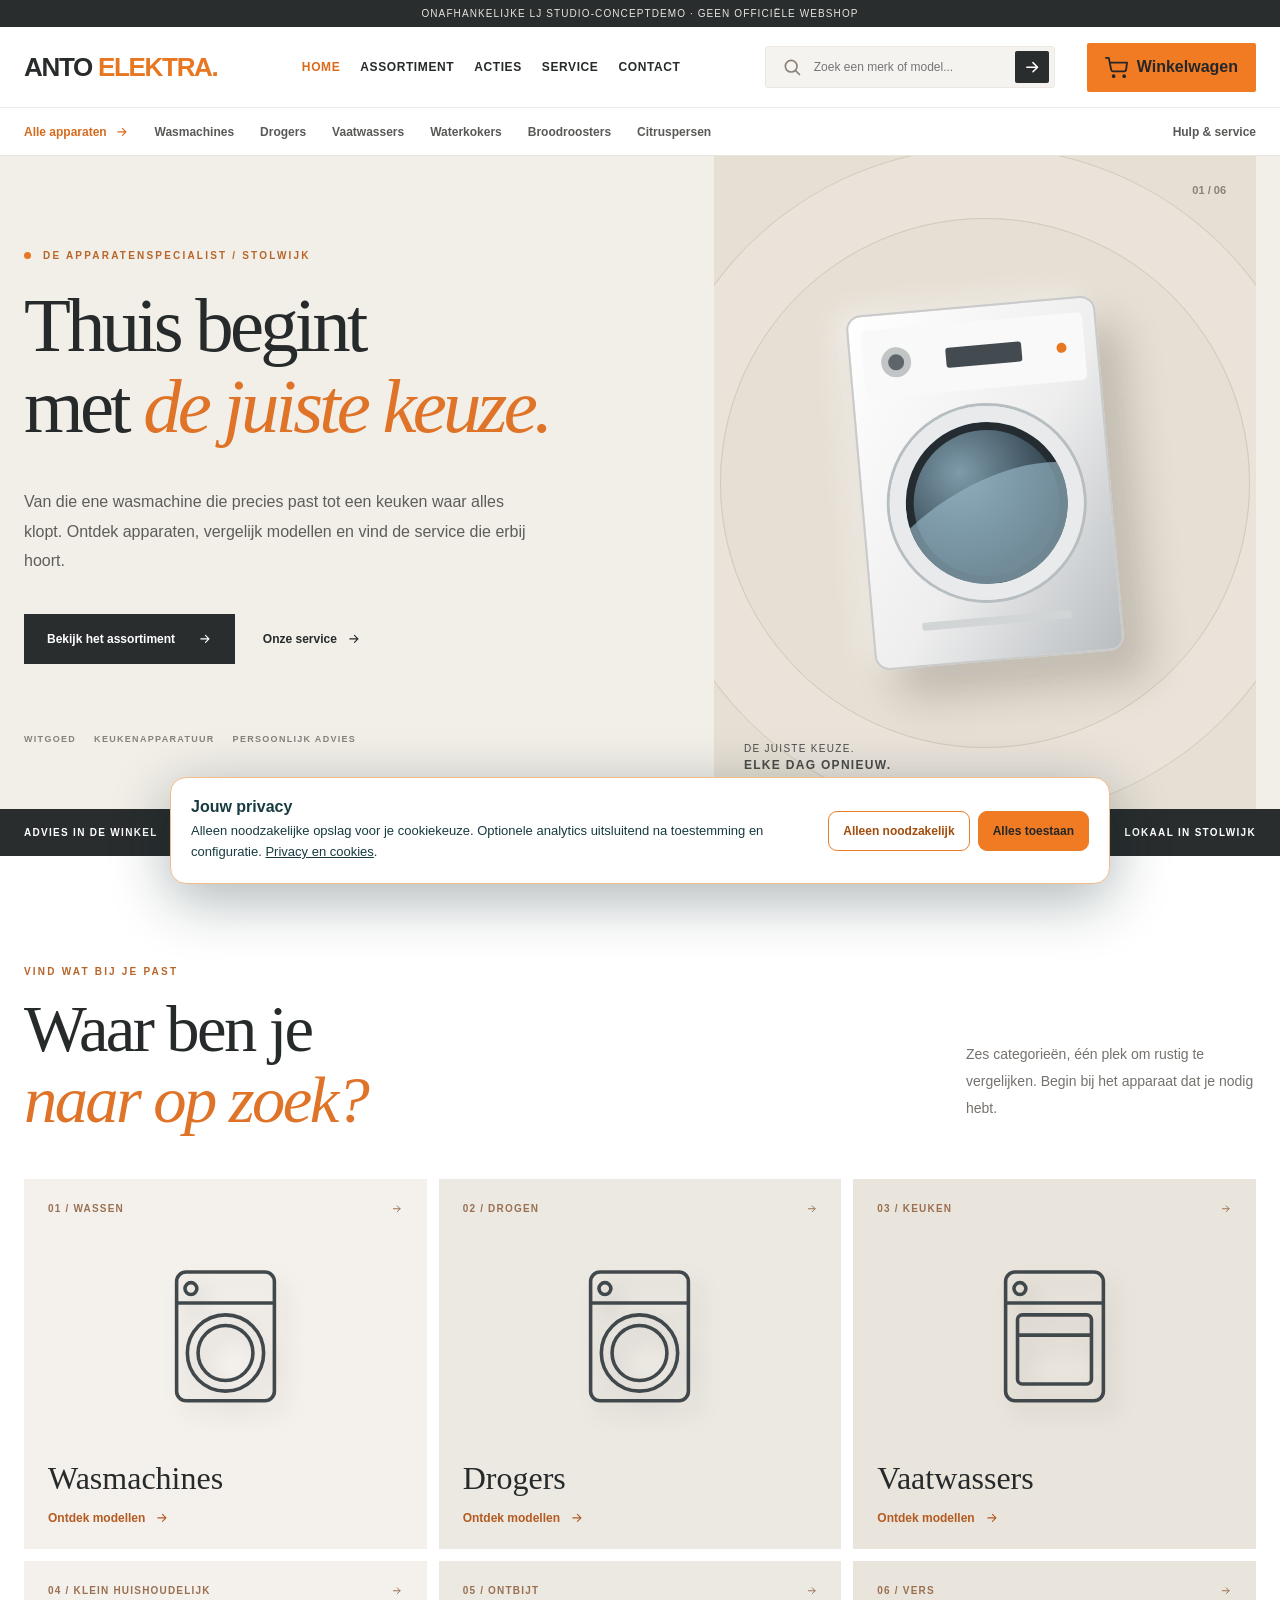
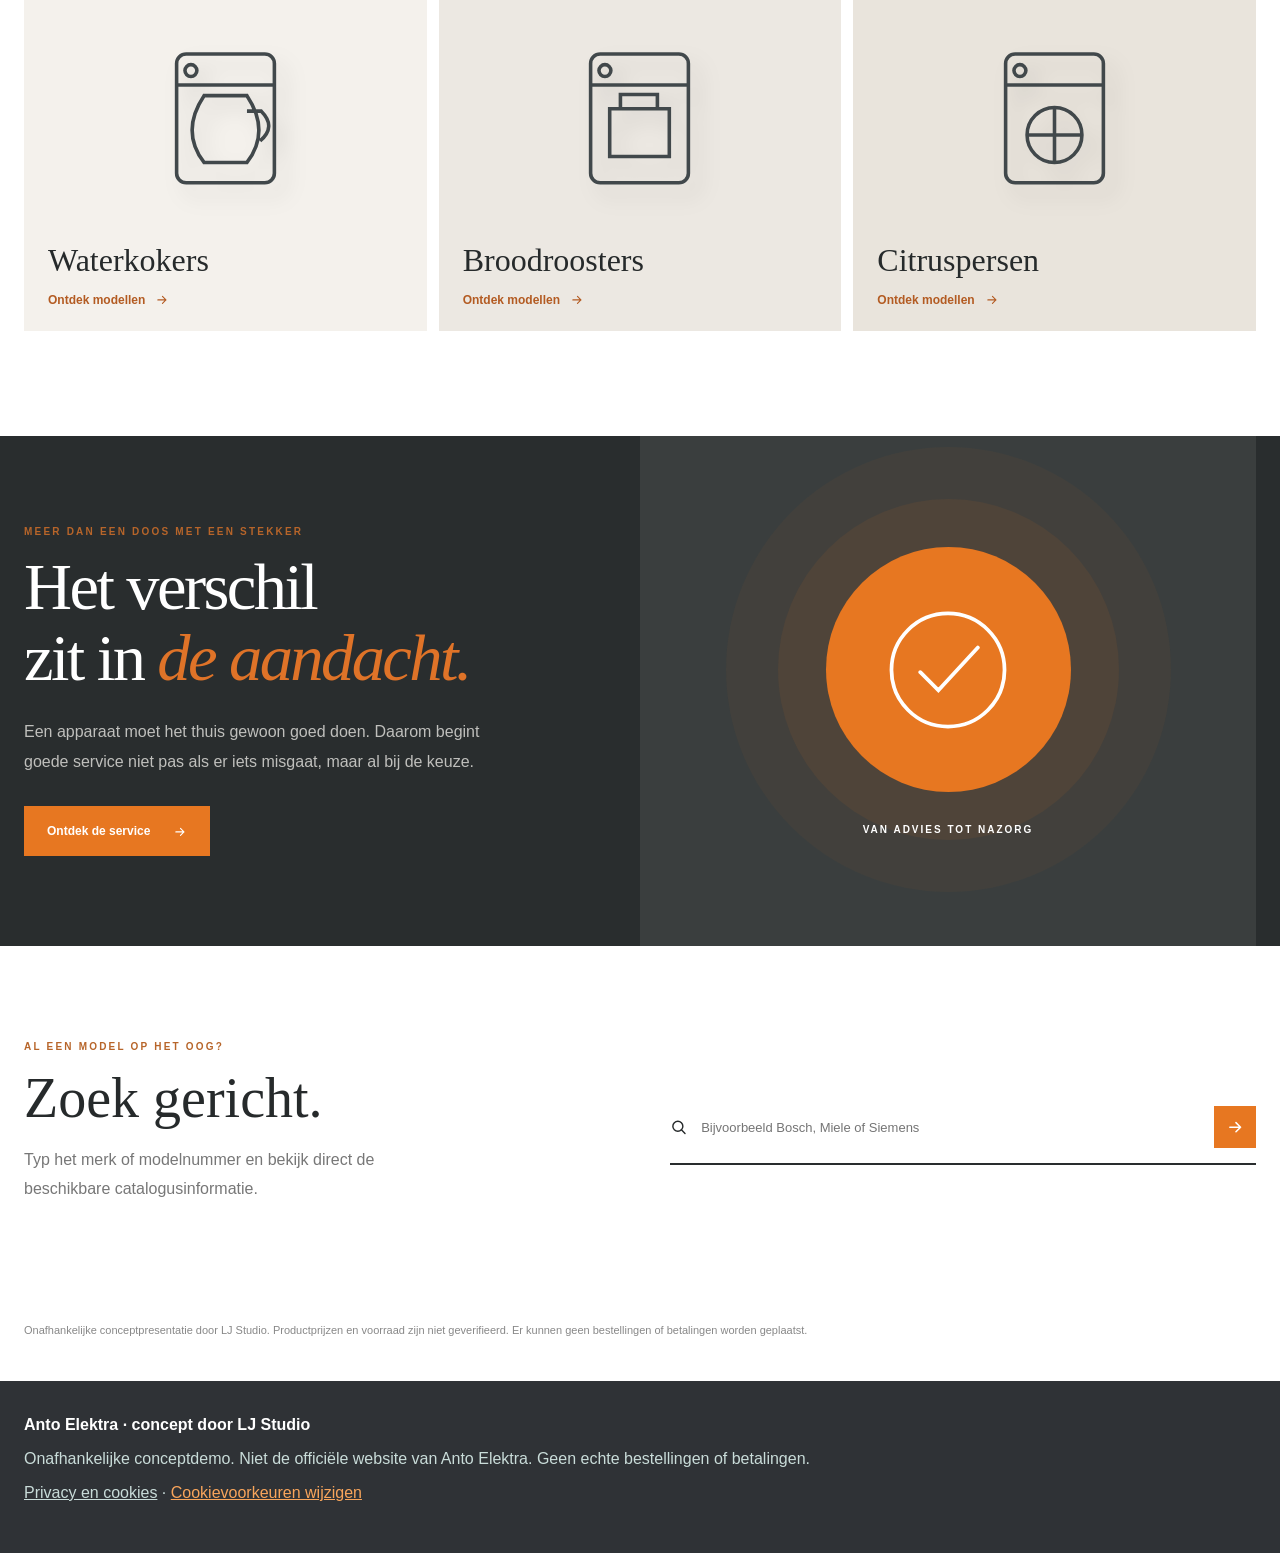
<file: index.html>
<!doctype html><html lang="nl"><head><meta charset="utf-8"><meta name="viewport" content="width=device-width,initial-scale=1"><meta name="robots" content="noindex,nofollow"><meta name="theme-color" content="#34373b"><title>Witgoed & keukenapparatuur | Anto Elektra · Concept</title><meta name="description" content="Ontdek witgoed, keukenapparatuur en service in deze onafhankelijke Anto Elektra webshopconceptpresentatie."><link rel="icon" href="assets/favicon.svg" type="image/svg+xml"><link rel="stylesheet" href="assets/style.css?v=20"></head><body><div class="top">ONAFHANKELIJKE LJ STUDIO-CONCEPTDEMO · GEEN OFFICIËLE WEBSHOP</div><header class="header"><div class="wrap head"><a class="brand" href="index.html" aria-label="Anto Elektra concept, home">ANTO<span> ELEKTRA.</span></a><nav class="site-nav" id="site-nav" aria-label="Hoofdnavigatie"><a href="index.html" aria-current="page">Home</a><a href="assortiment/index.html" >Assortiment</a><a href="index.html#acties">Acties</a><a href="service.html" >Service</a><a href="index.html#contact">Contact</a></nav><form class="premium-header-search" role="search" action="assortiment/index.html" method="get"><label class="sr-only" for="global-search">Zoek merk of model</label><svg viewBox="0 0 24 24" width="20" height="20" fill="none" stroke="currentColor" stroke-width="2" stroke-linecap="round" aria-hidden="true"><circle cx="11" cy="11" r="7"/><path d="m16 16 5 5"/></svg><input id="global-search" name="q" type="search" placeholder="Zoek een merk of model..." autocomplete="off"><button type="submit" aria-label="Zoeken"><svg class="ui-arrow" viewBox="0 0 24 24" width="18" height="18" fill="none" stroke="currentColor" stroke-width="2" stroke-linecap="round" stroke-linejoin="round" aria-hidden="true"><path d="M5 12h14m-6-6 6 6-6 6"/></svg></button></form><div class="header-controls"><a class="cart-btn" href="assortiment/index.html#winkelwagen" aria-label="Bekijk winkelwagen"><svg viewBox="0 0 24 24" width="23" height="23" fill="none" stroke="currentColor" stroke-width="1.9" stroke-linecap="round" stroke-linejoin="round" aria-hidden="true"><circle cx="9" cy="21" r="1"/><circle cx="20" cy="21" r="1"/><path d="M1 2h3l2.4 12.3a2 2 0 0 0 2 1.7H20a2 2 0 0 0 2-1.6L23 7H5"/></svg><span class="cart-label">Winkelwagen</span></a><button class="menu-toggle" type="button" aria-label="Menu openen" aria-controls="site-nav" aria-expanded="false"><svg viewBox="0 0 24 24" width="23" height="23" fill="none" stroke="currentColor" stroke-width="2" stroke-linecap="round"><path d="M4 6h16M4 12h16M4 18h16"/></svg></button></div></div></header><nav class="premium-departments" aria-label="Winkelcategorieën"><div class="wrap premium-departments-inner"><a href="assortiment/index.html" class="premium-department-all">Alle apparaten <svg class="ui-arrow" viewBox="0 0 24 24" width="18" height="18" fill="none" stroke="currentColor" stroke-width="2" stroke-linecap="round" stroke-linejoin="round" aria-hidden="true"><path d="M5 12h14m-6-6 6 6-6 6"/></svg></a><a href="assortiment/wasmachines/">Wasmachines</a><a href="assortiment/drogers/">Drogers</a><a href="assortiment/vaatwassers/">Vaatwassers</a><a href="assortiment/waterkokers/">Waterkokers</a><a href="assortiment/broodroosters/">Broodroosters</a><a href="assortiment/citruspersen/">Citruspersen</a><a class="premium-department-service" href="service.html">Hulp & service</a></div></nav><main class="anto-home"><section class="anto-hero"><div class="wrap anto-hero-grid"><div class="anto-hero-content"><span class="anto-eyebrow"><span class="anto-status-dot"></span> DE APPARATENSPECIALIST / STOLWIJK</span><h1>Thuis begint<br>met <em>de juiste keuze.</em></h1><p>Van die ene wasmachine die precies past tot een keuken waar alles klopt. Ontdek apparaten, vergelijk modellen en vind de service die erbij hoort.</p><div class="anto-hero-ctas"><a class="anto-solid-btn" href="assortiment/index.html">Bekijk het assortiment <svg class="ui-arrow" viewBox="0 0 24 24" width="18" height="18" fill="none" stroke="currentColor" stroke-width="2" stroke-linecap="round" stroke-linejoin="round" aria-hidden="true"><path d="M5 12h14m-6-6 6 6-6 6"/></svg></a><a class="anto-quiet-link" href="service.html">Onze service <svg class="ui-arrow" viewBox="0 0 24 24" width="18" height="18" fill="none" stroke="currentColor" stroke-width="2" stroke-linecap="round" stroke-linejoin="round" aria-hidden="true"><path d="M5 12h14m-6-6 6 6-6 6"/></svg></a></div><div class="anto-hero-small"><span>WITGOED</span><span>KEUKENAPPARATUUR</span><span>PERSOONLIJK ADVIES</span></div></div><div class="anto-hero-art" aria-label="Sfeervolle gestileerde wasmachine, geen productfoto" role="img"><div class="anto-art-circle"></div><div class="anto-art-machine"><div class="anto-machine-top"><span></span><i></i><b></b></div><div class="anto-machine-door"><div class="anto-machine-water"></div></div><div class="anto-machine-foot"></div></div><div class="anto-art-caption"><span>DE JUISTE KEUZE.</span><strong>ELKE DAG OPNIEUW.</strong></div><span class="anto-art-index">01 / 06</span></div></div></section><div class="anto-marquee"><div class="wrap"><span>ADVIES IN DE WINKEL</span><span>BEZORGEN & INSTALLEREN</span><span>REPARATIE & ONDERHOUD</span><span>LOKAAL IN STOLWIJK</span></div></div><section class="anto-shop-intro wrap"><div class="anto-section-head"><div><span class="anto-eyebrow">VIND WAT BIJ JE PAST</span><h2>Waar ben je<br><em>naar op zoek?</em></h2></div><p>Zes categorieën, één plek om rustig te vergelijken. Begin bij het apparaat dat je nodig hebt.</p></div><div class="anto-category-grid"><a class="anto-category-card anto-category-1" href="assortiment/wasmachines/"><div class="anto-category-top"><span>01 / WASSEN</span><svg class="ui-arrow" viewBox="0 0 24 24" width="18" height="18" fill="none" stroke="currentColor" stroke-width="2" stroke-linecap="round" stroke-linejoin="round" aria-hidden="true"><path d="M5 12h14m-6-6 6 6-6 6"/></svg></div><div class="anto-category-icon" aria-hidden="true"><svg viewBox="0 0 120 130" fill="none" stroke="currentColor" stroke-width="3"><rect x="19" y="10" width="82" height="108" rx="8"/><path d="M20 36h80"/><circle cx="31" cy="24" r="5"/><circle cx="60" cy="78" r="32"/><circle cx="60" cy="78" r="23"/></svg></div><h3>Wasmachines</h3><span class="anto-category-action">Ontdek modellen <svg class="ui-arrow" viewBox="0 0 24 24" width="18" height="18" fill="none" stroke="currentColor" stroke-width="2" stroke-linecap="round" stroke-linejoin="round" aria-hidden="true"><path d="M5 12h14m-6-6 6 6-6 6"/></svg></span></a><a class="anto-category-card anto-category-2" href="assortiment/drogers/"><div class="anto-category-top"><span>02 / DROGEN</span><svg class="ui-arrow" viewBox="0 0 24 24" width="18" height="18" fill="none" stroke="currentColor" stroke-width="2" stroke-linecap="round" stroke-linejoin="round" aria-hidden="true"><path d="M5 12h14m-6-6 6 6-6 6"/></svg></div><div class="anto-category-icon" aria-hidden="true"><svg viewBox="0 0 120 130" fill="none" stroke="currentColor" stroke-width="3"><rect x="19" y="10" width="82" height="108" rx="8"/><path d="M20 36h80"/><circle cx="31" cy="24" r="5"/><circle cx="60" cy="78" r="32"/><circle cx="60" cy="78" r="23"/></svg></div><h3>Drogers</h3><span class="anto-category-action">Ontdek modellen <svg class="ui-arrow" viewBox="0 0 24 24" width="18" height="18" fill="none" stroke="currentColor" stroke-width="2" stroke-linecap="round" stroke-linejoin="round" aria-hidden="true"><path d="M5 12h14m-6-6 6 6-6 6"/></svg></span></a><a class="anto-category-card anto-category-3" href="assortiment/vaatwassers/"><div class="anto-category-top"><span>03 / KEUKEN</span><svg class="ui-arrow" viewBox="0 0 24 24" width="18" height="18" fill="none" stroke="currentColor" stroke-width="2" stroke-linecap="round" stroke-linejoin="round" aria-hidden="true"><path d="M5 12h14m-6-6 6 6-6 6"/></svg></div><div class="anto-category-icon" aria-hidden="true"><svg viewBox="0 0 120 130" fill="none" stroke="currentColor" stroke-width="3"><rect x="19" y="10" width="82" height="108" rx="8"/><path d="M20 36h80"/><circle cx="31" cy="24" r="5"/><rect x="29" y="46" width="62" height="58" rx="4"/><path d="M29 63h62"/></svg></div><h3>Vaatwassers</h3><span class="anto-category-action">Ontdek modellen <svg class="ui-arrow" viewBox="0 0 24 24" width="18" height="18" fill="none" stroke="currentColor" stroke-width="2" stroke-linecap="round" stroke-linejoin="round" aria-hidden="true"><path d="M5 12h14m-6-6 6 6-6 6"/></svg></span></a><a class="anto-category-card anto-category-4" href="assortiment/waterkokers/"><div class="anto-category-top"><span>04 / KLEIN HUISHOUDELIJK</span><svg class="ui-arrow" viewBox="0 0 24 24" width="18" height="18" fill="none" stroke="currentColor" stroke-width="2" stroke-linecap="round" stroke-linejoin="round" aria-hidden="true"><path d="M5 12h14m-6-6 6 6-6 6"/></svg></div><div class="anto-category-icon" aria-hidden="true"><svg viewBox="0 0 120 130" fill="none" stroke="currentColor" stroke-width="3"><rect x="19" y="10" width="82" height="108" rx="8"/><path d="M20 36h80"/><circle cx="31" cy="24" r="5"/><path d="M42 45q-20 30 0 56h36q20-26 0-56zM78 58h12q13 13-1 25"/></svg></div><h3>Waterkokers</h3><span class="anto-category-action">Ontdek modellen <svg class="ui-arrow" viewBox="0 0 24 24" width="18" height="18" fill="none" stroke="currentColor" stroke-width="2" stroke-linecap="round" stroke-linejoin="round" aria-hidden="true"><path d="M5 12h14m-6-6 6 6-6 6"/></svg></span></a><a class="anto-category-card anto-category-5" href="assortiment/broodroosters/"><div class="anto-category-top"><span>05 / ONTBIJT</span><svg class="ui-arrow" viewBox="0 0 24 24" width="18" height="18" fill="none" stroke="currentColor" stroke-width="2" stroke-linecap="round" stroke-linejoin="round" aria-hidden="true"><path d="M5 12h14m-6-6 6 6-6 6"/></svg></div><div class="anto-category-icon" aria-hidden="true"><svg viewBox="0 0 120 130" fill="none" stroke="currentColor" stroke-width="3"><rect x="19" y="10" width="82" height="108" rx="8"/><path d="M20 36h80"/><circle cx="31" cy="24" r="5"/><path d="M35 56h50v40H35zM44 56V44h31v12"/></svg></div><h3>Broodroosters</h3><span class="anto-category-action">Ontdek modellen <svg class="ui-arrow" viewBox="0 0 24 24" width="18" height="18" fill="none" stroke="currentColor" stroke-width="2" stroke-linecap="round" stroke-linejoin="round" aria-hidden="true"><path d="M5 12h14m-6-6 6 6-6 6"/></svg></span></a><a class="anto-category-card anto-category-6" href="assortiment/citruspersen/"><div class="anto-category-top"><span>06 / VERS</span><svg class="ui-arrow" viewBox="0 0 24 24" width="18" height="18" fill="none" stroke="currentColor" stroke-width="2" stroke-linecap="round" stroke-linejoin="round" aria-hidden="true"><path d="M5 12h14m-6-6 6 6-6 6"/></svg></div><div class="anto-category-icon" aria-hidden="true"><svg viewBox="0 0 120 130" fill="none" stroke="currentColor" stroke-width="3"><rect x="19" y="10" width="82" height="108" rx="8"/><path d="M20 36h80"/><circle cx="31" cy="24" r="5"/><circle cx="60" cy="78" r="23"/><path d="M60 55v46M37 78h46"/></svg></div><h3>Citruspersen</h3><span class="anto-category-action">Ontdek modellen <svg class="ui-arrow" viewBox="0 0 24 24" width="18" height="18" fill="none" stroke="currentColor" stroke-width="2" stroke-linecap="round" stroke-linejoin="round" aria-hidden="true"><path d="M5 12h14m-6-6 6 6-6 6"/></svg></span></a></div></section><section class="anto-editorial"><div class="wrap anto-editorial-grid"><div class="anto-editorial-copy"><span class="anto-eyebrow">MEER DAN EEN DOOS MET EEN STEKKER</span><h2>Het verschil<br>zit in <em>de aandacht.</em></h2><p>Een apparaat moet het thuis gewoon goed doen. Daarom begint goede service niet pas als er iets misgaat, maar al bij de keuze.</p><a class="anto-solid-btn" href="service.html">Ontdek de service <svg class="ui-arrow" viewBox="0 0 24 24" width="18" height="18" fill="none" stroke="currentColor" stroke-width="2" stroke-linecap="round" stroke-linejoin="round" aria-hidden="true"><path d="M5 12h14m-6-6 6 6-6 6"/></svg></a></div><div class="anto-editorial-visual"><div class="anto-editorial-disc"><svg viewBox="0 0 150 150" fill="none" stroke="currentColor" stroke-width="3.5" stroke-linecap="round"><circle cx="75" cy="75" r="53"/><path d="m49 77 17 17 37-40"/></svg></div><span>VAN ADVIES TOT NAZORG</span></div></div></section><section class="anto-search-cta wrap"><div><span class="anto-eyebrow">AL EEN MODEL OP HET OOG?</span><h2>Zoek gericht.</h2><p>Typ het merk of modelnummer en bekijk direct de beschikbare catalogusinformatie.</p></div><form action="assortiment/index.html" method="get" role="search"><label class="sr-only" for="anto-search">Zoek producten</label><svg viewBox="0 0 24 24" width="20" height="20" fill="none" stroke="currentColor" stroke-width="2" stroke-linecap="round" aria-hidden="true"><circle cx="11" cy="11" r="7"/><path d="m16 16 5 5"/></svg><input id="anto-search" name="q" type="search" placeholder="Bijvoorbeeld Bosch, Miele of Siemens" required><button type="submit" aria-label="Zoek producten"><svg class="ui-arrow" viewBox="0 0 24 24" width="18" height="18" fill="none" stroke="currentColor" stroke-width="2" stroke-linecap="round" stroke-linejoin="round" aria-hidden="true"><path d="M5 12h14m-6-6 6 6-6 6"/></svg></button></form></section><section class="anto-demo-note wrap"><p>Onafhankelijke conceptpresentatie door LJ Studio. Productprijzen en voorraad zijn niet geverifieerd. Er kunnen geen bestellingen of betalingen worden geplaatst.</p></section></main><footer class="foot" id="contact"><div class="wrap"><strong>Anto Elektra · concept door LJ Studio</strong><p>Onafhankelijke conceptdemo. Niet de officiële website van Anto Elektra. Geen echte bestellingen of betalingen.</p><p><a href="privacy.html">Privacy en cookies</a> · <button type="button" data-cookie-settings class="cookie-link">Cookievoorkeuren wijzigen</button></p></div></footer><button class="back-to-top" type="button" aria-label="Terug naar boven" title="Terug naar boven"><svg viewBox="0 0 24 24" width="21" height="21" fill="none" stroke="currentColor" stroke-width="2.2" stroke-linecap="round" stroke-linejoin="round" aria-hidden="true"><path d="m5 14 7-7 7 7M12 7v13"/></svg></button><div class="cookie-banner" id="cookie-banner" role="region" aria-label="Cookiekeuze" hidden><div><strong>Jouw privacy</strong><p>Alleen noodzakelijke opslag voor je cookiekeuze. Optionele analytics uitsluitend na toestemming en configuratie. <a href="privacy.html">Privacy en cookies</a>.</p></div><div class="cookie-actions"><button type="button" id="cookie-necessary">Alleen noodzakelijk</button><button type="button" id="cookie-accept">Alles toestaan</button></div></div><script src="assets/config.js" defer></script><script src="assets/consent.js" defer></script><script src="assets/site.js?v=1" defer></script></body></html>
</file>
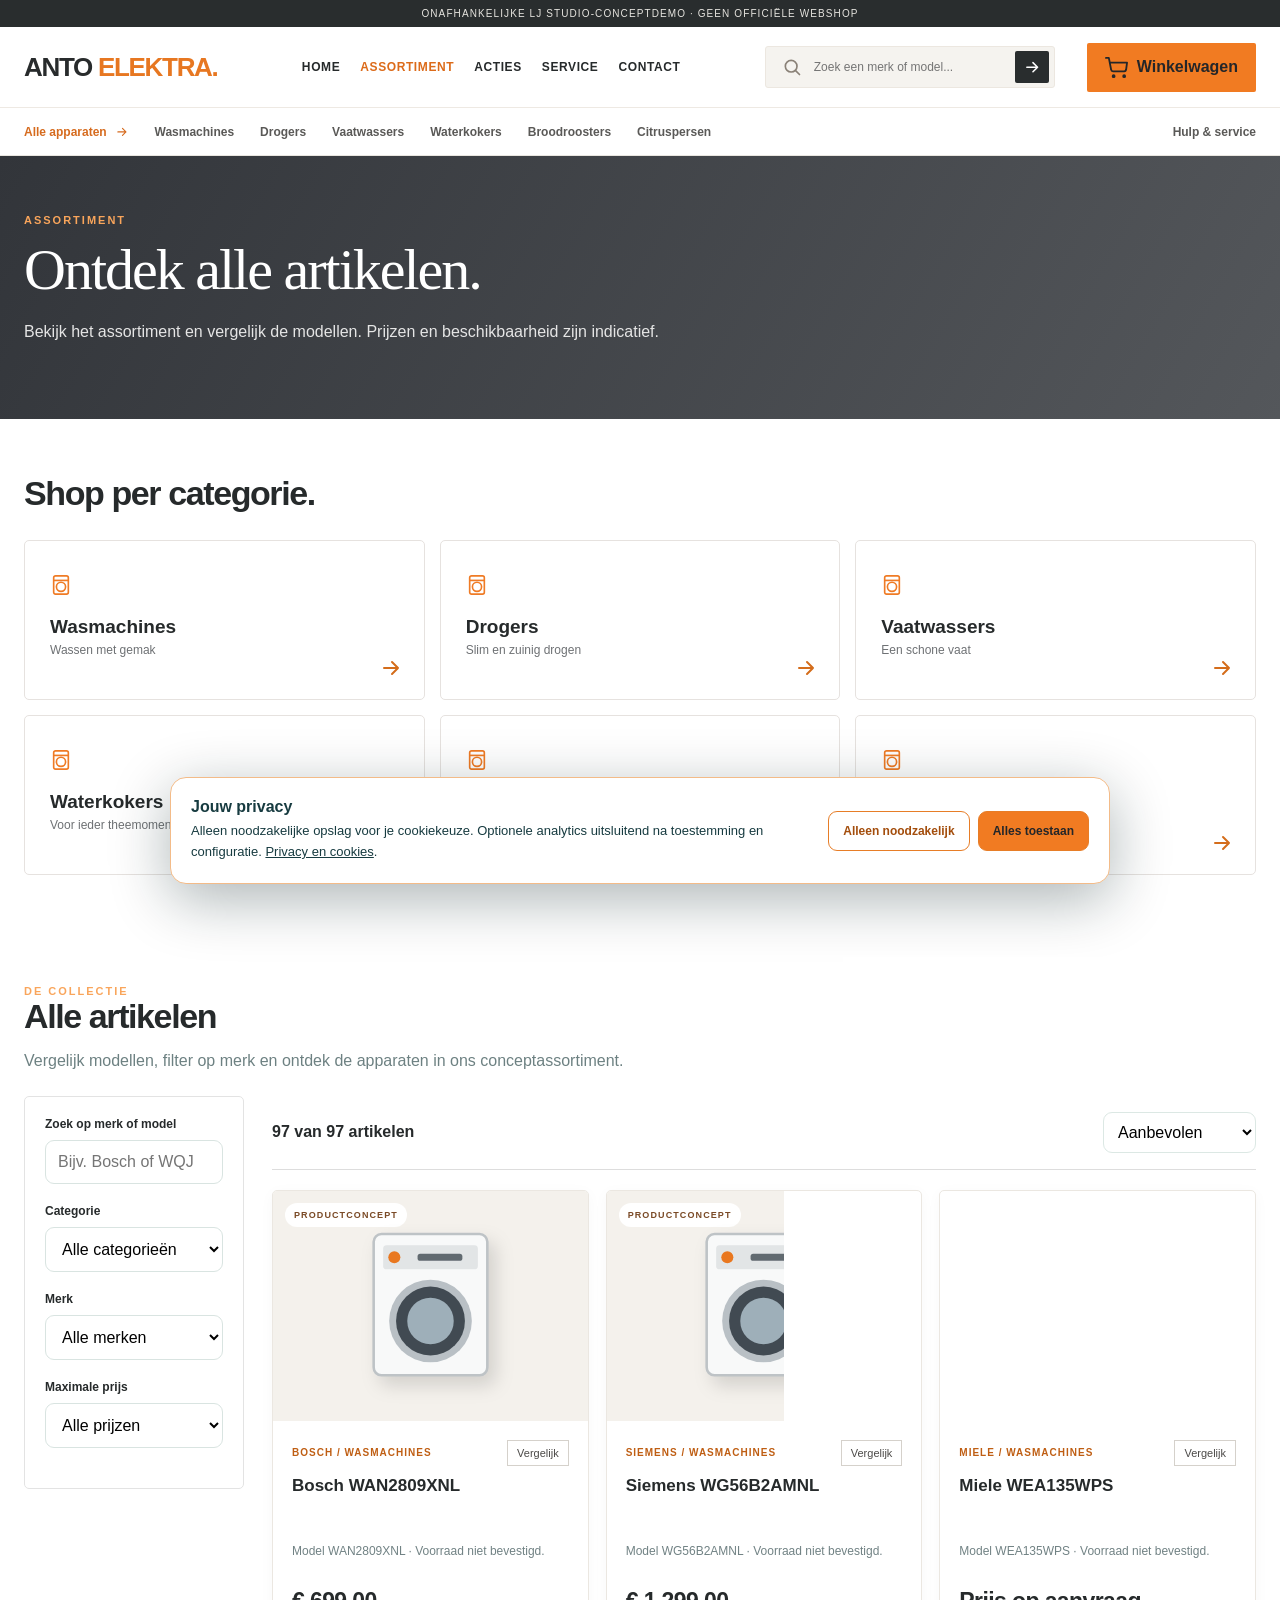
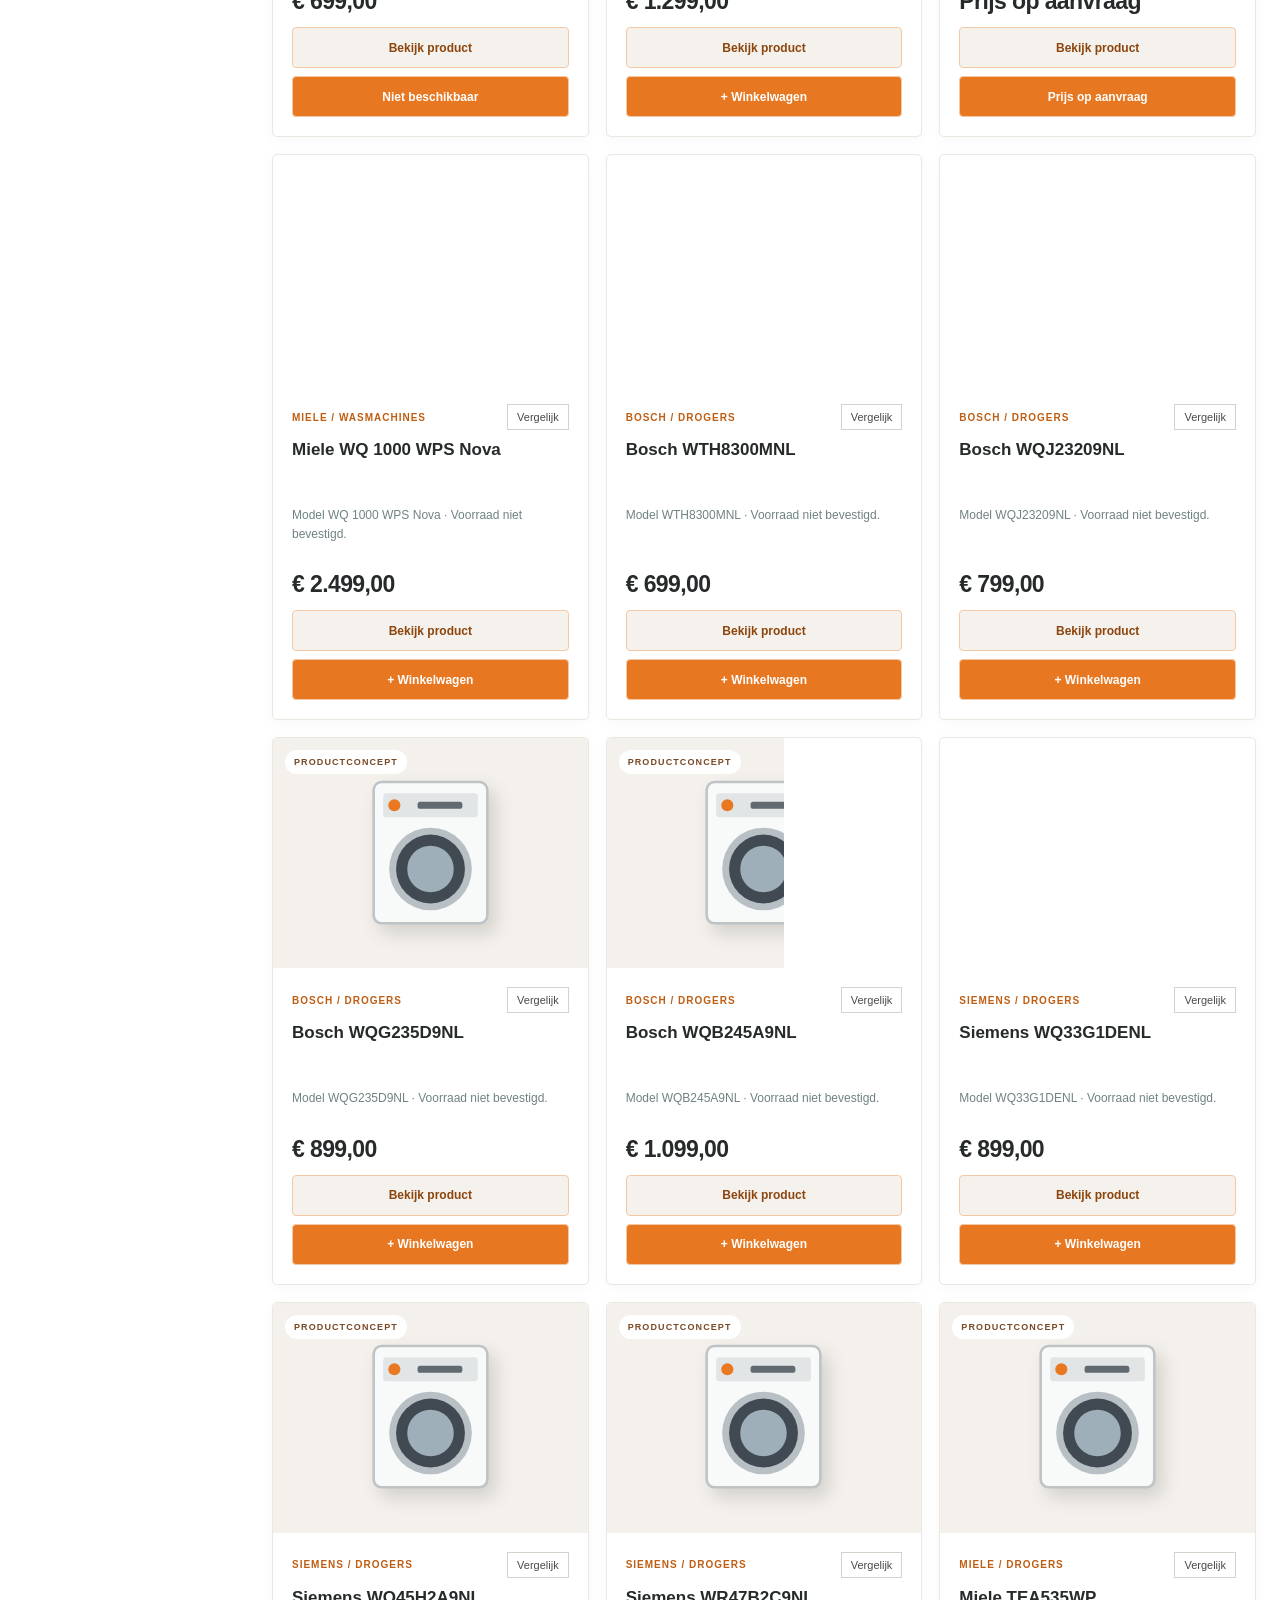
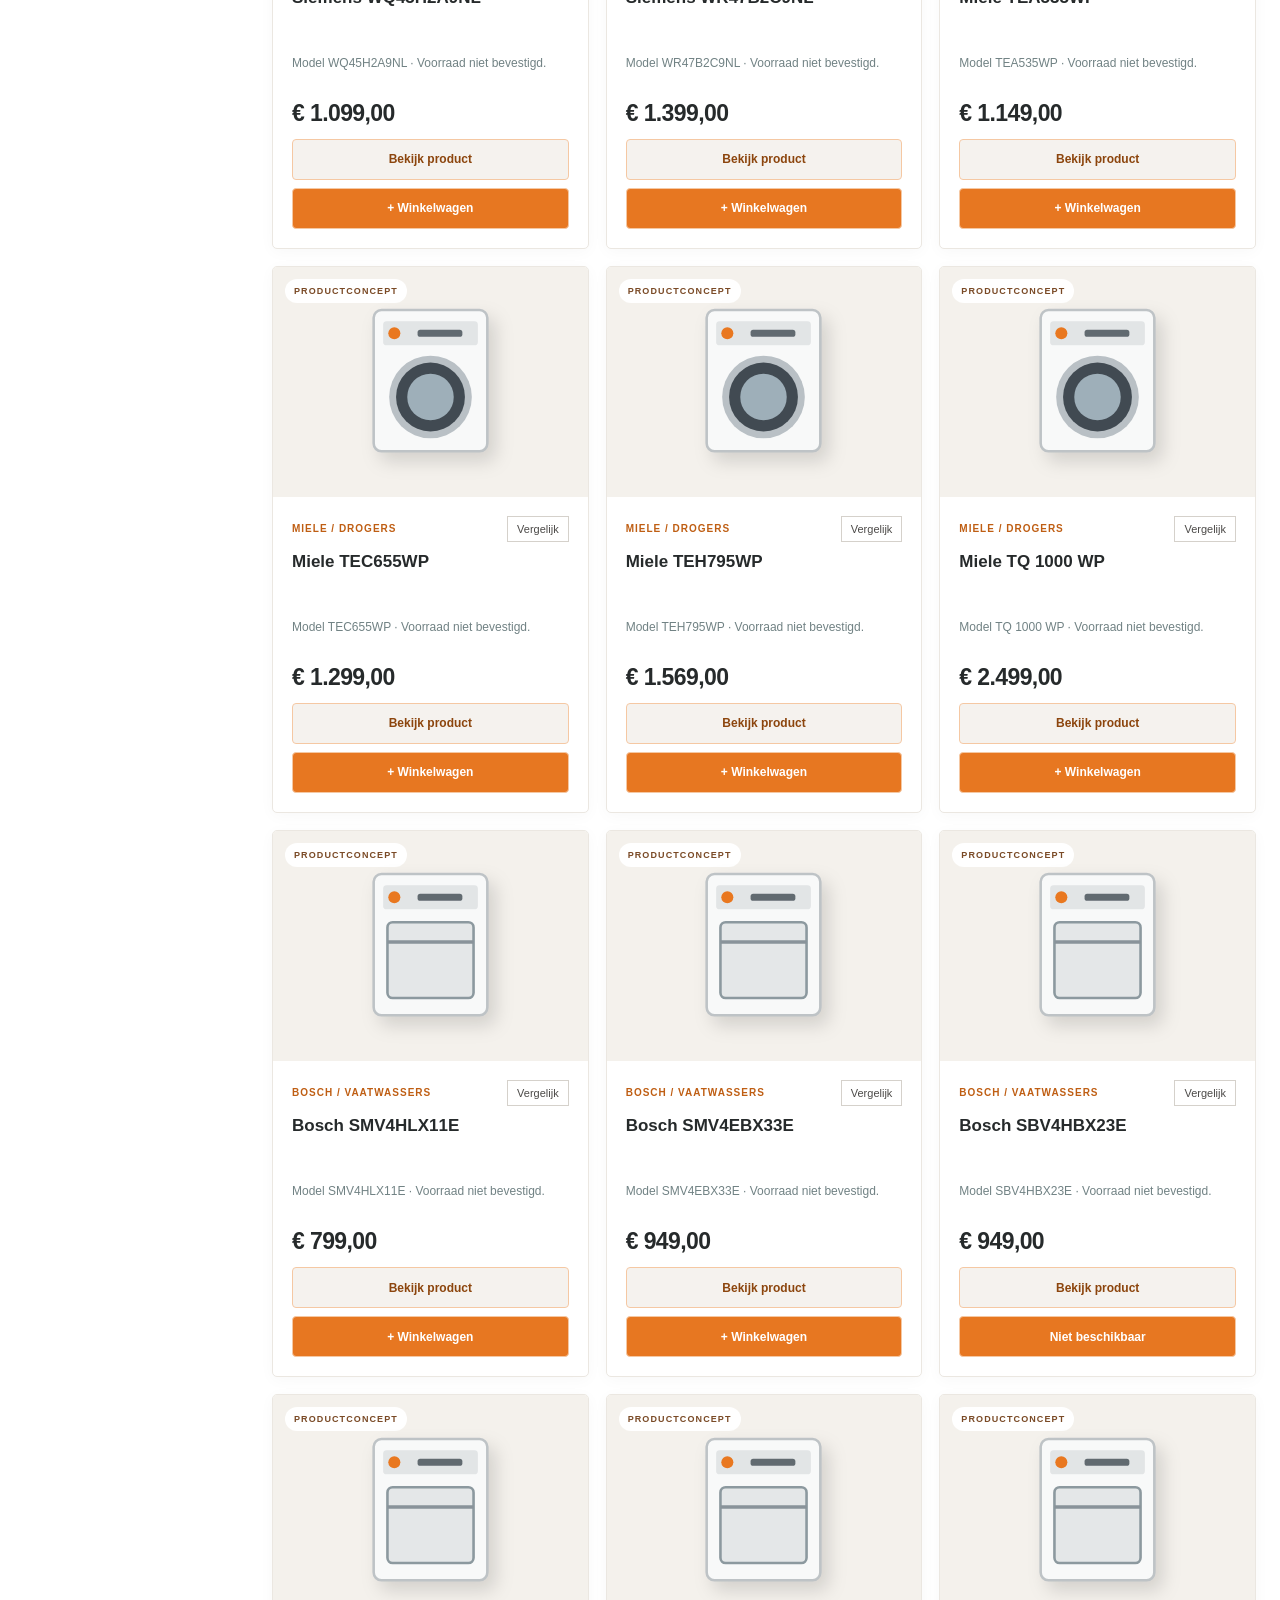
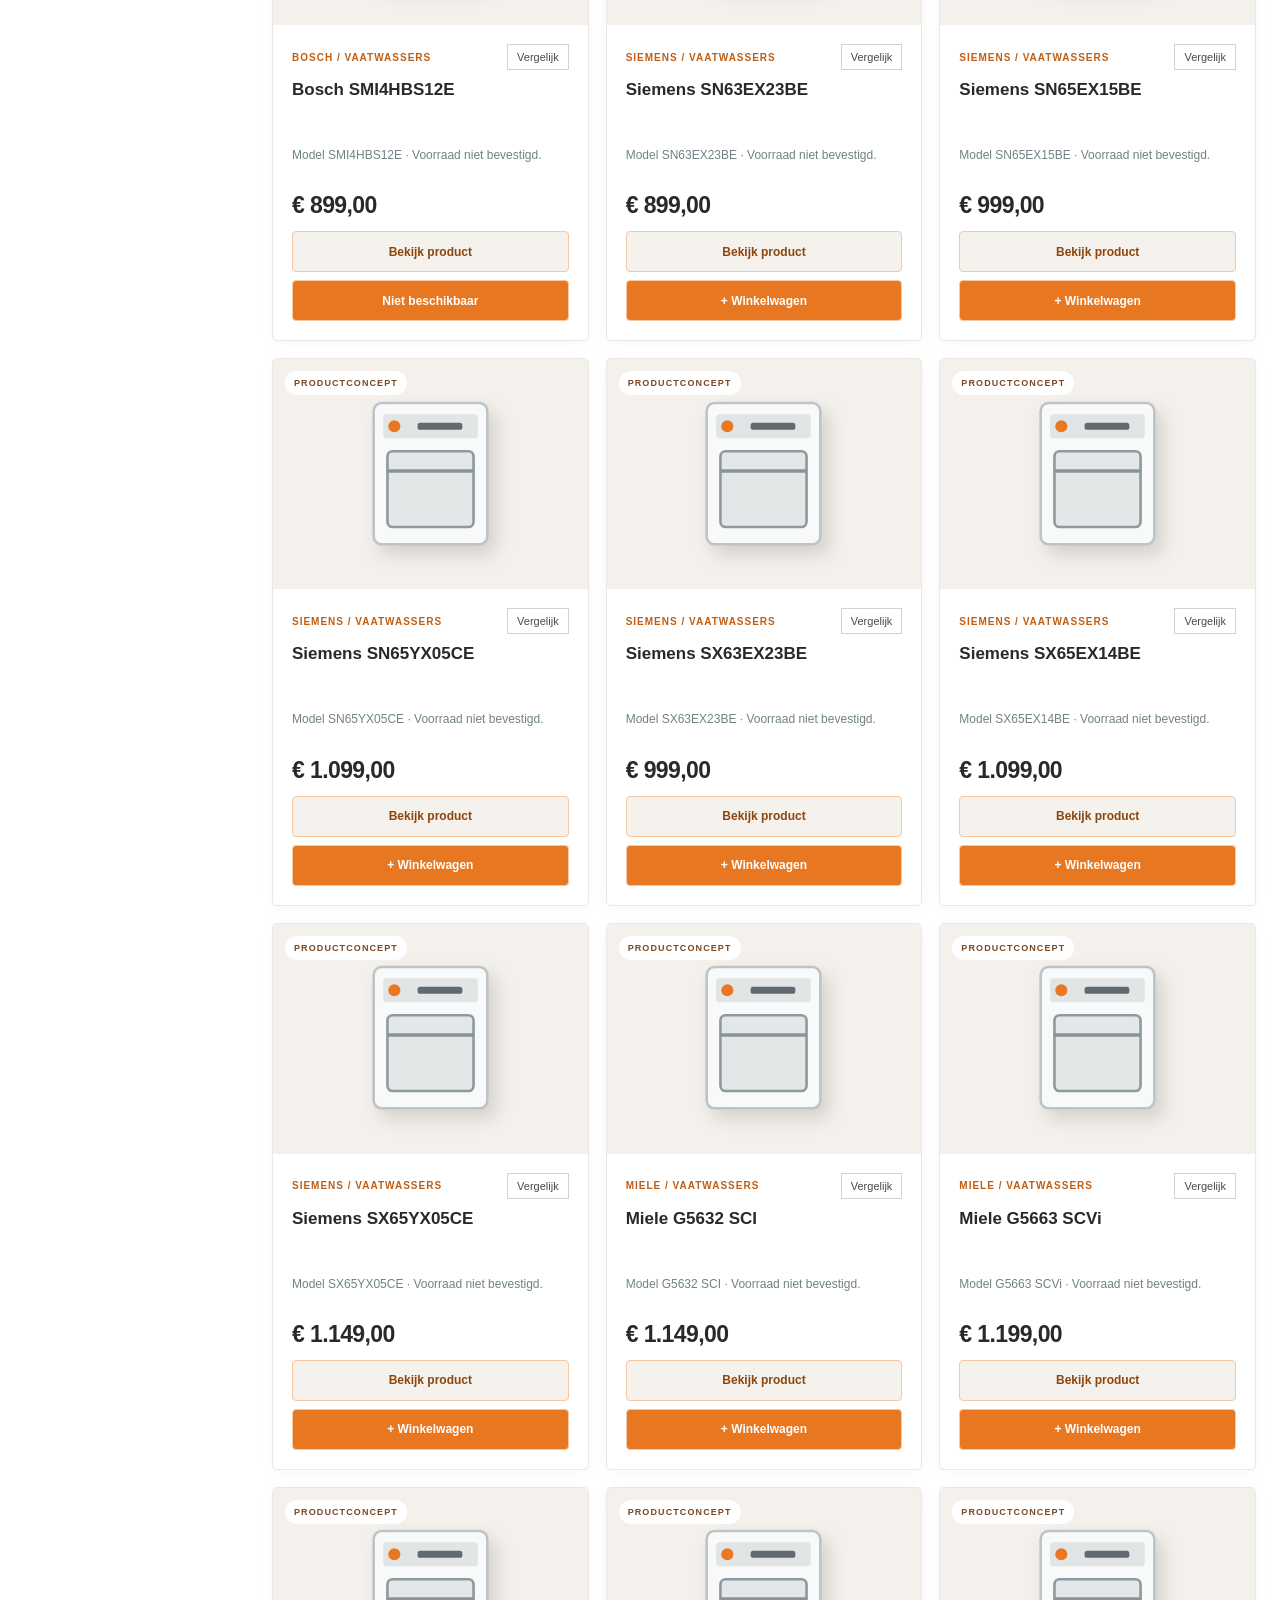
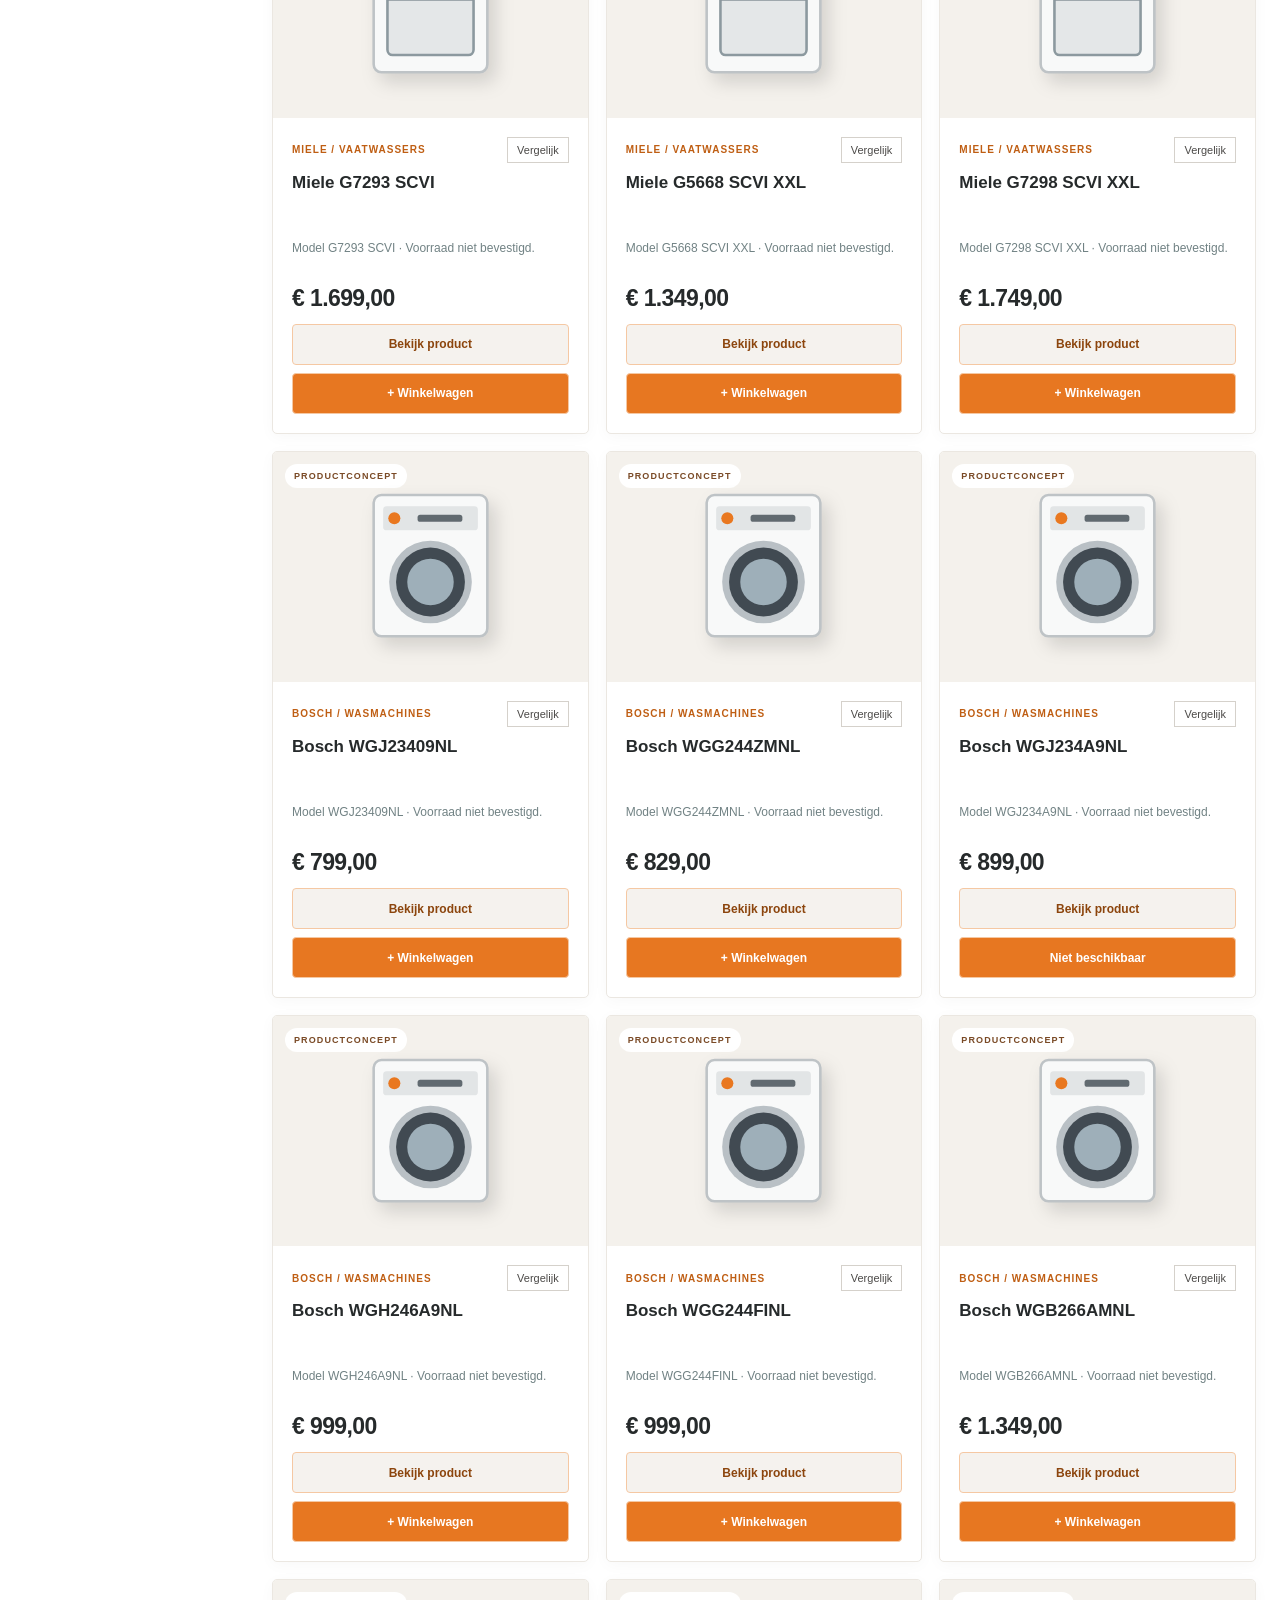
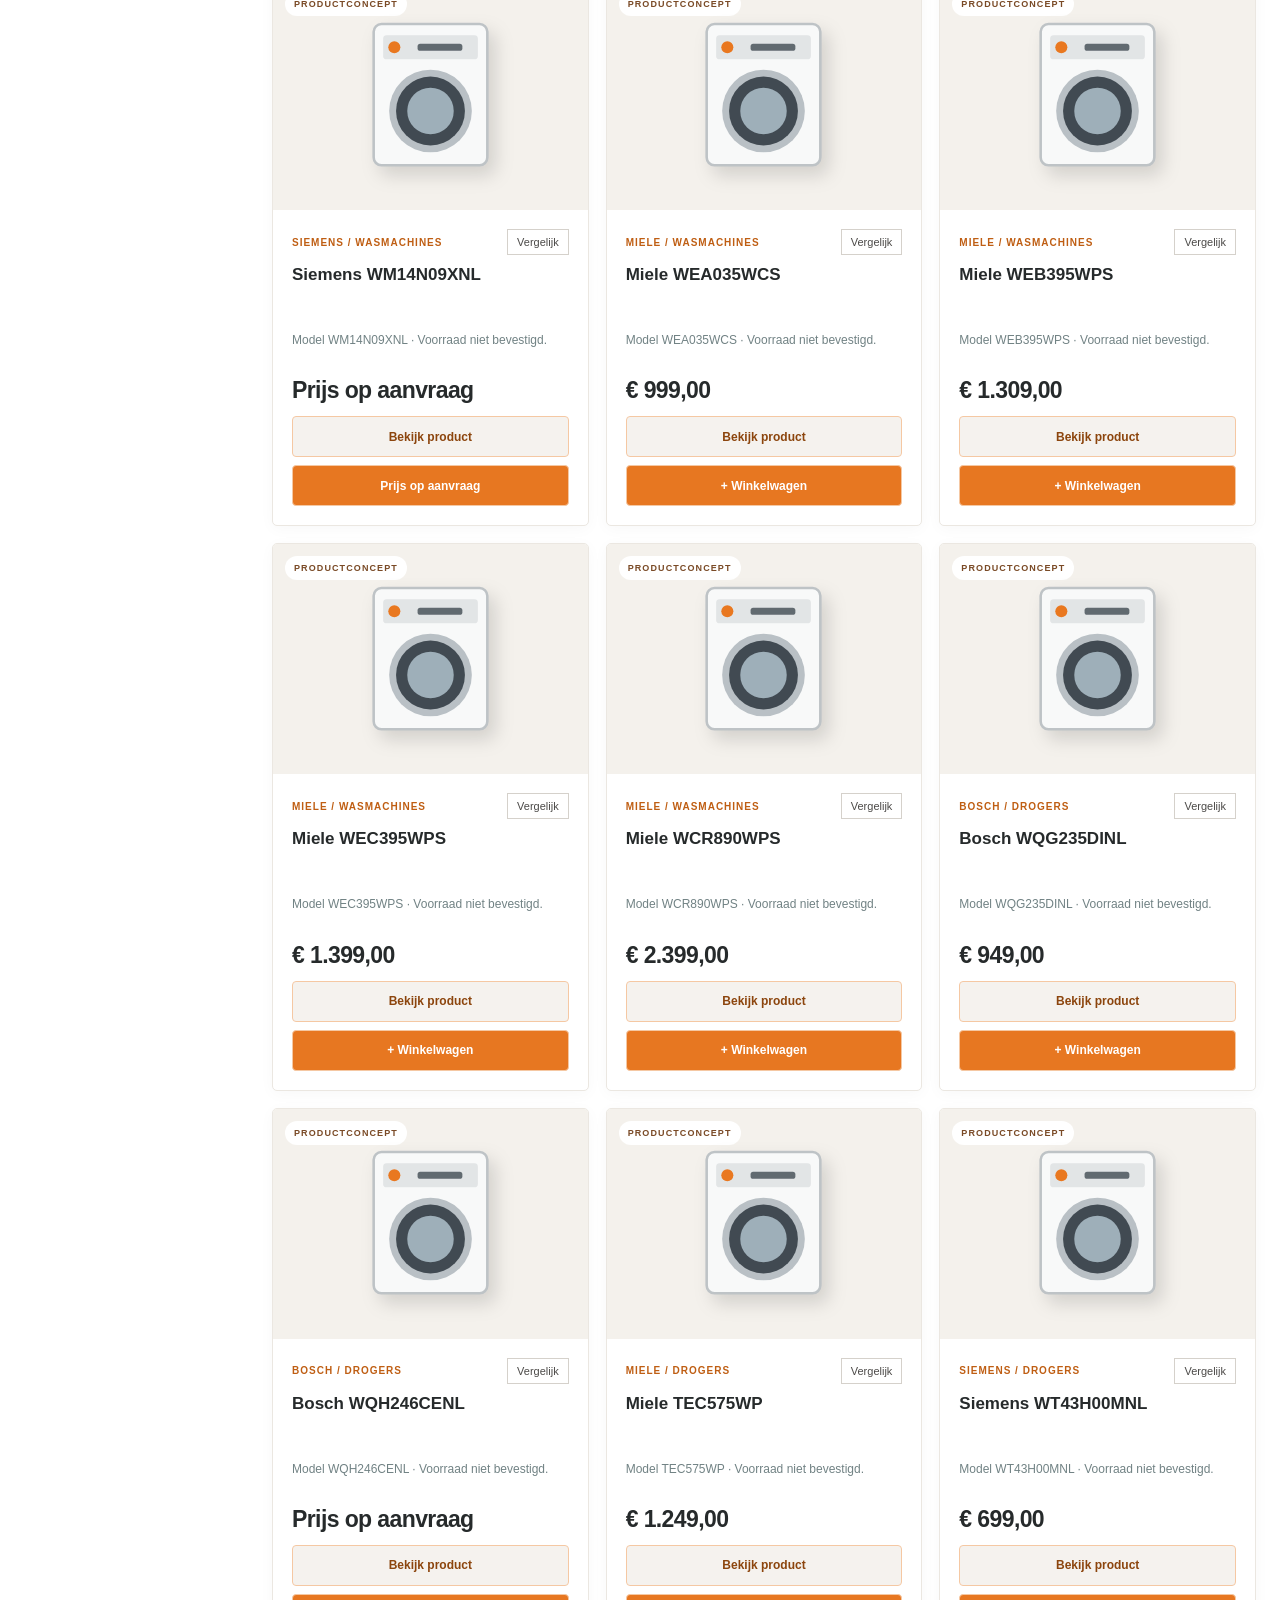
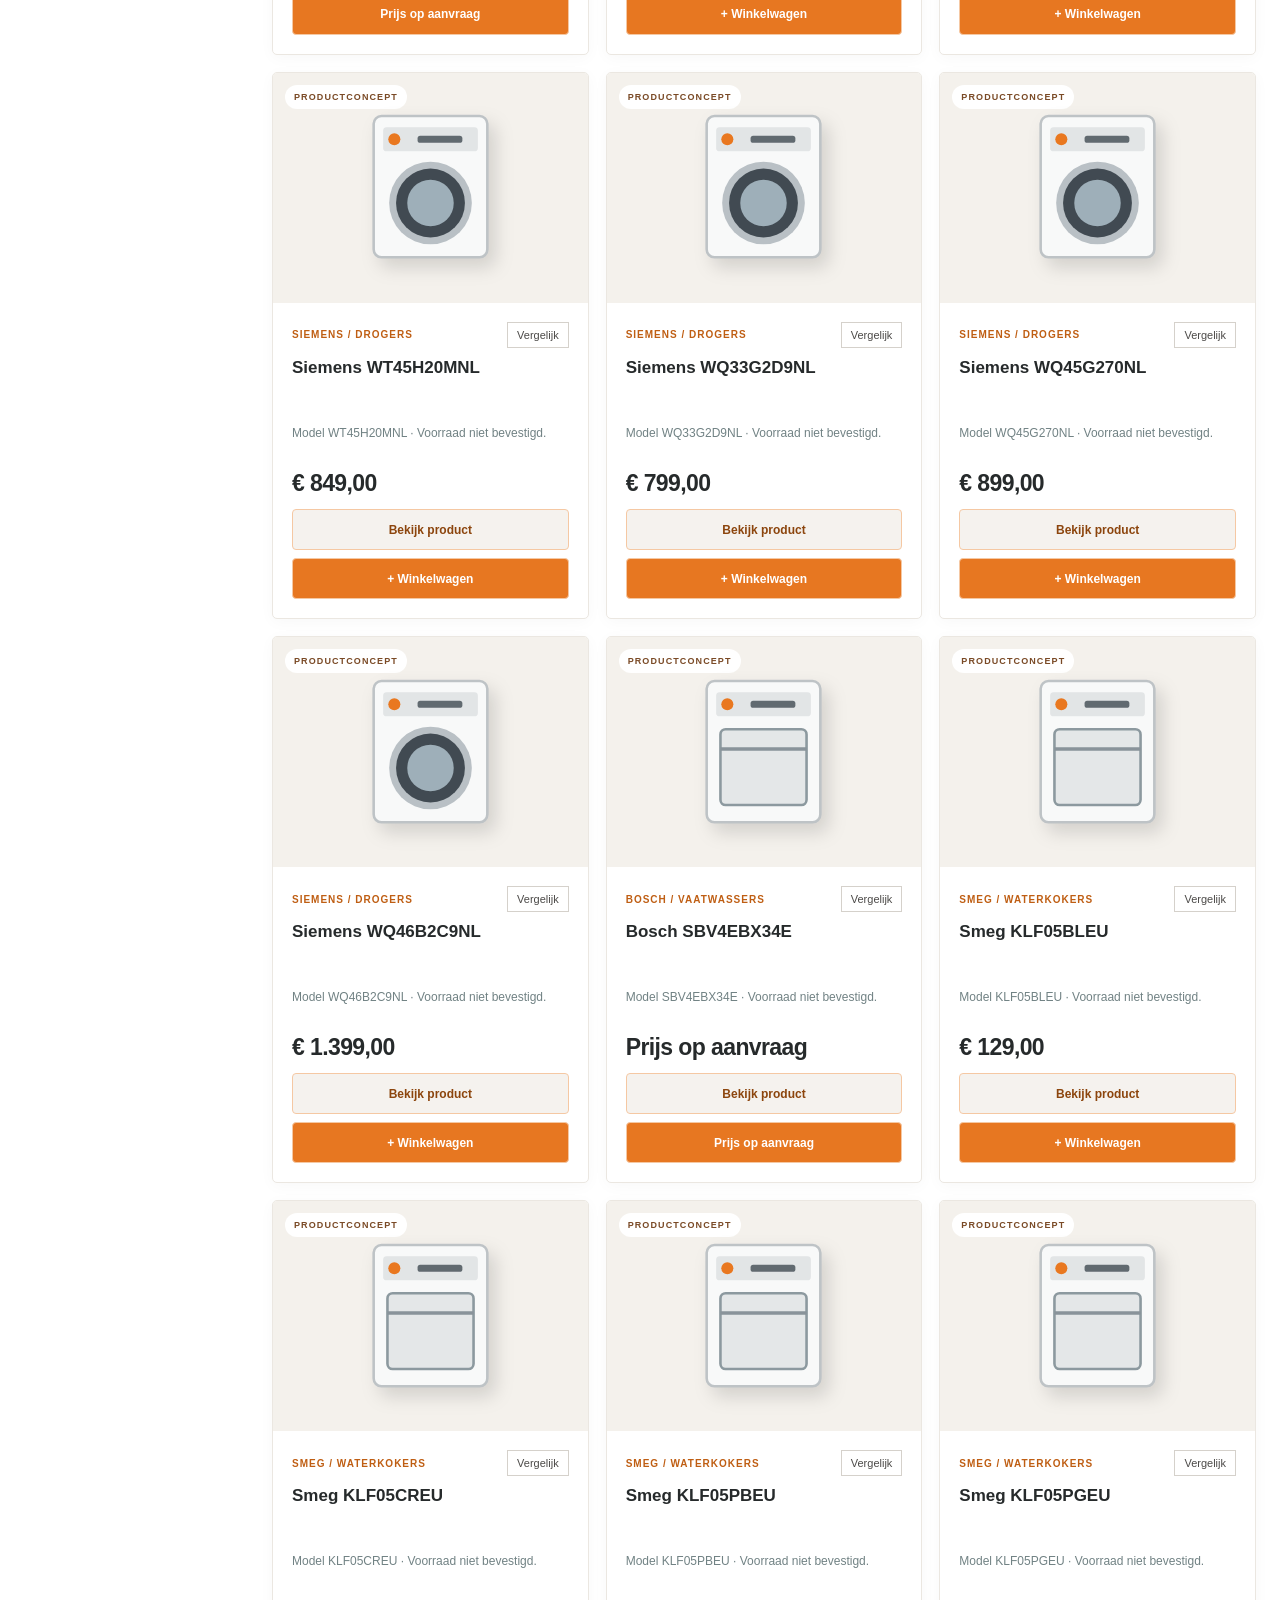
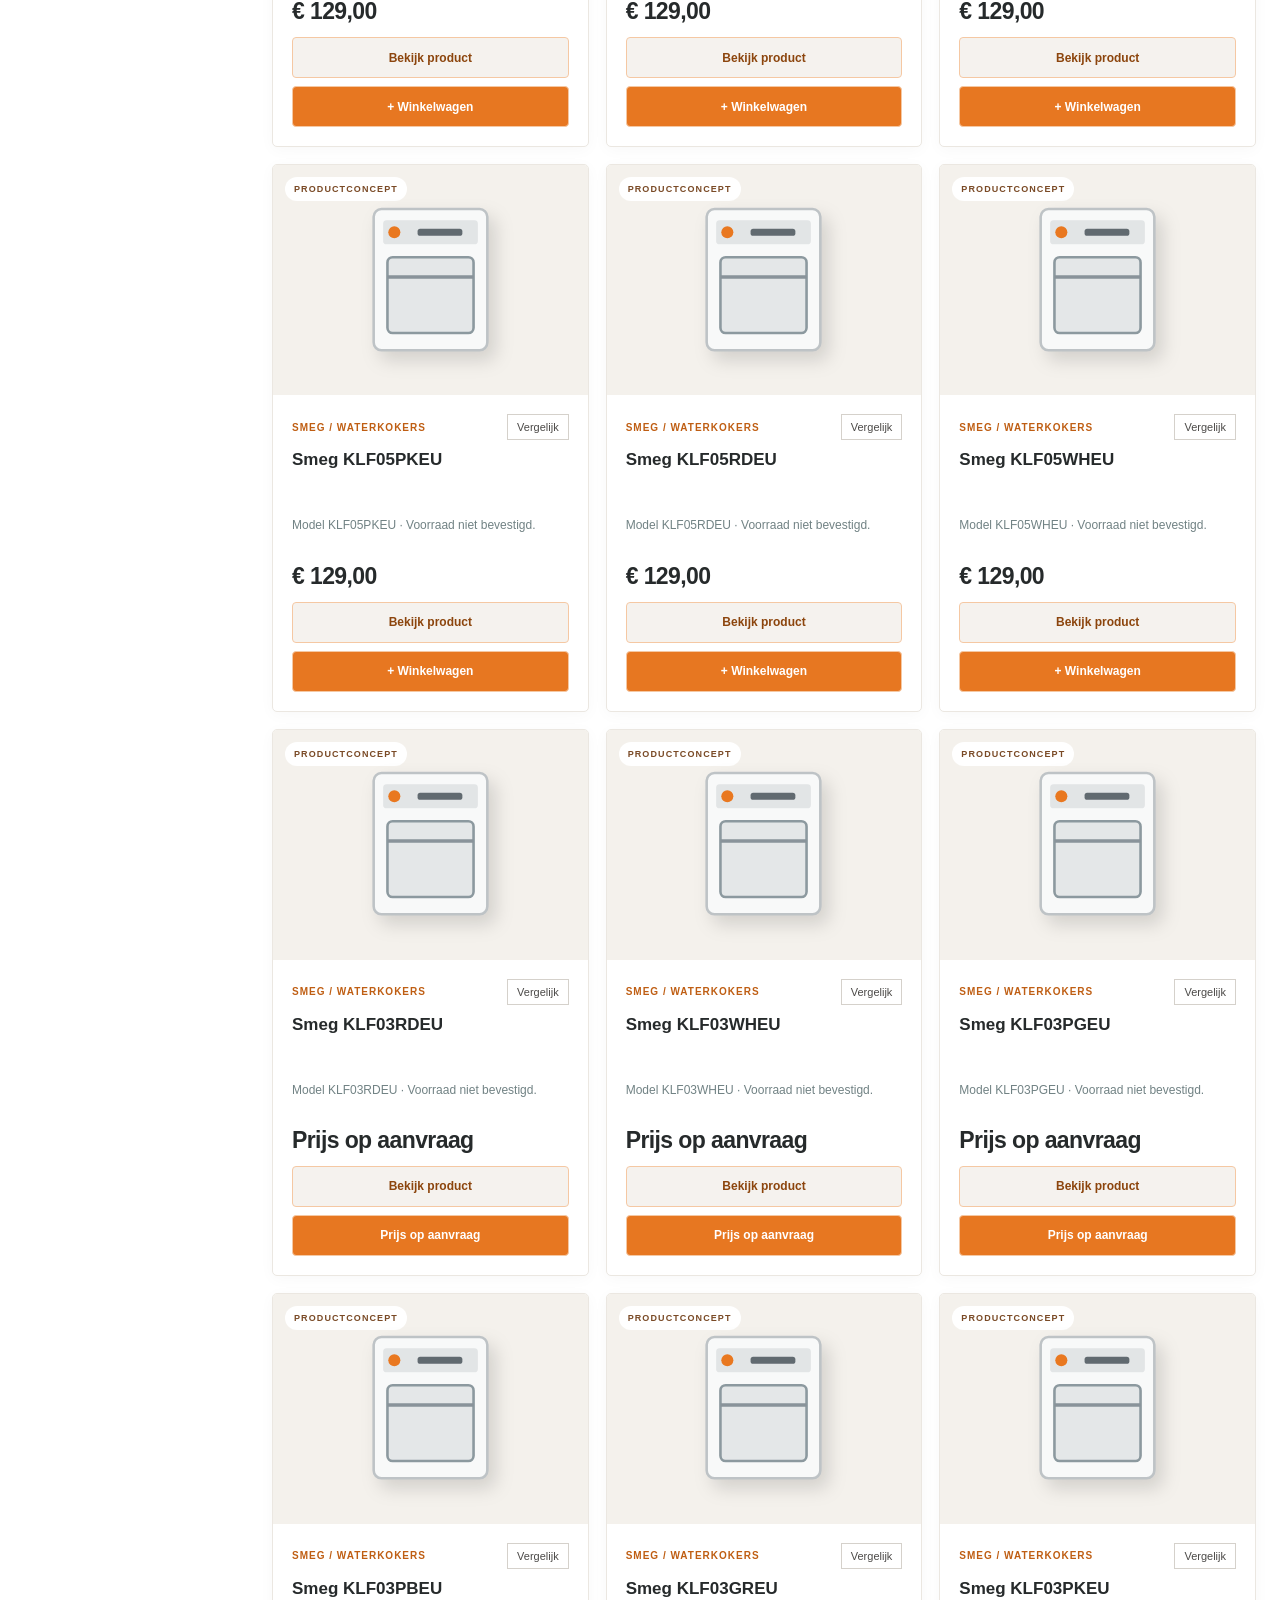
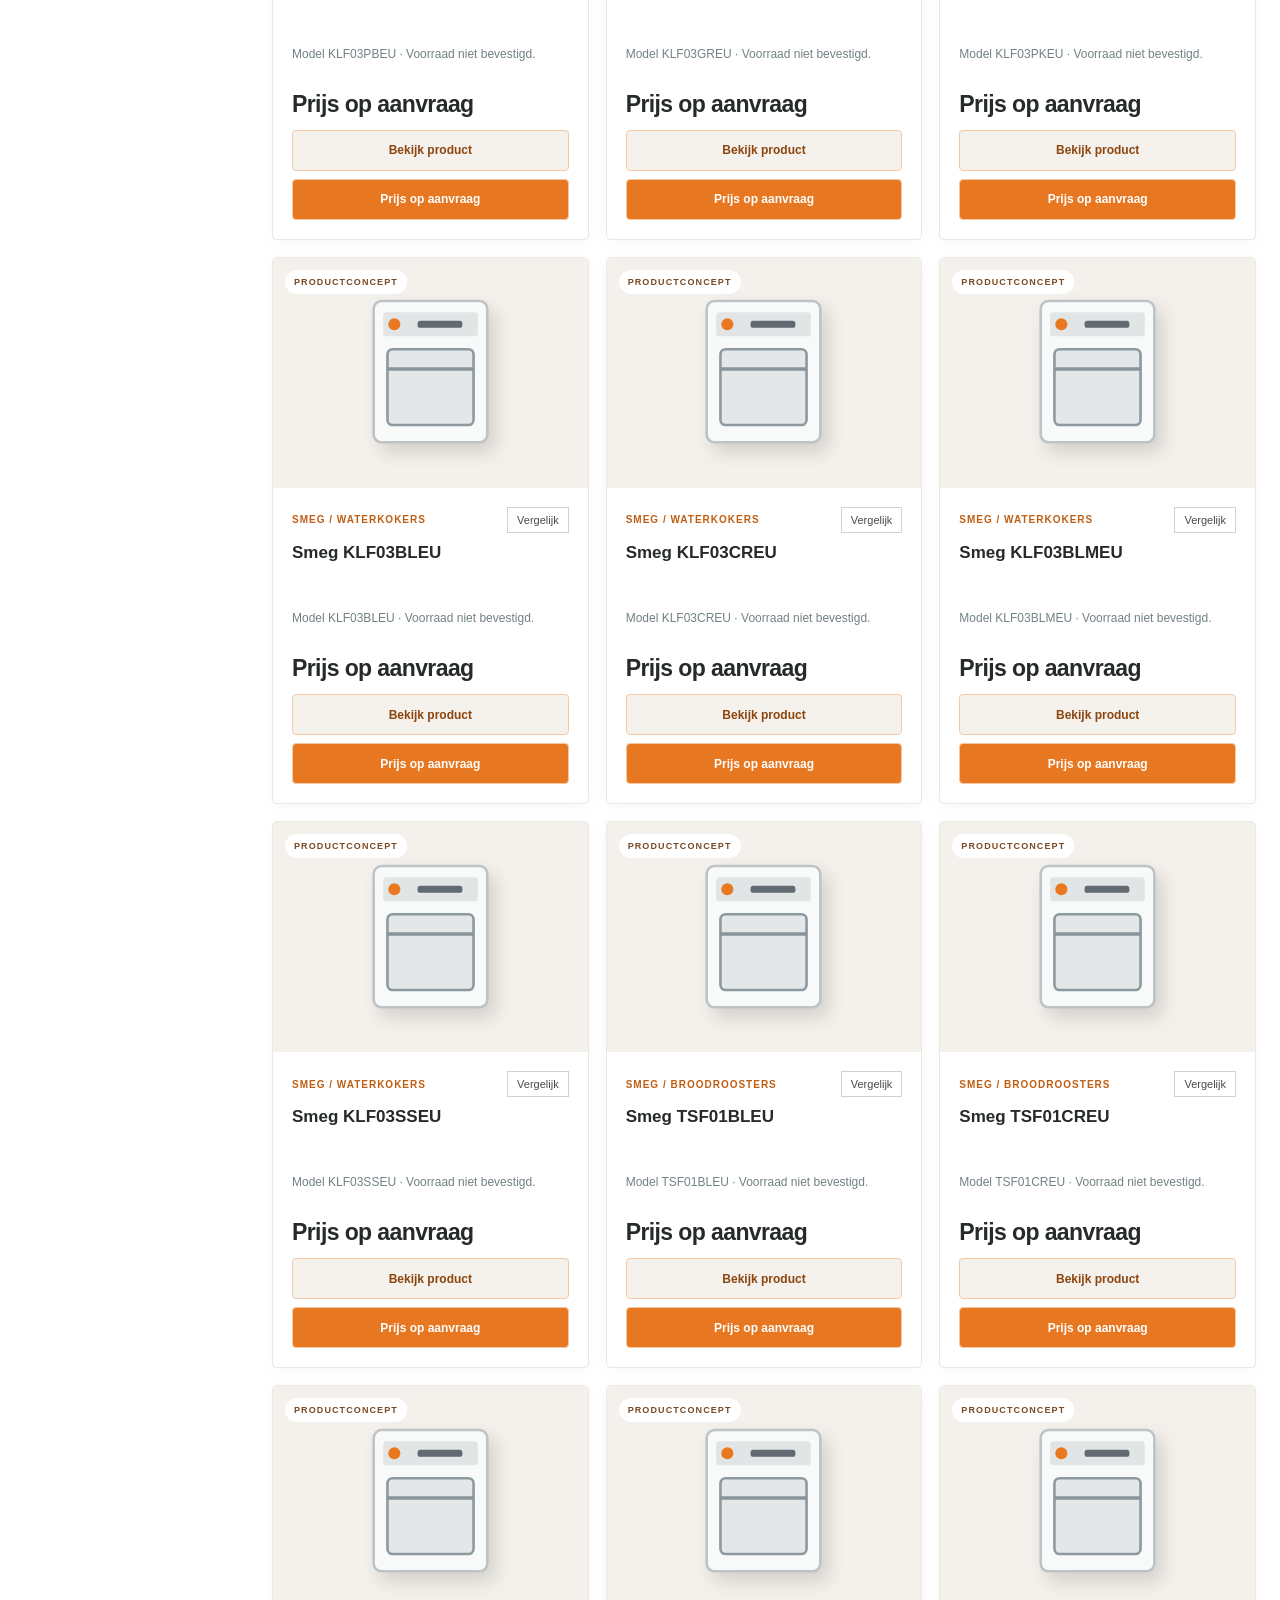
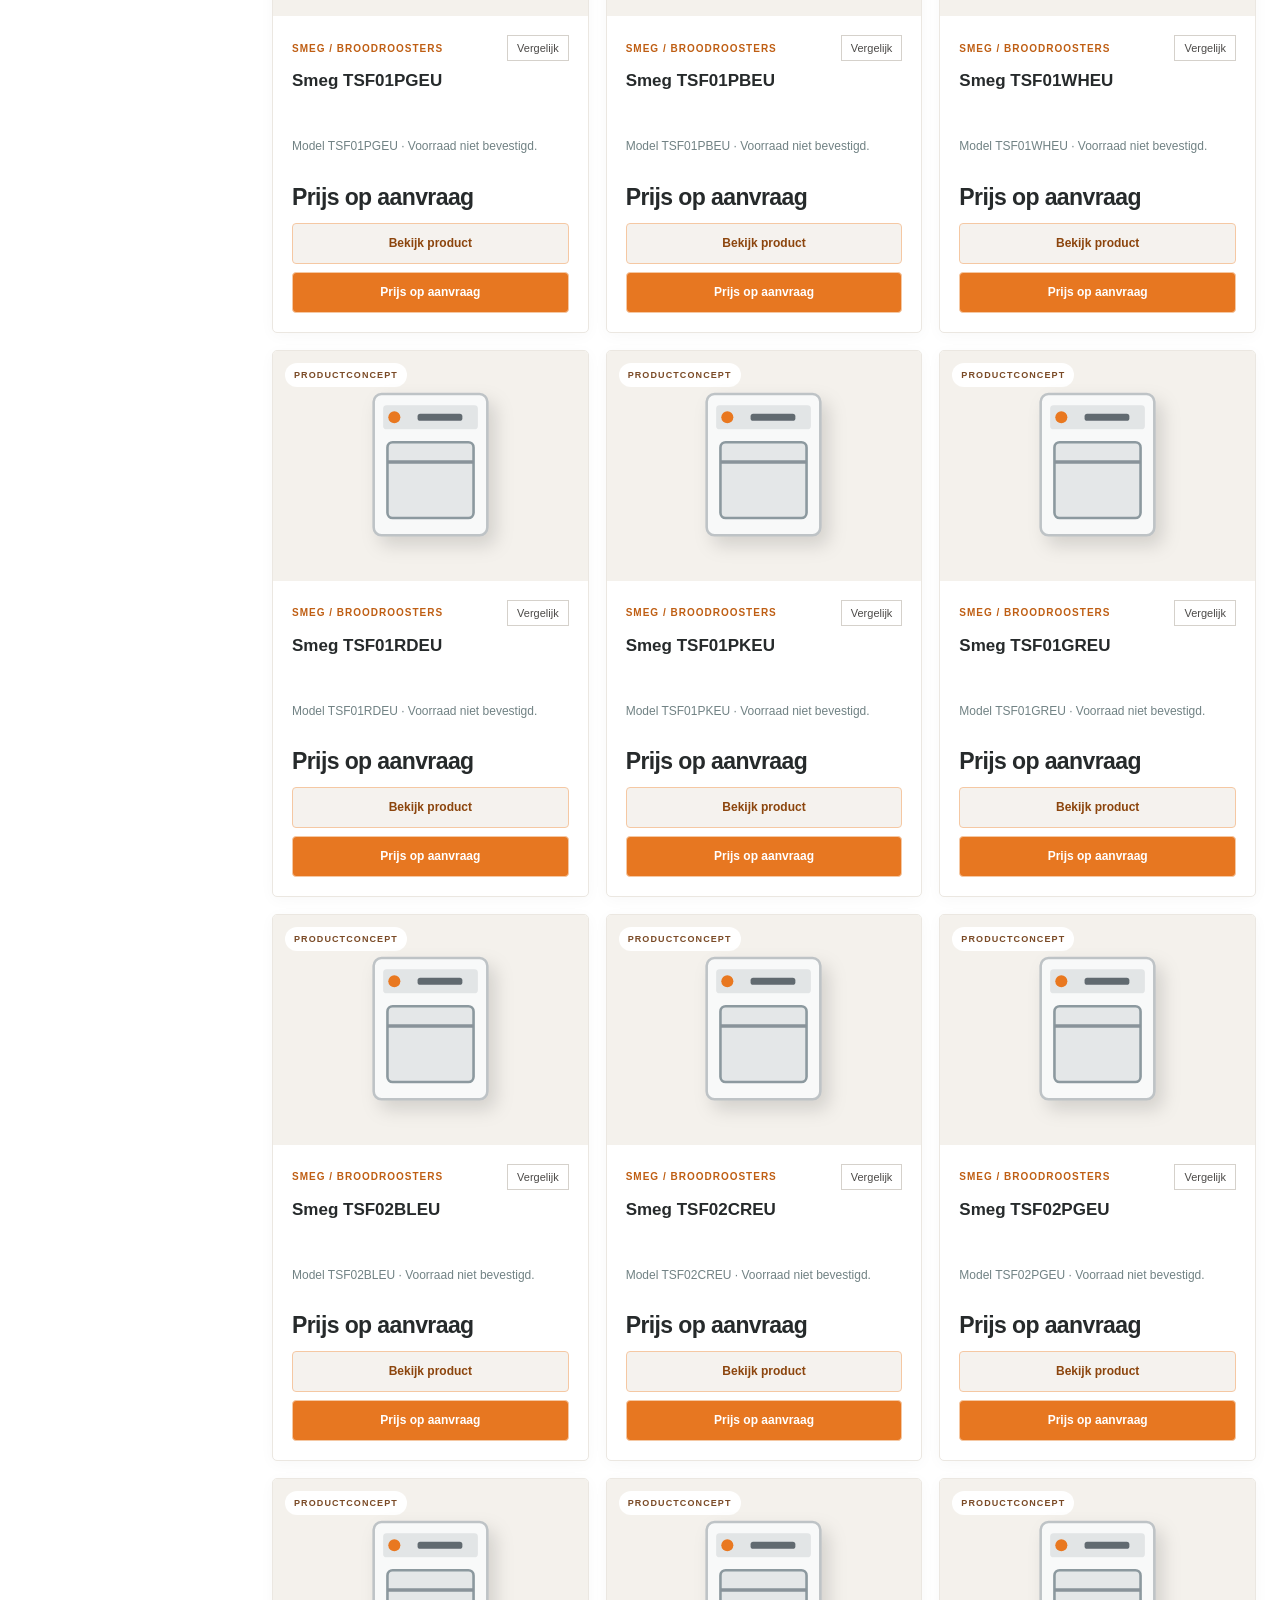
<file: assortiment/index.html>
<!doctype html><html lang="nl"><head><meta charset="utf-8"><meta name="viewport" content="width=device-width,initial-scale=1"><meta name="robots" content="noindex,nofollow"><meta name="theme-color" content="#34373b"><title>Assortiment | Anto Elektra concept · LJ Studio</title><meta name="description" content="Ontdek alle apparaten in de conceptwebshop."><link rel="icon" href="../assets/favicon.svg" type="image/svg+xml"><link rel="stylesheet" href="../assets/style.css?v=20"></head><body><div class="top">ONAFHANKELIJKE LJ STUDIO-CONCEPTDEMO · GEEN OFFICIËLE WEBSHOP</div><header class="header"><div class="wrap head"><a class="brand" href="../index.html" aria-label="Anto Elektra concept, home">ANTO<span> ELEKTRA.</span></a><nav class="site-nav" id="site-nav" aria-label="Hoofdnavigatie"><a href="../index.html" >Home</a><a href="../assortiment/index.html" aria-current="page">Assortiment</a><a href="../index.html#acties">Acties</a><a href="../service.html" >Service</a><a href="../index.html#contact">Contact</a></nav><form class="premium-header-search" role="search" action="../assortiment/index.html" method="get"><label class="sr-only" for="global-search">Zoek merk of model</label><svg viewBox="0 0 24 24" width="20" height="20" fill="none" stroke="currentColor" stroke-width="2" stroke-linecap="round" aria-hidden="true"><circle cx="11" cy="11" r="7"/><path d="m16 16 5 5"/></svg><input id="global-search" name="q" type="search" placeholder="Zoek een merk of model..." autocomplete="off"><button type="submit" aria-label="Zoeken"><svg class="ui-arrow" viewBox="0 0 24 24" width="18" height="18" fill="none" stroke="currentColor" stroke-width="2" stroke-linecap="round" stroke-linejoin="round" aria-hidden="true"><path d="M5 12h14m-6-6 6 6-6 6"/></svg></button></form><div class="header-controls"><button type="button" class="cart-btn" data-open-cart aria-label="Open winkelwagen"><svg viewBox="0 0 24 24" width="23" height="23" fill="none" stroke="currentColor" stroke-width="1.9" stroke-linecap="round" stroke-linejoin="round" aria-hidden="true"><circle cx="9" cy="21" r="1"/><circle cx="20" cy="21" r="1"/><path d="M1 2h3l2.4 12.3a2 2 0 0 0 2 1.7H20a2 2 0 0 0 2-1.6L23 7H5"/></svg><span class="cart-label">Winkelwagen</span><span class="header-cart-count" data-cart-count hidden>0</span></button><button class="menu-toggle" type="button" aria-label="Menu openen" aria-controls="site-nav" aria-expanded="false"><svg viewBox="0 0 24 24" width="23" height="23" fill="none" stroke="currentColor" stroke-width="2" stroke-linecap="round"><path d="M4 6h16M4 12h16M4 18h16"/></svg></button></div></div></header><nav class="premium-departments" aria-label="Winkelcategorieën"><div class="wrap premium-departments-inner"><a href="../assortiment/index.html" class="premium-department-all">Alle apparaten <svg class="ui-arrow" viewBox="0 0 24 24" width="18" height="18" fill="none" stroke="currentColor" stroke-width="2" stroke-linecap="round" stroke-linejoin="round" aria-hidden="true"><path d="M5 12h14m-6-6 6 6-6 6"/></svg></a><a href="../assortiment/wasmachines/">Wasmachines</a><a href="../assortiment/drogers/">Drogers</a><a href="../assortiment/vaatwassers/">Vaatwassers</a><a href="../assortiment/waterkokers/">Waterkokers</a><a href="../assortiment/broodroosters/">Broodroosters</a><a href="../assortiment/citruspersen/">Citruspersen</a><a class="premium-department-service" href="../service.html">Hulp & service</a></div></nav><main><section class="subhero"><div class="wrap"><div class="eyebrow">Assortiment</div><h1>Ontdek alle artikelen.</h1><p>Bekijk het assortiment en vergelijk de modellen. Prijzen en beschikbaarheid zijn indicatief.</p></div></section><section class="section"><div class="wrap"><h2>Shop per categorie.</h2><div class="category-tiles"><a class="category-tile" href="../assortiment/wasmachines/"><span class="tile-icon" aria-hidden="true"><svg viewBox="0 0 24 24" width="22" height="22" fill="none" stroke="currentColor" stroke-width="1.8"><rect x="4" y="2" width="16" height="20" rx="2"/><path d="M4 7h16"/><circle cx="12" cy="14" r="5"/></svg></span><span class="tile-label">Wasmachines</span><small>Wassen met gemak</small><span class="tile-arrow" aria-hidden="true"><svg class="ui-arrow" viewBox="0 0 24 24" width="17" height="17" fill="none" stroke="currentColor" stroke-width="2" stroke-linecap="round" stroke-linejoin="round" aria-hidden="true"><path d="M5 12h14m-6-6 6 6-6 6"/></svg></span></a><a class="category-tile" href="../assortiment/drogers/"><span class="tile-icon" aria-hidden="true"><svg viewBox="0 0 24 24" width="22" height="22" fill="none" stroke="currentColor" stroke-width="1.8"><rect x="4" y="2" width="16" height="20" rx="2"/><path d="M4 7h16"/><circle cx="12" cy="14" r="5"/></svg></span><span class="tile-label">Drogers</span><small>Slim en zuinig drogen</small><span class="tile-arrow" aria-hidden="true"><svg class="ui-arrow" viewBox="0 0 24 24" width="17" height="17" fill="none" stroke="currentColor" stroke-width="2" stroke-linecap="round" stroke-linejoin="round" aria-hidden="true"><path d="M5 12h14m-6-6 6 6-6 6"/></svg></span></a><a class="category-tile" href="../assortiment/vaatwassers/"><span class="tile-icon" aria-hidden="true"><svg viewBox="0 0 24 24" width="22" height="22" fill="none" stroke="currentColor" stroke-width="1.8"><rect x="4" y="2" width="16" height="20" rx="2"/><path d="M4 7h16"/><circle cx="12" cy="14" r="5"/></svg></span><span class="tile-label">Vaatwassers</span><small>Een schone vaat</small><span class="tile-arrow" aria-hidden="true"><svg class="ui-arrow" viewBox="0 0 24 24" width="17" height="17" fill="none" stroke="currentColor" stroke-width="2" stroke-linecap="round" stroke-linejoin="round" aria-hidden="true"><path d="M5 12h14m-6-6 6 6-6 6"/></svg></span></a><a class="category-tile" href="../assortiment/waterkokers/"><span class="tile-icon" aria-hidden="true"><svg viewBox="0 0 24 24" width="22" height="22" fill="none" stroke="currentColor" stroke-width="1.8"><rect x="4" y="2" width="16" height="20" rx="2"/><path d="M4 7h16"/><circle cx="12" cy="14" r="5"/></svg></span><span class="tile-label">Waterkokers</span><small>Voor ieder theemoment</small><span class="tile-arrow" aria-hidden="true"><svg class="ui-arrow" viewBox="0 0 24 24" width="17" height="17" fill="none" stroke="currentColor" stroke-width="2" stroke-linecap="round" stroke-linejoin="round" aria-hidden="true"><path d="M5 12h14m-6-6 6 6-6 6"/></svg></span></a><a class="category-tile" href="../assortiment/broodroosters/"><span class="tile-icon" aria-hidden="true"><svg viewBox="0 0 24 24" width="22" height="22" fill="none" stroke="currentColor" stroke-width="1.8"><rect x="4" y="2" width="16" height="20" rx="2"/><path d="M4 7h16"/><circle cx="12" cy="14" r="5"/></svg></span><span class="tile-label">Broodroosters</span><small>Een goede start</small><span class="tile-arrow" aria-hidden="true"><svg class="ui-arrow" viewBox="0 0 24 24" width="17" height="17" fill="none" stroke="currentColor" stroke-width="2" stroke-linecap="round" stroke-linejoin="round" aria-hidden="true"><path d="M5 12h14m-6-6 6 6-6 6"/></svg></span></a><a class="category-tile" href="../assortiment/citruspersen/"><span class="tile-icon" aria-hidden="true"><svg viewBox="0 0 24 24" width="22" height="22" fill="none" stroke="currentColor" stroke-width="1.8"><rect x="4" y="2" width="16" height="20" rx="2"/><path d="M4 7h16"/><circle cx="12" cy="14" r="5"/></svg></span><span class="tile-label">Citruspersen</span><small>Vers geperst</small><span class="tile-arrow" aria-hidden="true"><svg class="ui-arrow" viewBox="0 0 24 24" width="17" height="17" fill="none" stroke="currentColor" stroke-width="2" stroke-linecap="round" stroke-linejoin="round" aria-hidden="true"><path d="M5 12h14m-6-6 6 6-6 6"/></svg></span></a></div></div></section><section class="section" id="producten" data-root="../" data-catalog-data="../data/products.json" data-category-slug=""><div class="wrap"><div class="eyebrow">DE COLLECTIE</div><h2>Alle artikelen</h2><p class="muted">Vergelijk modellen, filter op merk en ontdek de apparaten in ons conceptassortiment.</p><div class="premium-filter-mobile"><button type="button" id="filter-toggle" aria-controls="catalog-filters" aria-expanded="false">Filters tonen <svg class="ui-arrow" viewBox="0 0 24 24" width="18" height="18" fill="none" stroke="currentColor" stroke-width="2" stroke-linecap="round" stroke-linejoin="round" aria-hidden="true"><path d="M5 12h14m-6-6 6 6-6 6"/></svg></button><button type="button" id="clear-filters">Wis filters</button></div><div class="layout"><aside class="filters" id="catalog-filters"><div><label for="search">Zoek op merk of model</label><input id="search" type="search" placeholder="Bijv. Bosch of WQJ"></div><div><label for="category">Categorie</label><select id="category"><option value="">Alle categorieën</option><option>Wasmachines</option><option>Drogers</option><option>Vaatwassers</option></select></div><div><label for="brand">Merk</label><select id="brand"><option value="">Alle merken</option><option>Bosch</option><option>Siemens</option><option>Miele</option></select></div><div><label for="max-price">Maximale prijs</label><select id="max-price"><option value="">Alle prijzen</option><option value="800">Tot €800</option><option value="1000">Tot €1.000</option><option value="1500">Tot €1.500</option><option value="2500">Tot €2.500</option></select></div></aside><div><div class="catalog-top"><strong id="result-count">Producten laden…</strong><select id="sort" aria-label="Sorteren"><option value="default">Aanbevolen</option><option value="asc">Prijs laag–hoog</option><option value="desc">Prijs hoog–laag</option><option value="name">Naam A–Z</option></select></div><div class="cards" id="product-grid" aria-live="polite"></div><p id="empty" hidden>Geen producten gevonden. Pas je filters aan.</p></div></div></div></section><div class="notice"><div class="wrap">Conceptdemo · Er kunnen geen echte bestellingen worden geplaatst.</div></div></main><footer class="foot" id="contact"><div class="wrap"><strong>Anto Elektra · concept door LJ Studio</strong><p>Onafhankelijke conceptdemo. Niet de officiële website van Anto Elektra. Geen echte bestellingen of betalingen.</p><p><a href="../privacy.html">Privacy en cookies</a> · <button type="button" data-cookie-settings class="cookie-link">Cookievoorkeuren wijzigen</button></p></div></footer><div id="cart-backdrop" class="drawer-backdrop" hidden></div><aside id="cart-drawer" class="drawer" role="dialog" aria-modal="true" aria-label="Winkelwagen" hidden><div class="drawer-head"><h2>Jouw winkelwagen</h2><button type="button" id="cart-close" aria-label="Sluit winkelwagen">✕</button></div><p class="muted">Demonstratie · afrekenen uitgeschakeld</p><div id="cart-lines" aria-live="polite"></div><div class="progress"><span id="shipping-progress" style="width:0"></span></div><p id="shipping-message" class="muted"></p><div class="totals" id="totals"></div><button type="button" class="primary" disabled style="width:100%;opacity:.65">Afrekenen niet beschikbaar</button></aside><div class="detail-backdrop" id="detail-backdrop" hidden><section class="detail" role="dialog" aria-modal="true" aria-label="Productdetails" id="detail-content"></section></div><div class="cookie-banner" id="cookie-banner" role="region" aria-label="Cookiekeuze" hidden><div><strong>Jouw privacy</strong><p>Alleen noodzakelijke opslag voor je cookiekeuze. Optionele analytics uitsluitend na toestemming en configuratie. <a href="../privacy.html">Privacy en cookies</a>.</p></div><div class="cookie-actions"><button type="button" id="cookie-necessary">Alleen noodzakelijk</button><button type="button" id="cookie-accept">Alles toestaan</button></div></div><script src="../assets/config.js" defer></script><script src="../assets/consent.js" defer></script><script src="../assets/site.js?v=1" defer></script><script src="../assets/app.js?v=20" defer></script></body></html>
</file>
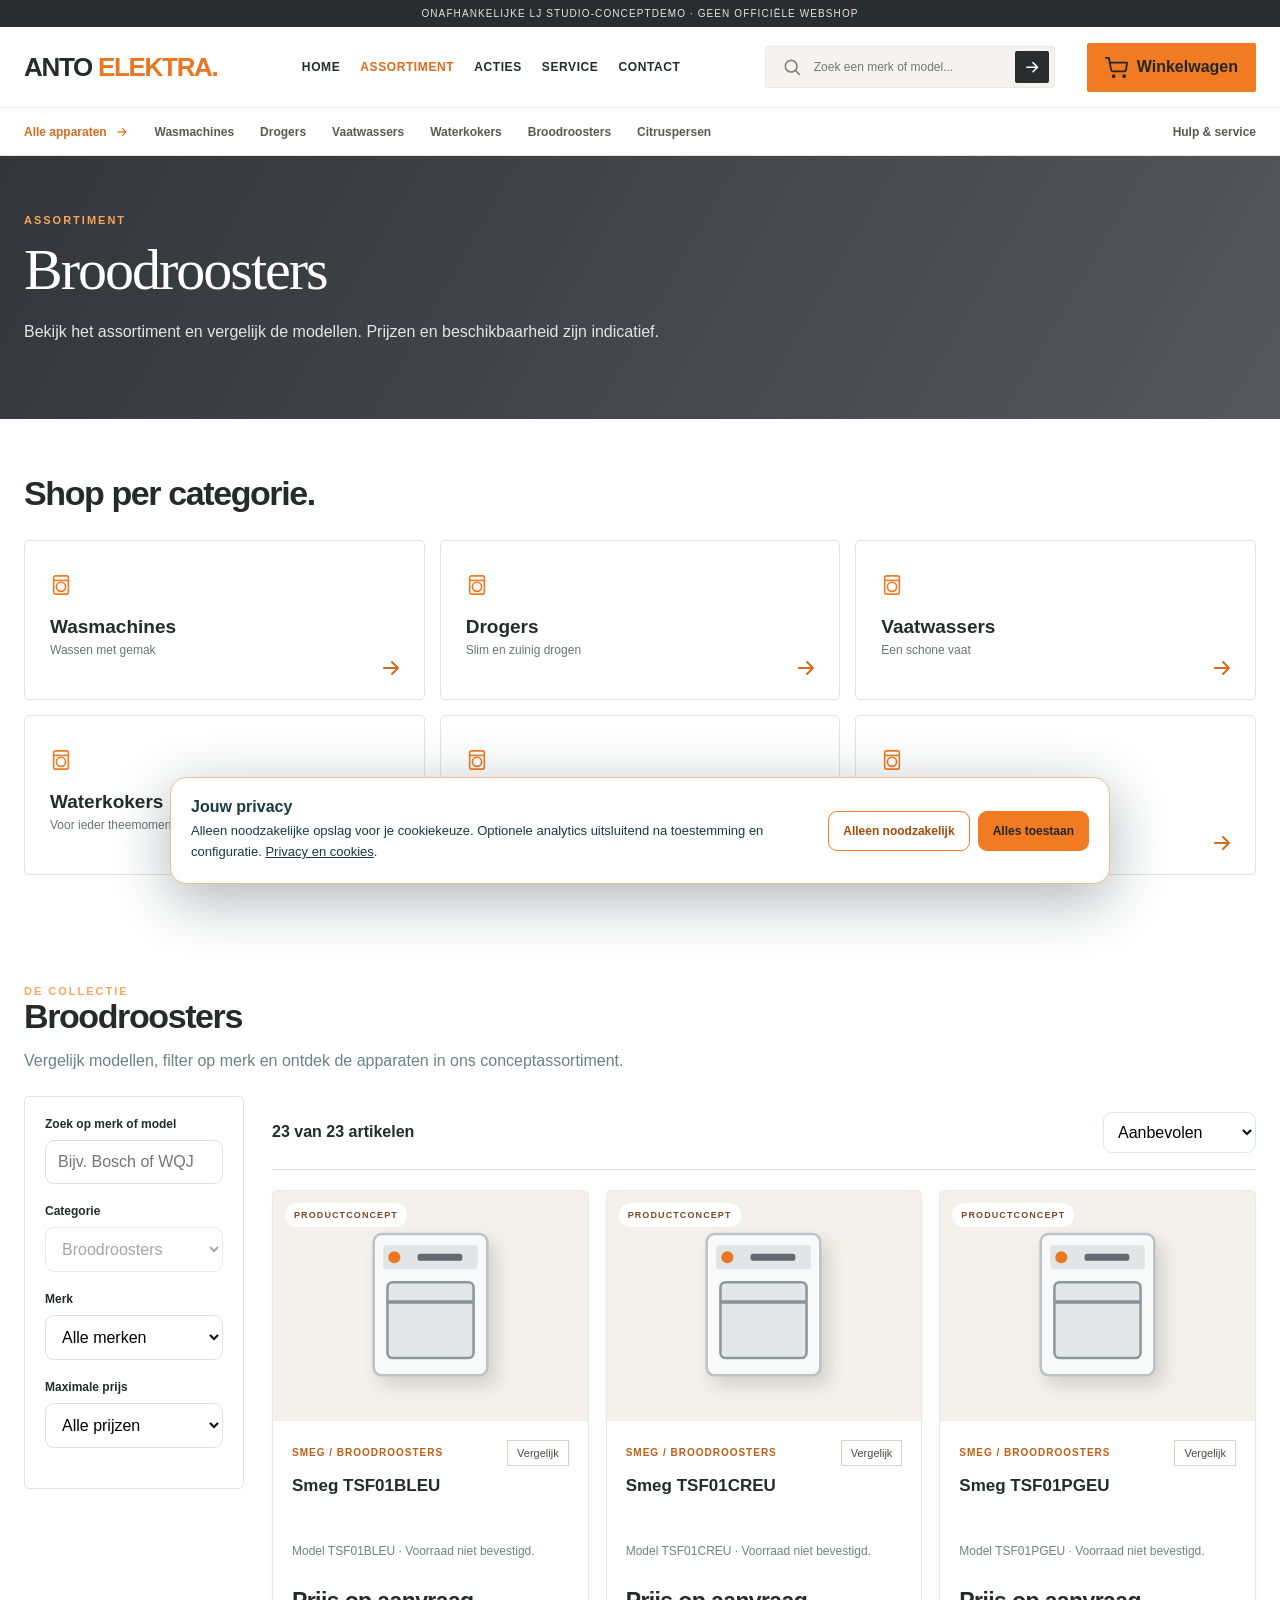
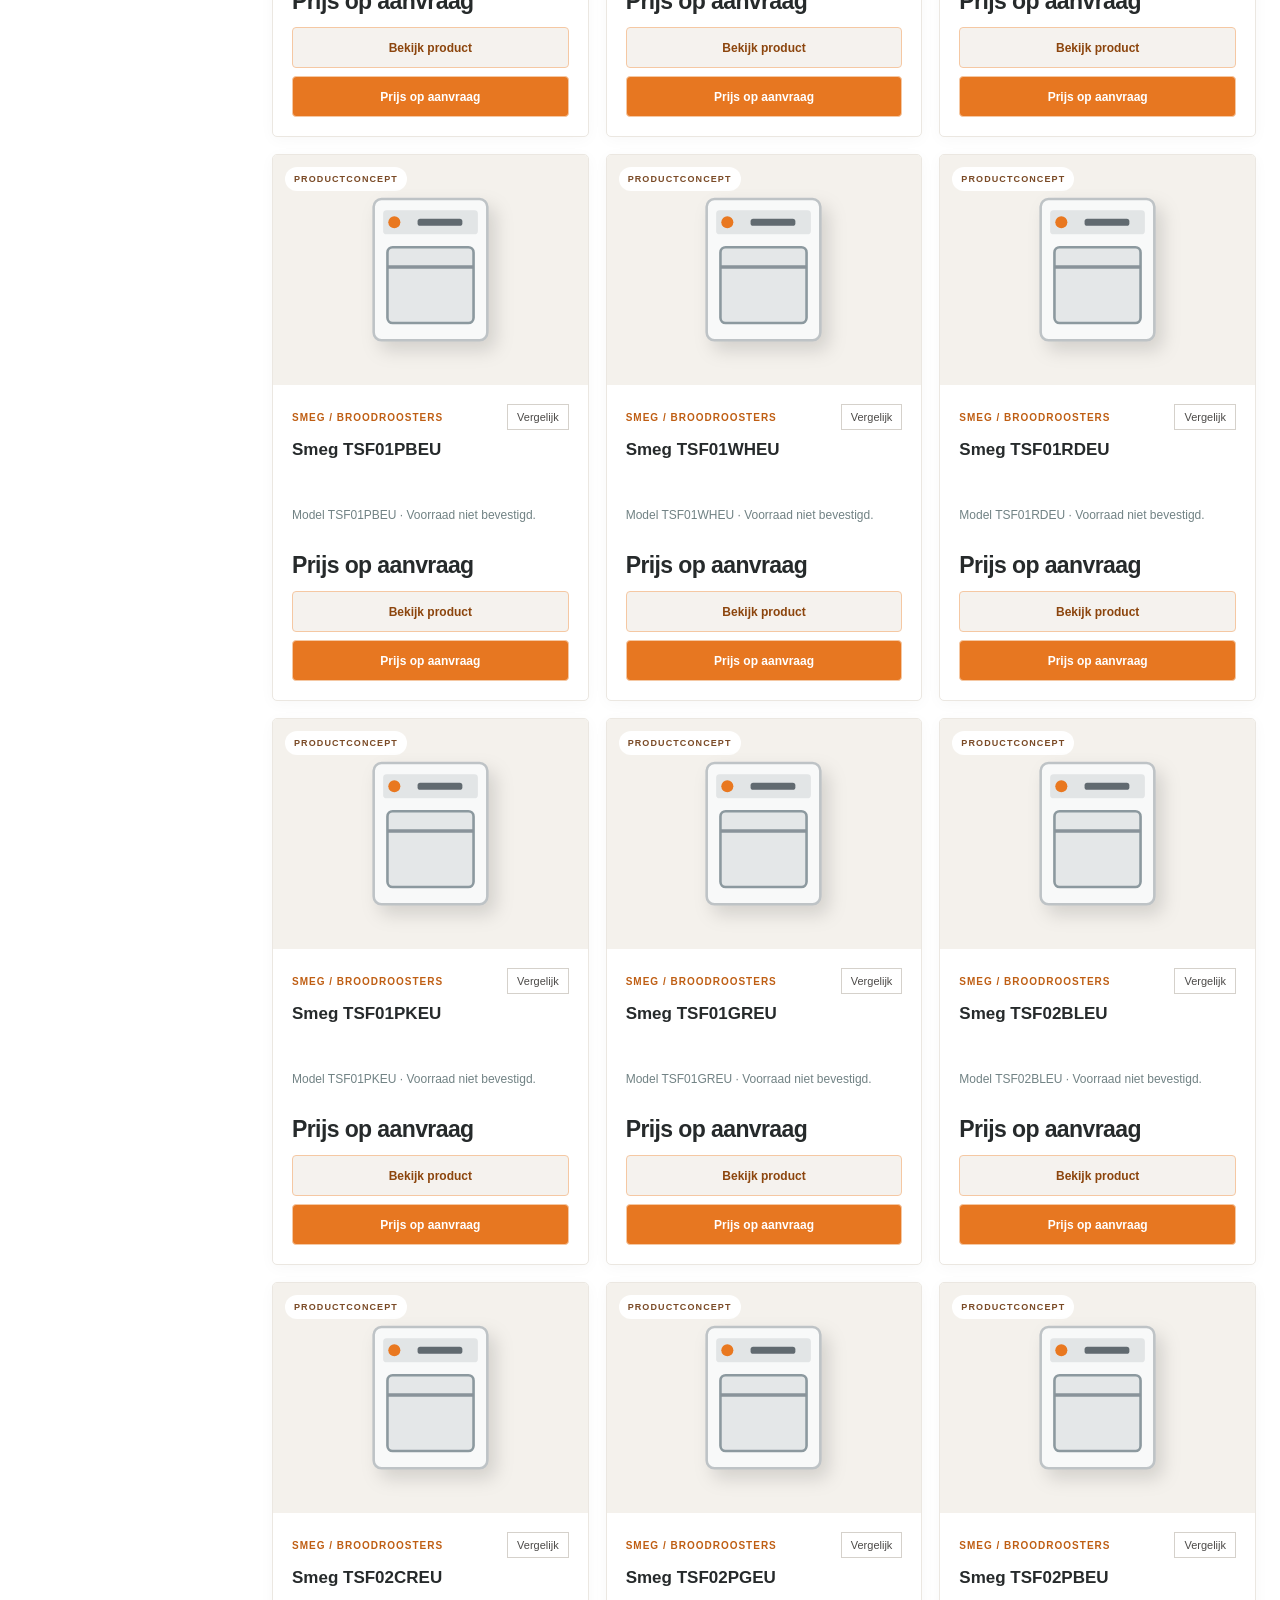
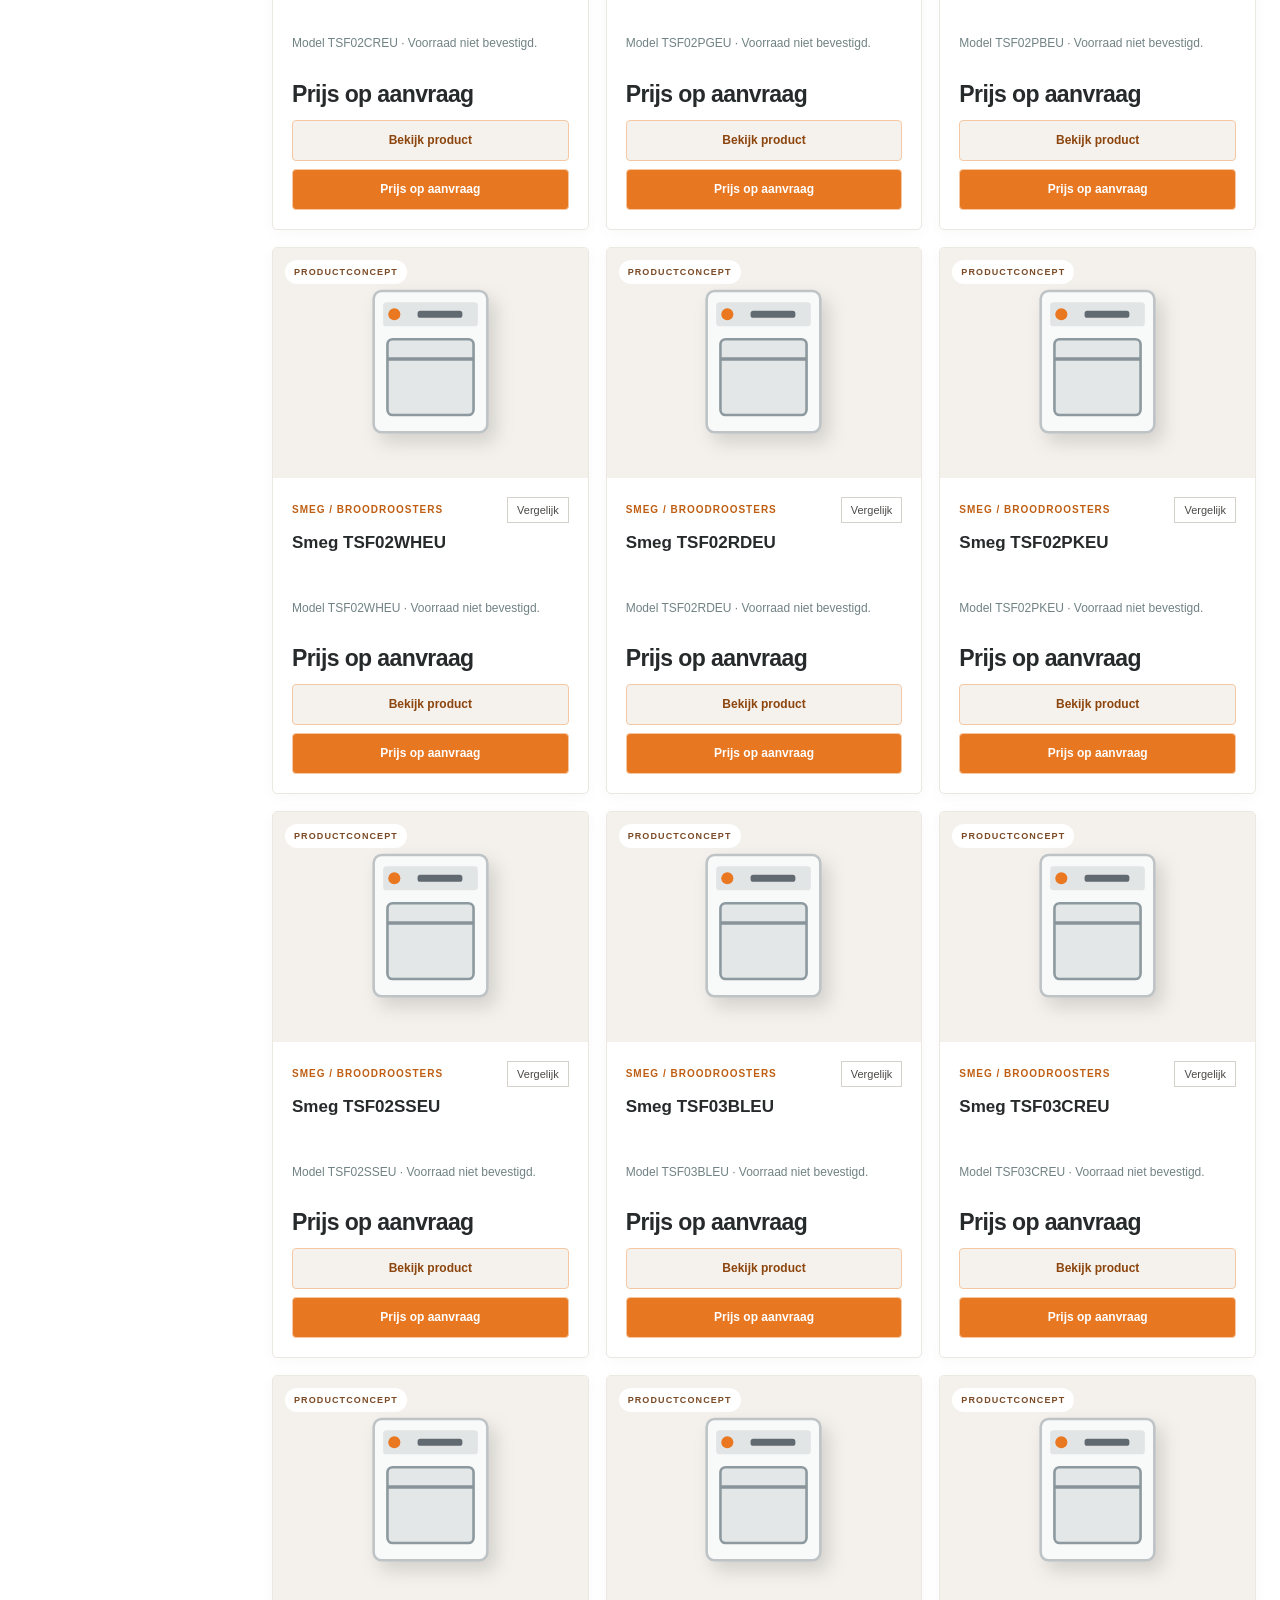
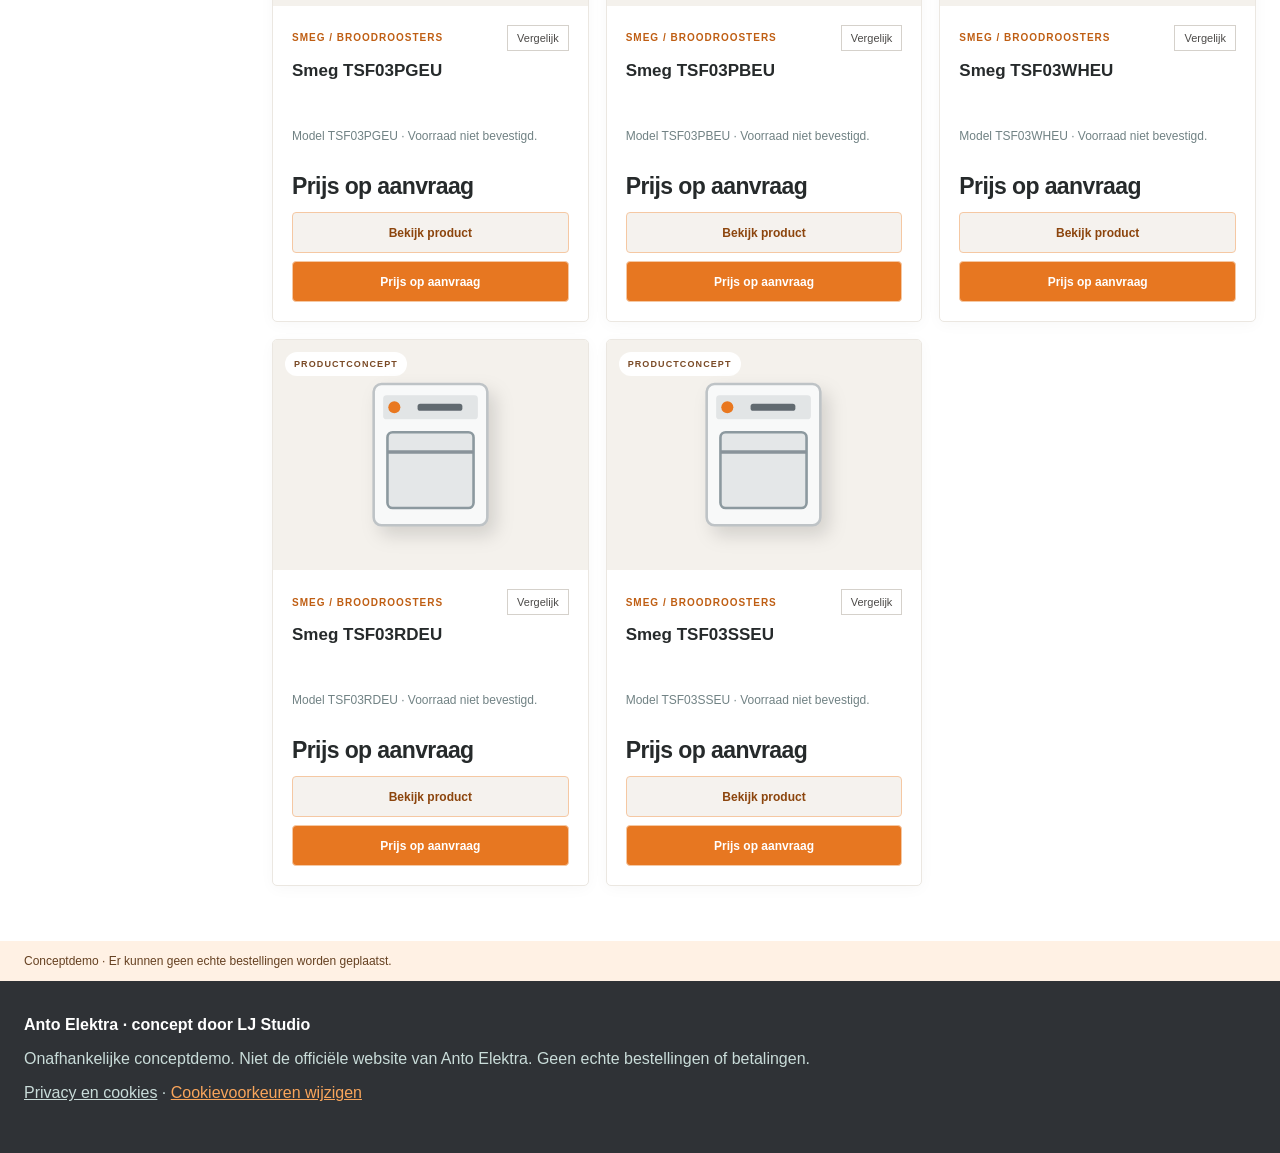
<file: assortiment/broodroosters/index.html>
<!doctype html><html lang="nl"><head><meta charset="utf-8"><meta name="viewport" content="width=device-width,initial-scale=1"><meta name="robots" content="noindex,nofollow"><meta name="theme-color" content="#34373b"><title>Broodroosters | Anto Elektra concept · LJ Studio</title><meta name="description" content="Bekijk broodroosters in de conceptwebshop."><link rel="icon" href="../../assets/favicon.svg" type="image/svg+xml"><link rel="stylesheet" href="../../assets/style.css?v=20"></head><body><div class="top">ONAFHANKELIJKE LJ STUDIO-CONCEPTDEMO · GEEN OFFICIËLE WEBSHOP</div><header class="header"><div class="wrap head"><a class="brand" href="../../index.html" aria-label="Anto Elektra concept, home">ANTO<span> ELEKTRA.</span></a><nav class="site-nav" id="site-nav" aria-label="Hoofdnavigatie"><a href="../../index.html" >Home</a><a href="../../assortiment/index.html" aria-current="page">Assortiment</a><a href="../../index.html#acties">Acties</a><a href="../../service.html" >Service</a><a href="../../index.html#contact">Contact</a></nav><form class="premium-header-search" role="search" action="../../assortiment/index.html" method="get"><label class="sr-only" for="global-search">Zoek merk of model</label><svg viewBox="0 0 24 24" width="20" height="20" fill="none" stroke="currentColor" stroke-width="2" stroke-linecap="round" aria-hidden="true"><circle cx="11" cy="11" r="7"/><path d="m16 16 5 5"/></svg><input id="global-search" name="q" type="search" placeholder="Zoek een merk of model..." autocomplete="off"><button type="submit" aria-label="Zoeken"><svg class="ui-arrow" viewBox="0 0 24 24" width="18" height="18" fill="none" stroke="currentColor" stroke-width="2" stroke-linecap="round" stroke-linejoin="round" aria-hidden="true"><path d="M5 12h14m-6-6 6 6-6 6"/></svg></button></form><div class="header-controls"><button type="button" class="cart-btn" data-open-cart aria-label="Open winkelwagen"><svg viewBox="0 0 24 24" width="23" height="23" fill="none" stroke="currentColor" stroke-width="1.9" stroke-linecap="round" stroke-linejoin="round" aria-hidden="true"><circle cx="9" cy="21" r="1"/><circle cx="20" cy="21" r="1"/><path d="M1 2h3l2.4 12.3a2 2 0 0 0 2 1.7H20a2 2 0 0 0 2-1.6L23 7H5"/></svg><span class="cart-label">Winkelwagen</span><span class="header-cart-count" data-cart-count hidden>0</span></button><button class="menu-toggle" type="button" aria-label="Menu openen" aria-controls="site-nav" aria-expanded="false"><svg viewBox="0 0 24 24" width="23" height="23" fill="none" stroke="currentColor" stroke-width="2" stroke-linecap="round"><path d="M4 6h16M4 12h16M4 18h16"/></svg></button></div></div></header><nav class="premium-departments" aria-label="Winkelcategorieën"><div class="wrap premium-departments-inner"><a href="../../assortiment/index.html" class="premium-department-all">Alle apparaten <svg class="ui-arrow" viewBox="0 0 24 24" width="18" height="18" fill="none" stroke="currentColor" stroke-width="2" stroke-linecap="round" stroke-linejoin="round" aria-hidden="true"><path d="M5 12h14m-6-6 6 6-6 6"/></svg></a><a href="../../assortiment/wasmachines/">Wasmachines</a><a href="../../assortiment/drogers/">Drogers</a><a href="../../assortiment/vaatwassers/">Vaatwassers</a><a href="../../assortiment/waterkokers/">Waterkokers</a><a href="../../assortiment/broodroosters/">Broodroosters</a><a href="../../assortiment/citruspersen/">Citruspersen</a><a class="premium-department-service" href="../../service.html">Hulp & service</a></div></nav><main><section class="subhero"><div class="wrap"><div class="eyebrow">Assortiment</div><h1>Broodroosters</h1><p>Bekijk het assortiment en vergelijk de modellen. Prijzen en beschikbaarheid zijn indicatief.</p></div></section><section class="section"><div class="wrap"><h2>Shop per categorie.</h2><div class="category-tiles"><a class="category-tile" href="../../assortiment/wasmachines/"><span class="tile-icon" aria-hidden="true"><svg viewBox="0 0 24 24" width="22" height="22" fill="none" stroke="currentColor" stroke-width="1.8"><rect x="4" y="2" width="16" height="20" rx="2"/><path d="M4 7h16"/><circle cx="12" cy="14" r="5"/></svg></span><span class="tile-label">Wasmachines</span><small>Wassen met gemak</small><span class="tile-arrow" aria-hidden="true"><svg class="ui-arrow" viewBox="0 0 24 24" width="17" height="17" fill="none" stroke="currentColor" stroke-width="2" stroke-linecap="round" stroke-linejoin="round" aria-hidden="true"><path d="M5 12h14m-6-6 6 6-6 6"/></svg></span></a><a class="category-tile" href="../../assortiment/drogers/"><span class="tile-icon" aria-hidden="true"><svg viewBox="0 0 24 24" width="22" height="22" fill="none" stroke="currentColor" stroke-width="1.8"><rect x="4" y="2" width="16" height="20" rx="2"/><path d="M4 7h16"/><circle cx="12" cy="14" r="5"/></svg></span><span class="tile-label">Drogers</span><small>Slim en zuinig drogen</small><span class="tile-arrow" aria-hidden="true"><svg class="ui-arrow" viewBox="0 0 24 24" width="17" height="17" fill="none" stroke="currentColor" stroke-width="2" stroke-linecap="round" stroke-linejoin="round" aria-hidden="true"><path d="M5 12h14m-6-6 6 6-6 6"/></svg></span></a><a class="category-tile" href="../../assortiment/vaatwassers/"><span class="tile-icon" aria-hidden="true"><svg viewBox="0 0 24 24" width="22" height="22" fill="none" stroke="currentColor" stroke-width="1.8"><rect x="4" y="2" width="16" height="20" rx="2"/><path d="M4 7h16"/><circle cx="12" cy="14" r="5"/></svg></span><span class="tile-label">Vaatwassers</span><small>Een schone vaat</small><span class="tile-arrow" aria-hidden="true"><svg class="ui-arrow" viewBox="0 0 24 24" width="17" height="17" fill="none" stroke="currentColor" stroke-width="2" stroke-linecap="round" stroke-linejoin="round" aria-hidden="true"><path d="M5 12h14m-6-6 6 6-6 6"/></svg></span></a><a class="category-tile" href="../../assortiment/waterkokers/"><span class="tile-icon" aria-hidden="true"><svg viewBox="0 0 24 24" width="22" height="22" fill="none" stroke="currentColor" stroke-width="1.8"><rect x="4" y="2" width="16" height="20" rx="2"/><path d="M4 7h16"/><circle cx="12" cy="14" r="5"/></svg></span><span class="tile-label">Waterkokers</span><small>Voor ieder theemoment</small><span class="tile-arrow" aria-hidden="true"><svg class="ui-arrow" viewBox="0 0 24 24" width="17" height="17" fill="none" stroke="currentColor" stroke-width="2" stroke-linecap="round" stroke-linejoin="round" aria-hidden="true"><path d="M5 12h14m-6-6 6 6-6 6"/></svg></span></a><a class="category-tile" href="../../assortiment/broodroosters/"><span class="tile-icon" aria-hidden="true"><svg viewBox="0 0 24 24" width="22" height="22" fill="none" stroke="currentColor" stroke-width="1.8"><rect x="4" y="2" width="16" height="20" rx="2"/><path d="M4 7h16"/><circle cx="12" cy="14" r="5"/></svg></span><span class="tile-label">Broodroosters</span><small>Een goede start</small><span class="tile-arrow" aria-hidden="true"><svg class="ui-arrow" viewBox="0 0 24 24" width="17" height="17" fill="none" stroke="currentColor" stroke-width="2" stroke-linecap="round" stroke-linejoin="round" aria-hidden="true"><path d="M5 12h14m-6-6 6 6-6 6"/></svg></span></a><a class="category-tile" href="../../assortiment/citruspersen/"><span class="tile-icon" aria-hidden="true"><svg viewBox="0 0 24 24" width="22" height="22" fill="none" stroke="currentColor" stroke-width="1.8"><rect x="4" y="2" width="16" height="20" rx="2"/><path d="M4 7h16"/><circle cx="12" cy="14" r="5"/></svg></span><span class="tile-label">Citruspersen</span><small>Vers geperst</small><span class="tile-arrow" aria-hidden="true"><svg class="ui-arrow" viewBox="0 0 24 24" width="17" height="17" fill="none" stroke="currentColor" stroke-width="2" stroke-linecap="round" stroke-linejoin="round" aria-hidden="true"><path d="M5 12h14m-6-6 6 6-6 6"/></svg></span></a></div></div></section><section class="section" id="producten" data-root="../../" data-catalog-data="../../data/products.json" data-category-slug="broodroosters"><div class="wrap"><div class="eyebrow">DE COLLECTIE</div><h2>Broodroosters</h2><p class="muted">Vergelijk modellen, filter op merk en ontdek de apparaten in ons conceptassortiment.</p><div class="premium-filter-mobile"><button type="button" id="filter-toggle" aria-controls="catalog-filters" aria-expanded="false">Filters tonen <svg class="ui-arrow" viewBox="0 0 24 24" width="18" height="18" fill="none" stroke="currentColor" stroke-width="2" stroke-linecap="round" stroke-linejoin="round" aria-hidden="true"><path d="M5 12h14m-6-6 6 6-6 6"/></svg></button><button type="button" id="clear-filters">Wis filters</button></div><div class="layout"><aside class="filters" id="catalog-filters"><div><label for="search">Zoek op merk of model</label><input id="search" type="search" placeholder="Bijv. Bosch of WQJ"></div><div><label for="category">Categorie</label><select id="category"><option value="">Alle categorieën</option><option>Wasmachines</option><option>Drogers</option><option>Vaatwassers</option></select></div><div><label for="brand">Merk</label><select id="brand"><option value="">Alle merken</option><option>Bosch</option><option>Siemens</option><option>Miele</option></select></div><div><label for="max-price">Maximale prijs</label><select id="max-price"><option value="">Alle prijzen</option><option value="800">Tot €800</option><option value="1000">Tot €1.000</option><option value="1500">Tot €1.500</option><option value="2500">Tot €2.500</option></select></div></aside><div><div class="catalog-top"><strong id="result-count">Producten laden…</strong><select id="sort" aria-label="Sorteren"><option value="default">Aanbevolen</option><option value="asc">Prijs laag–hoog</option><option value="desc">Prijs hoog–laag</option><option value="name">Naam A–Z</option></select></div><div class="cards" id="product-grid" aria-live="polite"></div><p id="empty" hidden>Geen producten gevonden. Pas je filters aan.</p></div></div></div></section><div class="notice"><div class="wrap">Conceptdemo · Er kunnen geen echte bestellingen worden geplaatst.</div></div></main><footer class="foot" id="contact"><div class="wrap"><strong>Anto Elektra · concept door LJ Studio</strong><p>Onafhankelijke conceptdemo. Niet de officiële website van Anto Elektra. Geen echte bestellingen of betalingen.</p><p><a href="../../privacy.html">Privacy en cookies</a> · <button type="button" data-cookie-settings class="cookie-link">Cookievoorkeuren wijzigen</button></p></div></footer><div id="cart-backdrop" class="drawer-backdrop" hidden></div><aside id="cart-drawer" class="drawer" role="dialog" aria-modal="true" aria-label="Winkelwagen" hidden><div class="drawer-head"><h2>Jouw winkelwagen</h2><button type="button" id="cart-close" aria-label="Sluit winkelwagen">✕</button></div><p class="muted">Demonstratie · afrekenen uitgeschakeld</p><div id="cart-lines" aria-live="polite"></div><div class="progress"><span id="shipping-progress" style="width:0"></span></div><p id="shipping-message" class="muted"></p><div class="totals" id="totals"></div><button type="button" class="primary" disabled style="width:100%;opacity:.65">Afrekenen niet beschikbaar</button></aside><div class="detail-backdrop" id="detail-backdrop" hidden><section class="detail" role="dialog" aria-modal="true" aria-label="Productdetails" id="detail-content"></section></div><div class="cookie-banner" id="cookie-banner" role="region" aria-label="Cookiekeuze" hidden><div><strong>Jouw privacy</strong><p>Alleen noodzakelijke opslag voor je cookiekeuze. Optionele analytics uitsluitend na toestemming en configuratie. <a href="../../privacy.html">Privacy en cookies</a>.</p></div><div class="cookie-actions"><button type="button" id="cookie-necessary">Alleen noodzakelijk</button><button type="button" id="cookie-accept">Alles toestaan</button></div></div><script src="../../assets/config.js" defer></script><script src="../../assets/consent.js" defer></script><script src="../../assets/site.js?v=1" defer></script><script src="../../assets/app.js?v=20" defer></script></body></html>
</file>
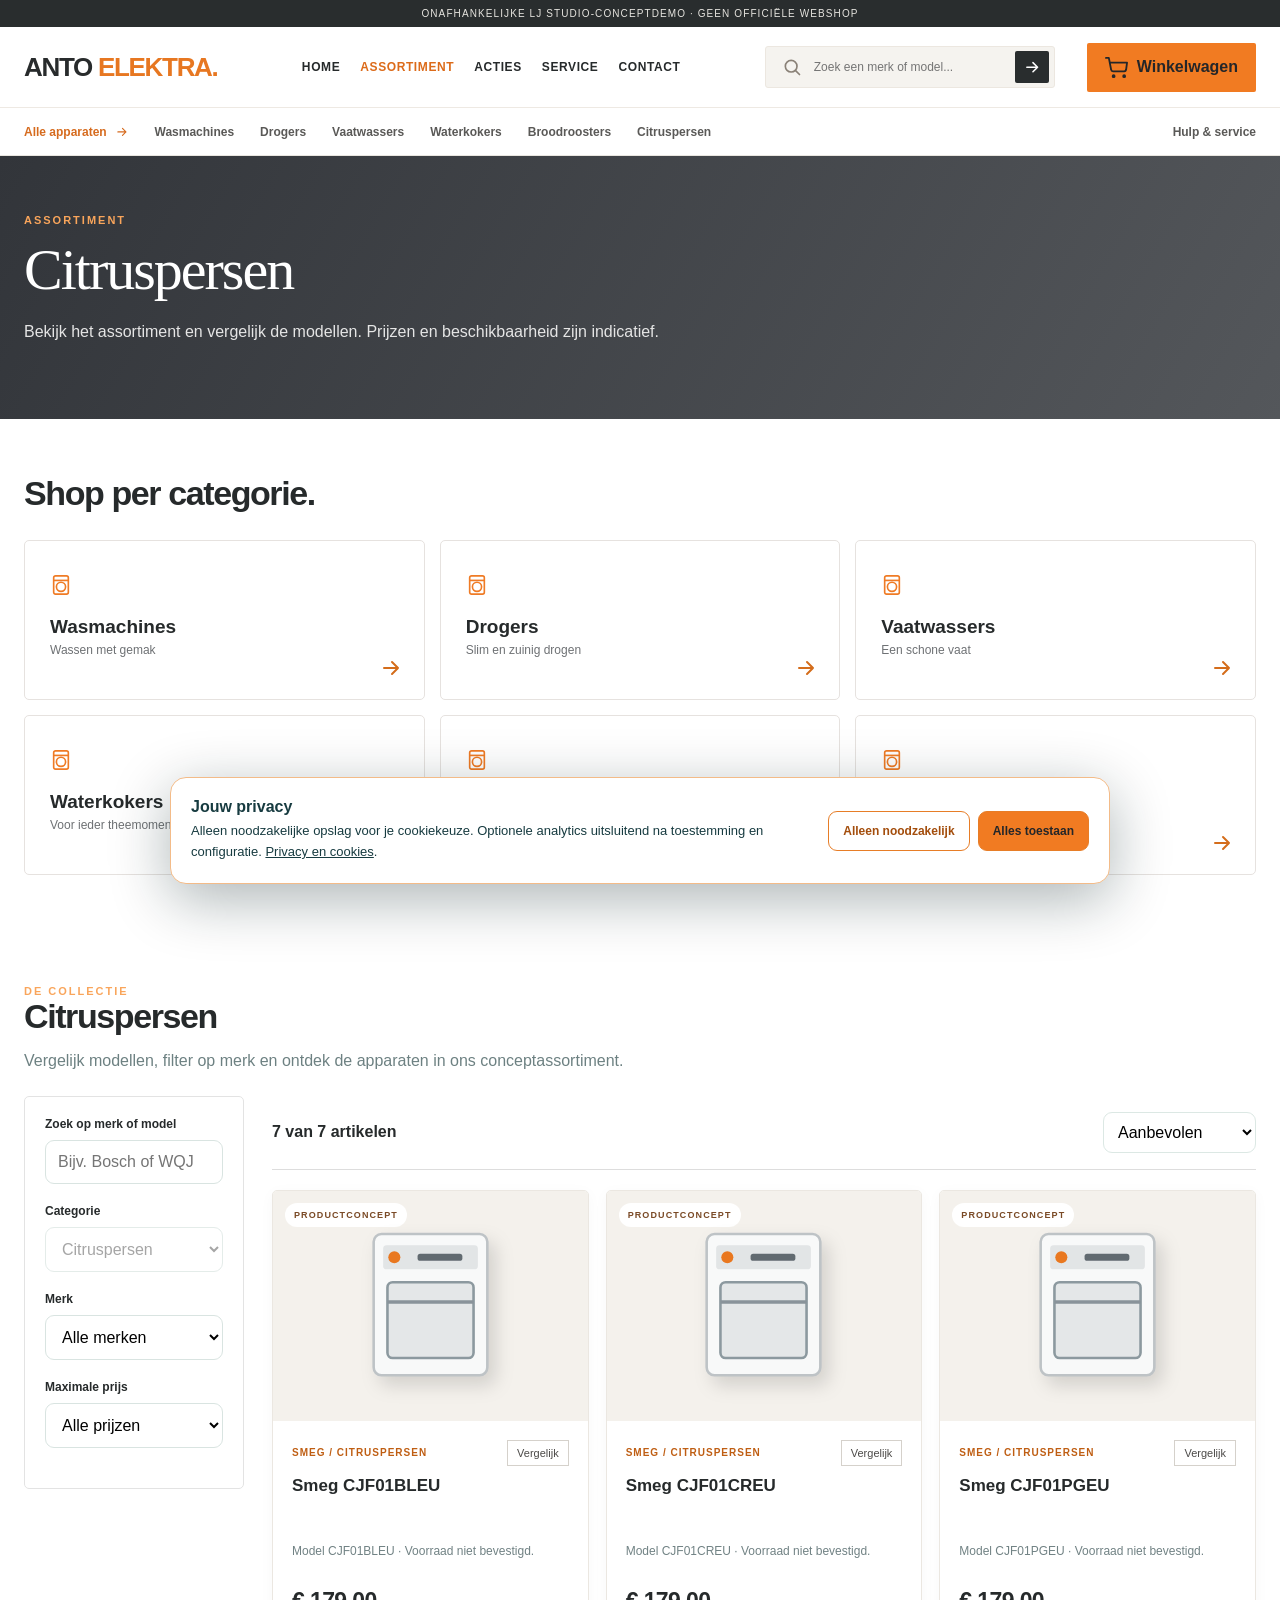
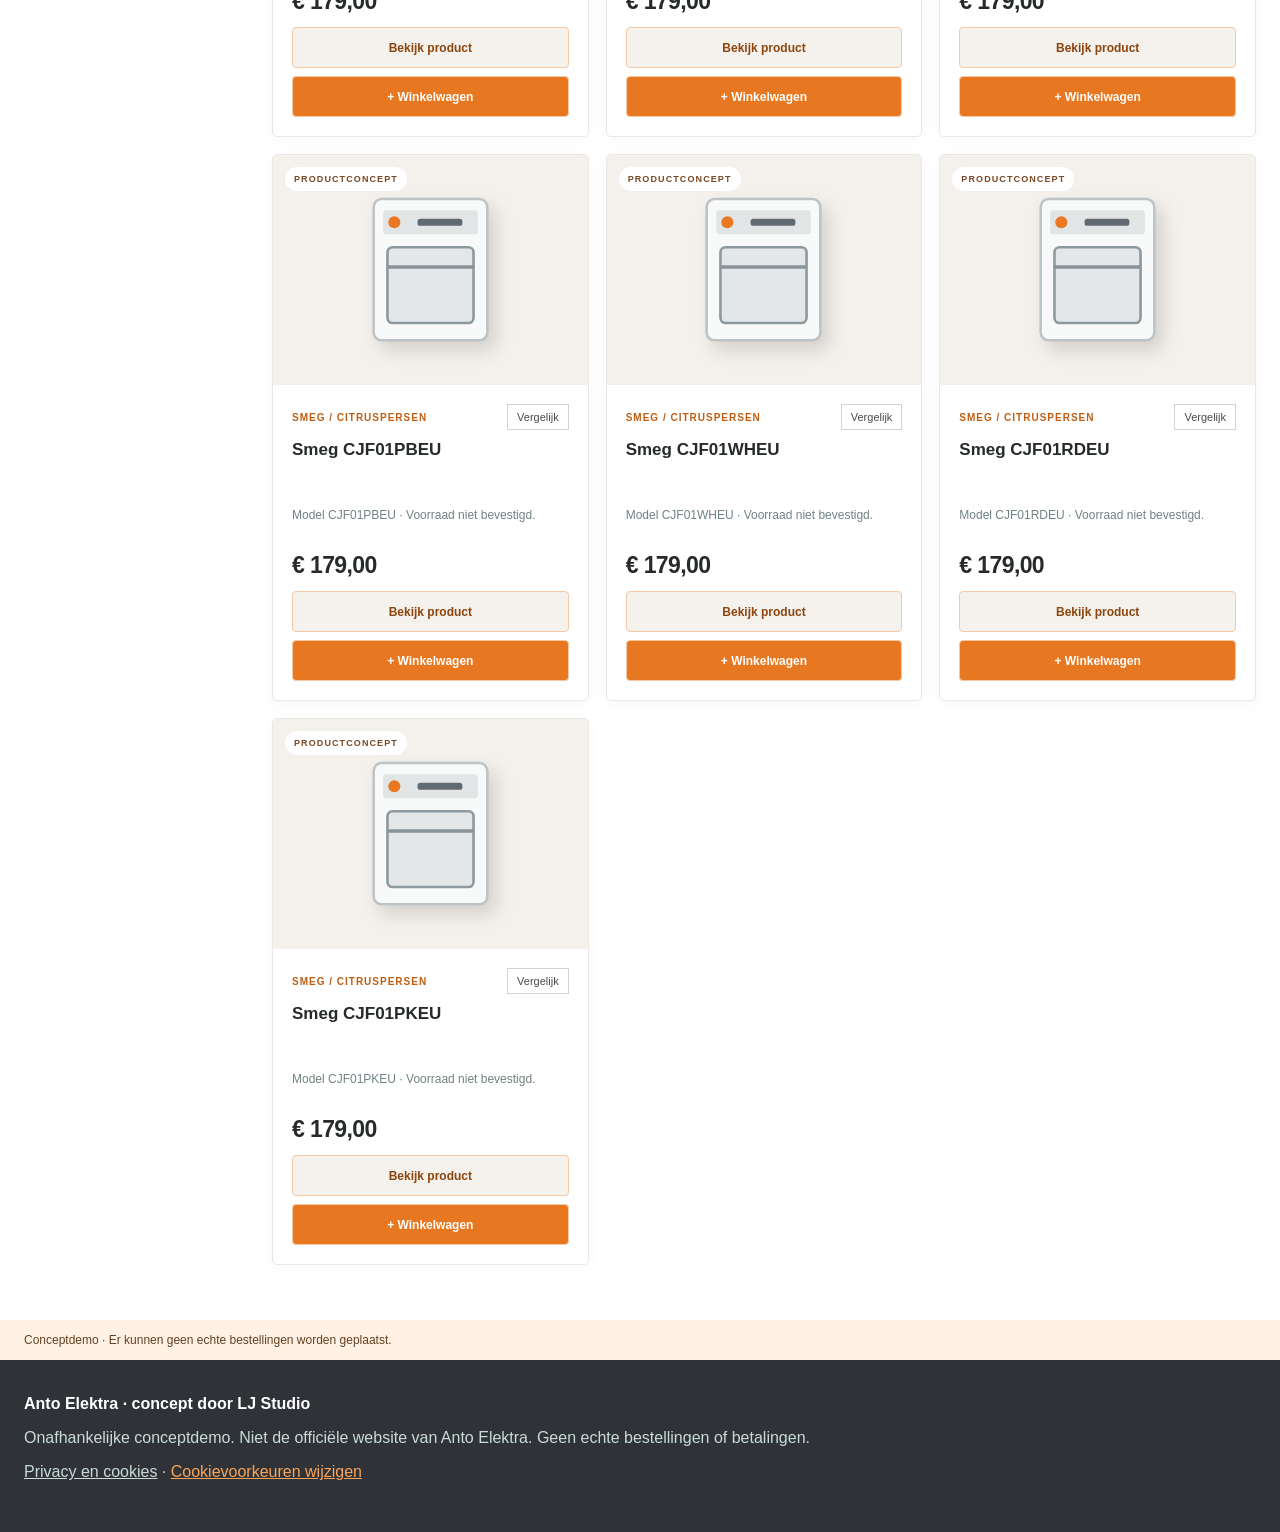
<file: assortiment/citruspersen/index.html>
<!doctype html><html lang="nl"><head><meta charset="utf-8"><meta name="viewport" content="width=device-width,initial-scale=1"><meta name="robots" content="noindex,nofollow"><meta name="theme-color" content="#34373b"><title>Citruspersen | Anto Elektra concept · LJ Studio</title><meta name="description" content="Bekijk citruspersen in de conceptwebshop."><link rel="icon" href="../../assets/favicon.svg" type="image/svg+xml"><link rel="stylesheet" href="../../assets/style.css?v=20"></head><body><div class="top">ONAFHANKELIJKE LJ STUDIO-CONCEPTDEMO · GEEN OFFICIËLE WEBSHOP</div><header class="header"><div class="wrap head"><a class="brand" href="../../index.html" aria-label="Anto Elektra concept, home">ANTO<span> ELEKTRA.</span></a><nav class="site-nav" id="site-nav" aria-label="Hoofdnavigatie"><a href="../../index.html" >Home</a><a href="../../assortiment/index.html" aria-current="page">Assortiment</a><a href="../../index.html#acties">Acties</a><a href="../../service.html" >Service</a><a href="../../index.html#contact">Contact</a></nav><form class="premium-header-search" role="search" action="../../assortiment/index.html" method="get"><label class="sr-only" for="global-search">Zoek merk of model</label><svg viewBox="0 0 24 24" width="20" height="20" fill="none" stroke="currentColor" stroke-width="2" stroke-linecap="round" aria-hidden="true"><circle cx="11" cy="11" r="7"/><path d="m16 16 5 5"/></svg><input id="global-search" name="q" type="search" placeholder="Zoek een merk of model..." autocomplete="off"><button type="submit" aria-label="Zoeken"><svg class="ui-arrow" viewBox="0 0 24 24" width="18" height="18" fill="none" stroke="currentColor" stroke-width="2" stroke-linecap="round" stroke-linejoin="round" aria-hidden="true"><path d="M5 12h14m-6-6 6 6-6 6"/></svg></button></form><div class="header-controls"><button type="button" class="cart-btn" data-open-cart aria-label="Open winkelwagen"><svg viewBox="0 0 24 24" width="23" height="23" fill="none" stroke="currentColor" stroke-width="1.9" stroke-linecap="round" stroke-linejoin="round" aria-hidden="true"><circle cx="9" cy="21" r="1"/><circle cx="20" cy="21" r="1"/><path d="M1 2h3l2.4 12.3a2 2 0 0 0 2 1.7H20a2 2 0 0 0 2-1.6L23 7H5"/></svg><span class="cart-label">Winkelwagen</span><span class="header-cart-count" data-cart-count hidden>0</span></button><button class="menu-toggle" type="button" aria-label="Menu openen" aria-controls="site-nav" aria-expanded="false"><svg viewBox="0 0 24 24" width="23" height="23" fill="none" stroke="currentColor" stroke-width="2" stroke-linecap="round"><path d="M4 6h16M4 12h16M4 18h16"/></svg></button></div></div></header><nav class="premium-departments" aria-label="Winkelcategorieën"><div class="wrap premium-departments-inner"><a href="../../assortiment/index.html" class="premium-department-all">Alle apparaten <svg class="ui-arrow" viewBox="0 0 24 24" width="18" height="18" fill="none" stroke="currentColor" stroke-width="2" stroke-linecap="round" stroke-linejoin="round" aria-hidden="true"><path d="M5 12h14m-6-6 6 6-6 6"/></svg></a><a href="../../assortiment/wasmachines/">Wasmachines</a><a href="../../assortiment/drogers/">Drogers</a><a href="../../assortiment/vaatwassers/">Vaatwassers</a><a href="../../assortiment/waterkokers/">Waterkokers</a><a href="../../assortiment/broodroosters/">Broodroosters</a><a href="../../assortiment/citruspersen/">Citruspersen</a><a class="premium-department-service" href="../../service.html">Hulp & service</a></div></nav><main><section class="subhero"><div class="wrap"><div class="eyebrow">Assortiment</div><h1>Citruspersen</h1><p>Bekijk het assortiment en vergelijk de modellen. Prijzen en beschikbaarheid zijn indicatief.</p></div></section><section class="section"><div class="wrap"><h2>Shop per categorie.</h2><div class="category-tiles"><a class="category-tile" href="../../assortiment/wasmachines/"><span class="tile-icon" aria-hidden="true"><svg viewBox="0 0 24 24" width="22" height="22" fill="none" stroke="currentColor" stroke-width="1.8"><rect x="4" y="2" width="16" height="20" rx="2"/><path d="M4 7h16"/><circle cx="12" cy="14" r="5"/></svg></span><span class="tile-label">Wasmachines</span><small>Wassen met gemak</small><span class="tile-arrow" aria-hidden="true"><svg class="ui-arrow" viewBox="0 0 24 24" width="17" height="17" fill="none" stroke="currentColor" stroke-width="2" stroke-linecap="round" stroke-linejoin="round" aria-hidden="true"><path d="M5 12h14m-6-6 6 6-6 6"/></svg></span></a><a class="category-tile" href="../../assortiment/drogers/"><span class="tile-icon" aria-hidden="true"><svg viewBox="0 0 24 24" width="22" height="22" fill="none" stroke="currentColor" stroke-width="1.8"><rect x="4" y="2" width="16" height="20" rx="2"/><path d="M4 7h16"/><circle cx="12" cy="14" r="5"/></svg></span><span class="tile-label">Drogers</span><small>Slim en zuinig drogen</small><span class="tile-arrow" aria-hidden="true"><svg class="ui-arrow" viewBox="0 0 24 24" width="17" height="17" fill="none" stroke="currentColor" stroke-width="2" stroke-linecap="round" stroke-linejoin="round" aria-hidden="true"><path d="M5 12h14m-6-6 6 6-6 6"/></svg></span></a><a class="category-tile" href="../../assortiment/vaatwassers/"><span class="tile-icon" aria-hidden="true"><svg viewBox="0 0 24 24" width="22" height="22" fill="none" stroke="currentColor" stroke-width="1.8"><rect x="4" y="2" width="16" height="20" rx="2"/><path d="M4 7h16"/><circle cx="12" cy="14" r="5"/></svg></span><span class="tile-label">Vaatwassers</span><small>Een schone vaat</small><span class="tile-arrow" aria-hidden="true"><svg class="ui-arrow" viewBox="0 0 24 24" width="17" height="17" fill="none" stroke="currentColor" stroke-width="2" stroke-linecap="round" stroke-linejoin="round" aria-hidden="true"><path d="M5 12h14m-6-6 6 6-6 6"/></svg></span></a><a class="category-tile" href="../../assortiment/waterkokers/"><span class="tile-icon" aria-hidden="true"><svg viewBox="0 0 24 24" width="22" height="22" fill="none" stroke="currentColor" stroke-width="1.8"><rect x="4" y="2" width="16" height="20" rx="2"/><path d="M4 7h16"/><circle cx="12" cy="14" r="5"/></svg></span><span class="tile-label">Waterkokers</span><small>Voor ieder theemoment</small><span class="tile-arrow" aria-hidden="true"><svg class="ui-arrow" viewBox="0 0 24 24" width="17" height="17" fill="none" stroke="currentColor" stroke-width="2" stroke-linecap="round" stroke-linejoin="round" aria-hidden="true"><path d="M5 12h14m-6-6 6 6-6 6"/></svg></span></a><a class="category-tile" href="../../assortiment/broodroosters/"><span class="tile-icon" aria-hidden="true"><svg viewBox="0 0 24 24" width="22" height="22" fill="none" stroke="currentColor" stroke-width="1.8"><rect x="4" y="2" width="16" height="20" rx="2"/><path d="M4 7h16"/><circle cx="12" cy="14" r="5"/></svg></span><span class="tile-label">Broodroosters</span><small>Een goede start</small><span class="tile-arrow" aria-hidden="true"><svg class="ui-arrow" viewBox="0 0 24 24" width="17" height="17" fill="none" stroke="currentColor" stroke-width="2" stroke-linecap="round" stroke-linejoin="round" aria-hidden="true"><path d="M5 12h14m-6-6 6 6-6 6"/></svg></span></a><a class="category-tile" href="../../assortiment/citruspersen/"><span class="tile-icon" aria-hidden="true"><svg viewBox="0 0 24 24" width="22" height="22" fill="none" stroke="currentColor" stroke-width="1.8"><rect x="4" y="2" width="16" height="20" rx="2"/><path d="M4 7h16"/><circle cx="12" cy="14" r="5"/></svg></span><span class="tile-label">Citruspersen</span><small>Vers geperst</small><span class="tile-arrow" aria-hidden="true"><svg class="ui-arrow" viewBox="0 0 24 24" width="17" height="17" fill="none" stroke="currentColor" stroke-width="2" stroke-linecap="round" stroke-linejoin="round" aria-hidden="true"><path d="M5 12h14m-6-6 6 6-6 6"/></svg></span></a></div></div></section><section class="section" id="producten" data-root="../../" data-catalog-data="../../data/products.json" data-category-slug="citruspersen"><div class="wrap"><div class="eyebrow">DE COLLECTIE</div><h2>Citruspersen</h2><p class="muted">Vergelijk modellen, filter op merk en ontdek de apparaten in ons conceptassortiment.</p><div class="premium-filter-mobile"><button type="button" id="filter-toggle" aria-controls="catalog-filters" aria-expanded="false">Filters tonen <svg class="ui-arrow" viewBox="0 0 24 24" width="18" height="18" fill="none" stroke="currentColor" stroke-width="2" stroke-linecap="round" stroke-linejoin="round" aria-hidden="true"><path d="M5 12h14m-6-6 6 6-6 6"/></svg></button><button type="button" id="clear-filters">Wis filters</button></div><div class="layout"><aside class="filters" id="catalog-filters"><div><label for="search">Zoek op merk of model</label><input id="search" type="search" placeholder="Bijv. Bosch of WQJ"></div><div><label for="category">Categorie</label><select id="category"><option value="">Alle categorieën</option><option>Wasmachines</option><option>Drogers</option><option>Vaatwassers</option></select></div><div><label for="brand">Merk</label><select id="brand"><option value="">Alle merken</option><option>Bosch</option><option>Siemens</option><option>Miele</option></select></div><div><label for="max-price">Maximale prijs</label><select id="max-price"><option value="">Alle prijzen</option><option value="800">Tot €800</option><option value="1000">Tot €1.000</option><option value="1500">Tot €1.500</option><option value="2500">Tot €2.500</option></select></div></aside><div><div class="catalog-top"><strong id="result-count">Producten laden…</strong><select id="sort" aria-label="Sorteren"><option value="default">Aanbevolen</option><option value="asc">Prijs laag–hoog</option><option value="desc">Prijs hoog–laag</option><option value="name">Naam A–Z</option></select></div><div class="cards" id="product-grid" aria-live="polite"></div><p id="empty" hidden>Geen producten gevonden. Pas je filters aan.</p></div></div></div></section><div class="notice"><div class="wrap">Conceptdemo · Er kunnen geen echte bestellingen worden geplaatst.</div></div></main><footer class="foot" id="contact"><div class="wrap"><strong>Anto Elektra · concept door LJ Studio</strong><p>Onafhankelijke conceptdemo. Niet de officiële website van Anto Elektra. Geen echte bestellingen of betalingen.</p><p><a href="../../privacy.html">Privacy en cookies</a> · <button type="button" data-cookie-settings class="cookie-link">Cookievoorkeuren wijzigen</button></p></div></footer><div id="cart-backdrop" class="drawer-backdrop" hidden></div><aside id="cart-drawer" class="drawer" role="dialog" aria-modal="true" aria-label="Winkelwagen" hidden><div class="drawer-head"><h2>Jouw winkelwagen</h2><button type="button" id="cart-close" aria-label="Sluit winkelwagen">✕</button></div><p class="muted">Demonstratie · afrekenen uitgeschakeld</p><div id="cart-lines" aria-live="polite"></div><div class="progress"><span id="shipping-progress" style="width:0"></span></div><p id="shipping-message" class="muted"></p><div class="totals" id="totals"></div><button type="button" class="primary" disabled style="width:100%;opacity:.65">Afrekenen niet beschikbaar</button></aside><div class="detail-backdrop" id="detail-backdrop" hidden><section class="detail" role="dialog" aria-modal="true" aria-label="Productdetails" id="detail-content"></section></div><div class="cookie-banner" id="cookie-banner" role="region" aria-label="Cookiekeuze" hidden><div><strong>Jouw privacy</strong><p>Alleen noodzakelijke opslag voor je cookiekeuze. Optionele analytics uitsluitend na toestemming en configuratie. <a href="../../privacy.html">Privacy en cookies</a>.</p></div><div class="cookie-actions"><button type="button" id="cookie-necessary">Alleen noodzakelijk</button><button type="button" id="cookie-accept">Alles toestaan</button></div></div><script src="../../assets/config.js" defer></script><script src="../../assets/consent.js" defer></script><script src="../../assets/site.js?v=1" defer></script><script src="../../assets/app.js?v=20" defer></script></body></html>
</file>
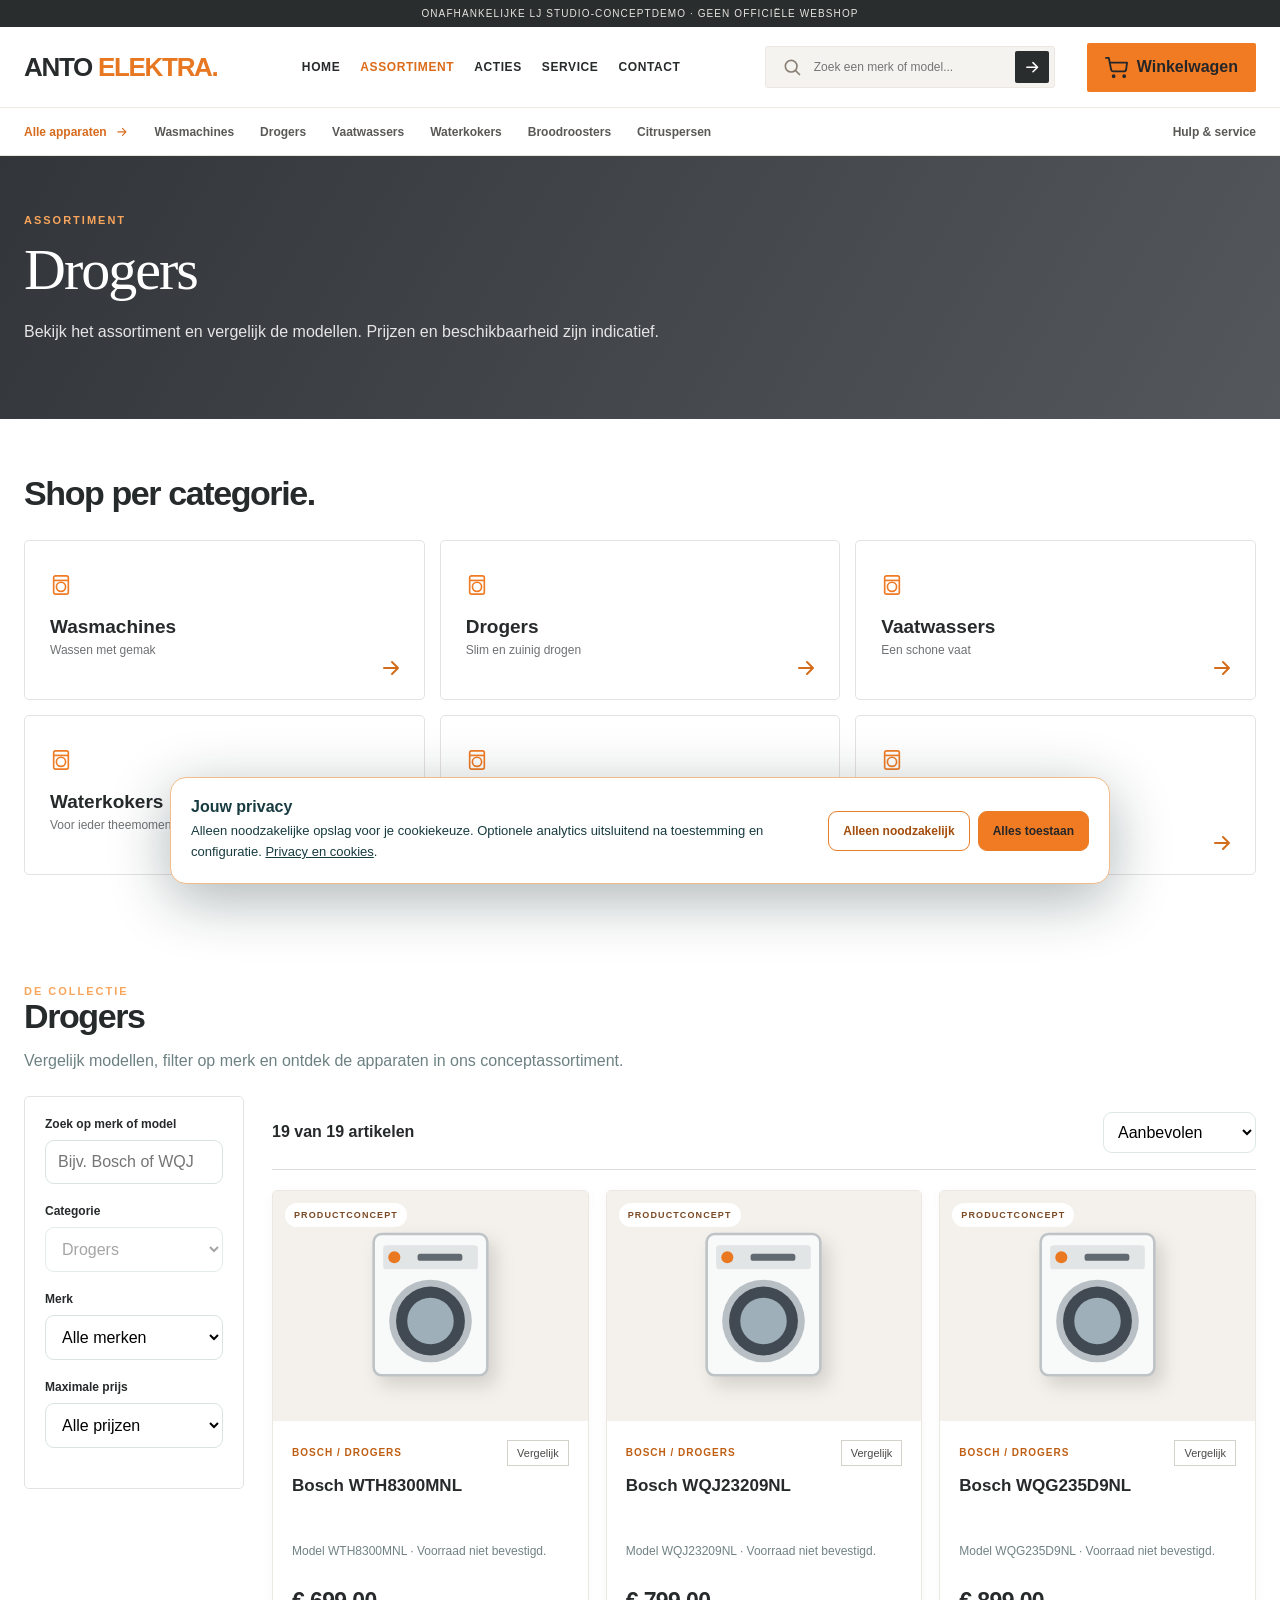
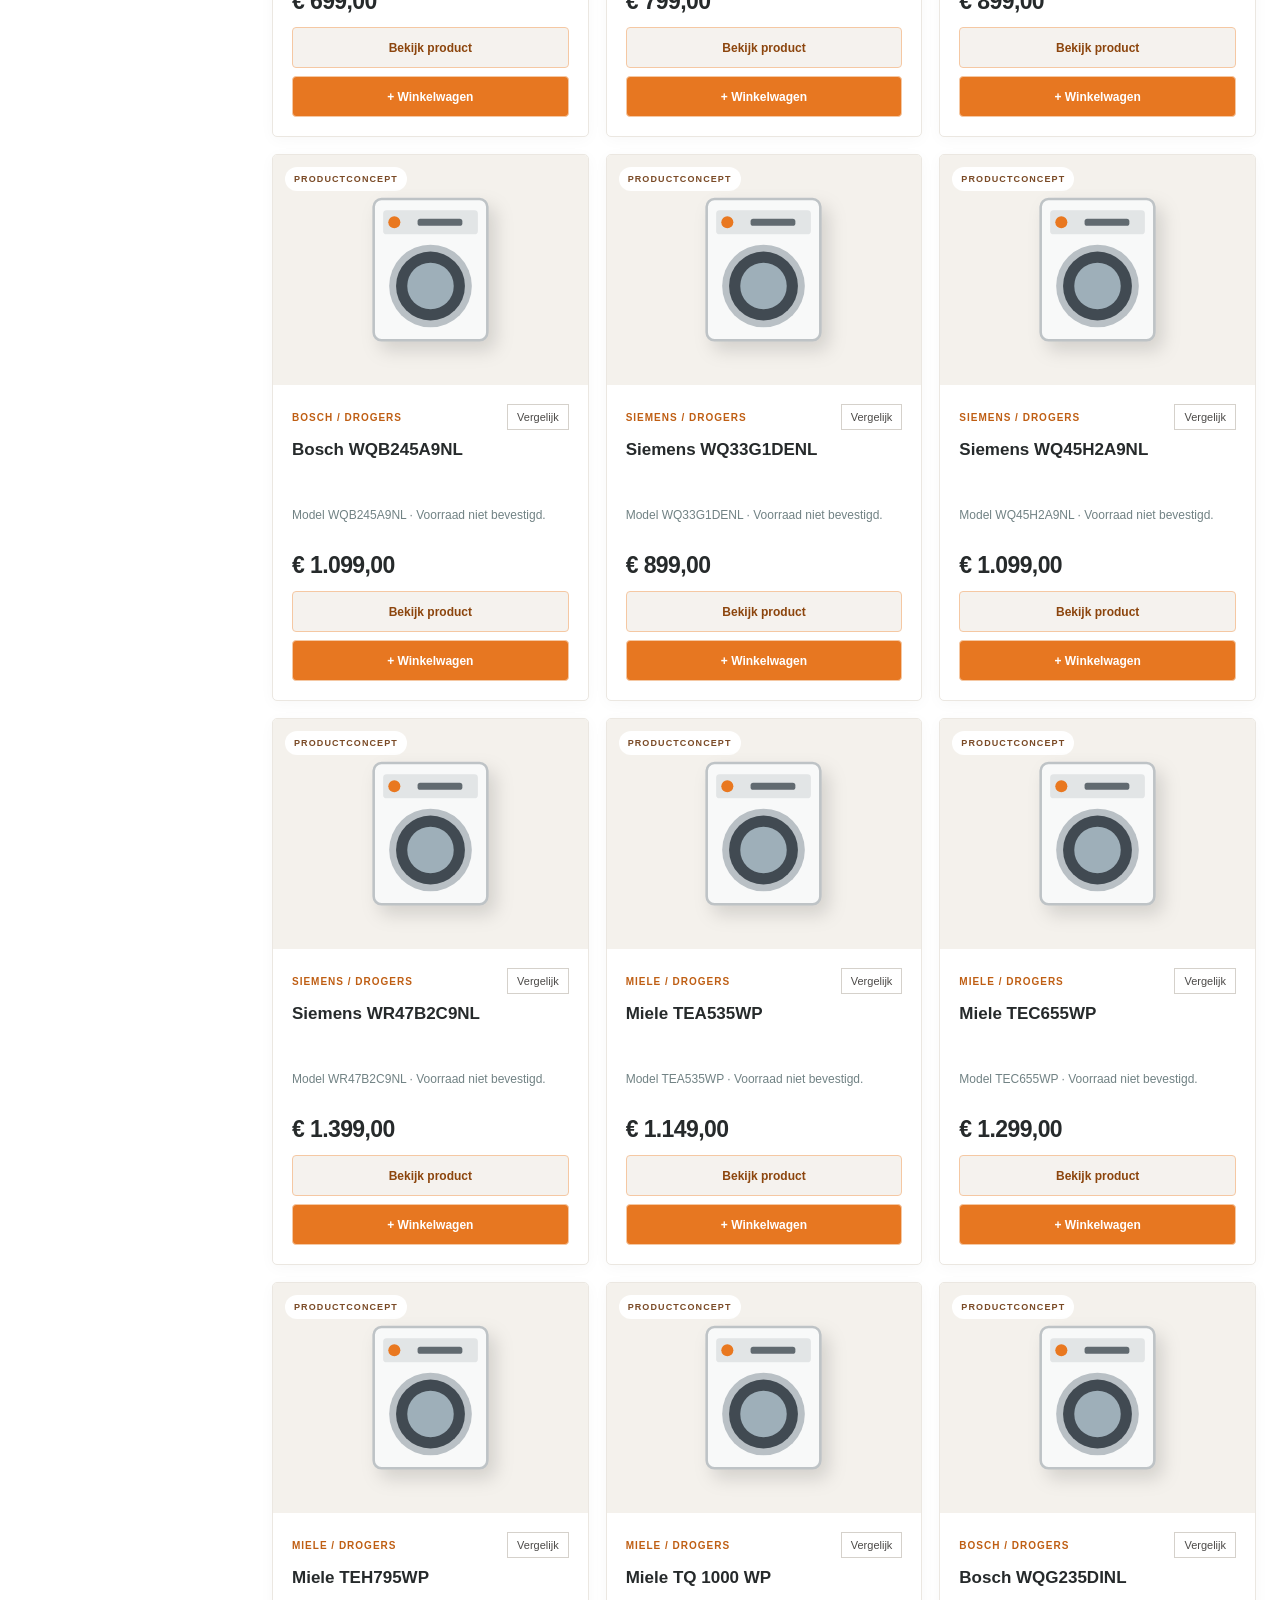
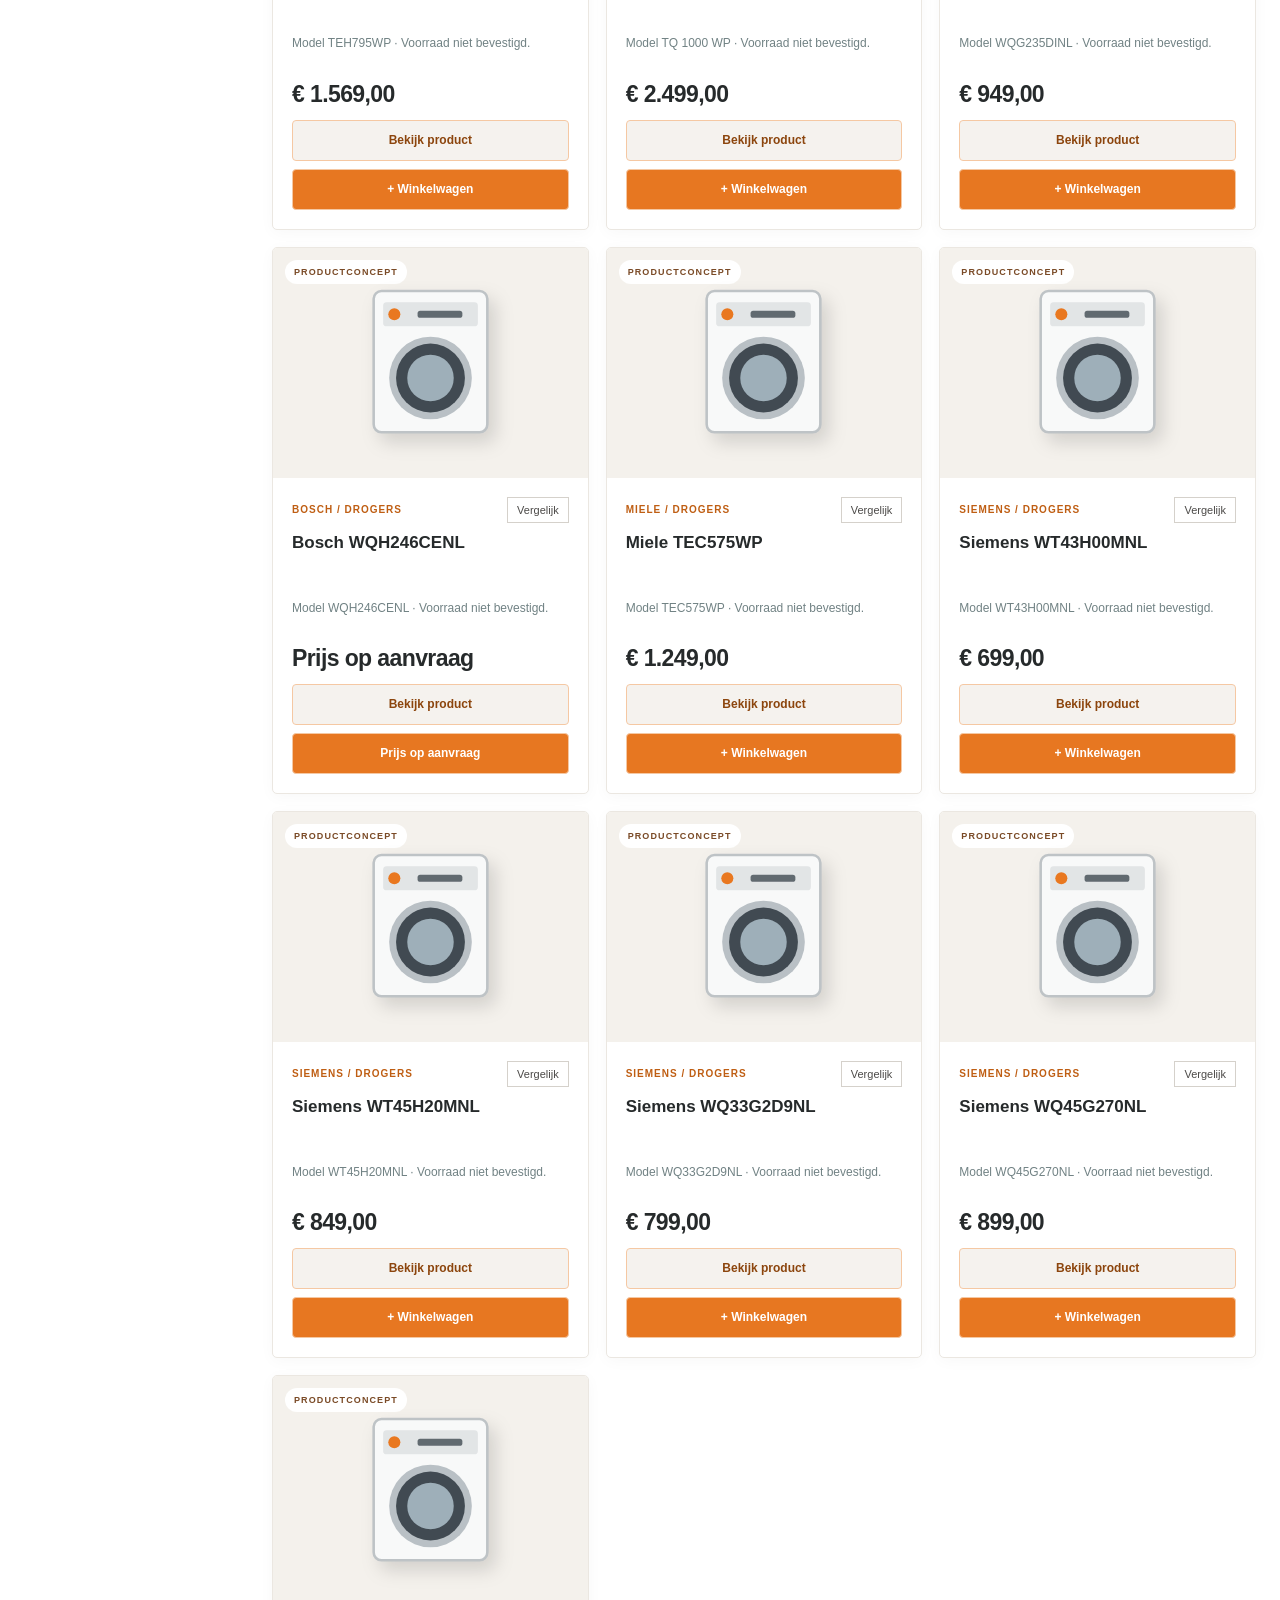
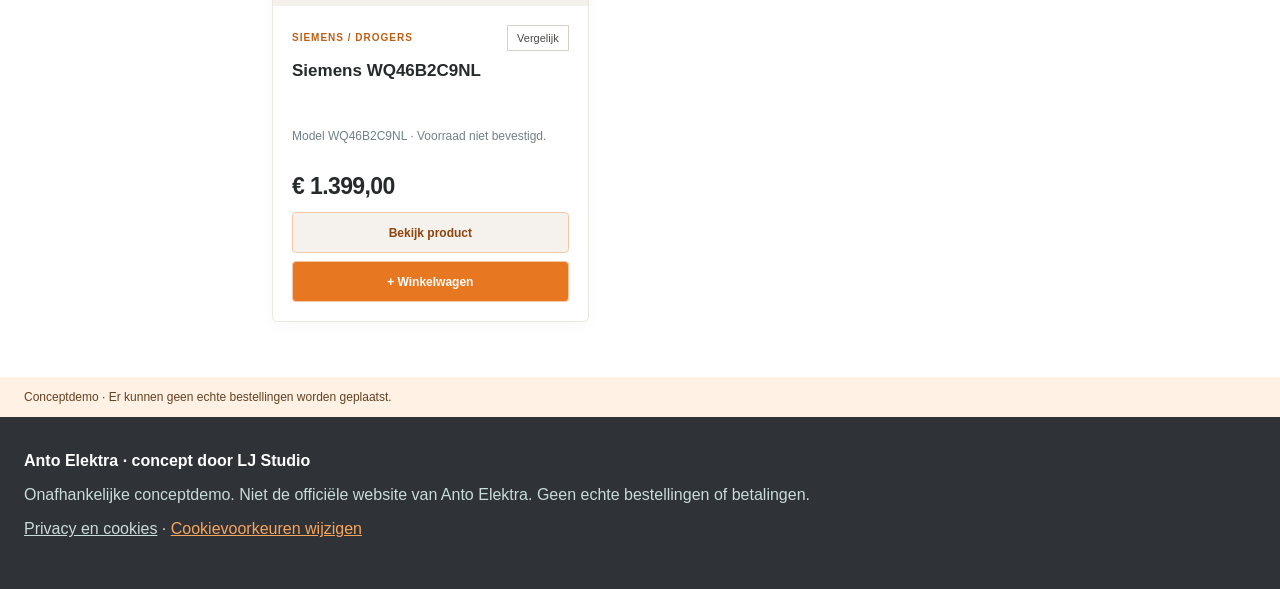
<file: assortiment/drogers/index.html>
<!doctype html><html lang="nl"><head><meta charset="utf-8"><meta name="viewport" content="width=device-width,initial-scale=1"><meta name="robots" content="noindex,nofollow"><meta name="theme-color" content="#34373b"><title>Drogers | Anto Elektra concept · LJ Studio</title><meta name="description" content="Bekijk drogers in de conceptwebshop."><link rel="icon" href="../../assets/favicon.svg" type="image/svg+xml"><link rel="stylesheet" href="../../assets/style.css?v=20"></head><body><div class="top">ONAFHANKELIJKE LJ STUDIO-CONCEPTDEMO · GEEN OFFICIËLE WEBSHOP</div><header class="header"><div class="wrap head"><a class="brand" href="../../index.html" aria-label="Anto Elektra concept, home">ANTO<span> ELEKTRA.</span></a><nav class="site-nav" id="site-nav" aria-label="Hoofdnavigatie"><a href="../../index.html" >Home</a><a href="../../assortiment/index.html" aria-current="page">Assortiment</a><a href="../../index.html#acties">Acties</a><a href="../../service.html" >Service</a><a href="../../index.html#contact">Contact</a></nav><form class="premium-header-search" role="search" action="../../assortiment/index.html" method="get"><label class="sr-only" for="global-search">Zoek merk of model</label><svg viewBox="0 0 24 24" width="20" height="20" fill="none" stroke="currentColor" stroke-width="2" stroke-linecap="round" aria-hidden="true"><circle cx="11" cy="11" r="7"/><path d="m16 16 5 5"/></svg><input id="global-search" name="q" type="search" placeholder="Zoek een merk of model..." autocomplete="off"><button type="submit" aria-label="Zoeken"><svg class="ui-arrow" viewBox="0 0 24 24" width="18" height="18" fill="none" stroke="currentColor" stroke-width="2" stroke-linecap="round" stroke-linejoin="round" aria-hidden="true"><path d="M5 12h14m-6-6 6 6-6 6"/></svg></button></form><div class="header-controls"><button type="button" class="cart-btn" data-open-cart aria-label="Open winkelwagen"><svg viewBox="0 0 24 24" width="23" height="23" fill="none" stroke="currentColor" stroke-width="1.9" stroke-linecap="round" stroke-linejoin="round" aria-hidden="true"><circle cx="9" cy="21" r="1"/><circle cx="20" cy="21" r="1"/><path d="M1 2h3l2.4 12.3a2 2 0 0 0 2 1.7H20a2 2 0 0 0 2-1.6L23 7H5"/></svg><span class="cart-label">Winkelwagen</span><span class="header-cart-count" data-cart-count hidden>0</span></button><button class="menu-toggle" type="button" aria-label="Menu openen" aria-controls="site-nav" aria-expanded="false"><svg viewBox="0 0 24 24" width="23" height="23" fill="none" stroke="currentColor" stroke-width="2" stroke-linecap="round"><path d="M4 6h16M4 12h16M4 18h16"/></svg></button></div></div></header><nav class="premium-departments" aria-label="Winkelcategorieën"><div class="wrap premium-departments-inner"><a href="../../assortiment/index.html" class="premium-department-all">Alle apparaten <svg class="ui-arrow" viewBox="0 0 24 24" width="18" height="18" fill="none" stroke="currentColor" stroke-width="2" stroke-linecap="round" stroke-linejoin="round" aria-hidden="true"><path d="M5 12h14m-6-6 6 6-6 6"/></svg></a><a href="../../assortiment/wasmachines/">Wasmachines</a><a href="../../assortiment/drogers/">Drogers</a><a href="../../assortiment/vaatwassers/">Vaatwassers</a><a href="../../assortiment/waterkokers/">Waterkokers</a><a href="../../assortiment/broodroosters/">Broodroosters</a><a href="../../assortiment/citruspersen/">Citruspersen</a><a class="premium-department-service" href="../../service.html">Hulp & service</a></div></nav><main><section class="subhero"><div class="wrap"><div class="eyebrow">Assortiment</div><h1>Drogers</h1><p>Bekijk het assortiment en vergelijk de modellen. Prijzen en beschikbaarheid zijn indicatief.</p></div></section><section class="section"><div class="wrap"><h2>Shop per categorie.</h2><div class="category-tiles"><a class="category-tile" href="../../assortiment/wasmachines/"><span class="tile-icon" aria-hidden="true"><svg viewBox="0 0 24 24" width="22" height="22" fill="none" stroke="currentColor" stroke-width="1.8"><rect x="4" y="2" width="16" height="20" rx="2"/><path d="M4 7h16"/><circle cx="12" cy="14" r="5"/></svg></span><span class="tile-label">Wasmachines</span><small>Wassen met gemak</small><span class="tile-arrow" aria-hidden="true"><svg class="ui-arrow" viewBox="0 0 24 24" width="17" height="17" fill="none" stroke="currentColor" stroke-width="2" stroke-linecap="round" stroke-linejoin="round" aria-hidden="true"><path d="M5 12h14m-6-6 6 6-6 6"/></svg></span></a><a class="category-tile" href="../../assortiment/drogers/"><span class="tile-icon" aria-hidden="true"><svg viewBox="0 0 24 24" width="22" height="22" fill="none" stroke="currentColor" stroke-width="1.8"><rect x="4" y="2" width="16" height="20" rx="2"/><path d="M4 7h16"/><circle cx="12" cy="14" r="5"/></svg></span><span class="tile-label">Drogers</span><small>Slim en zuinig drogen</small><span class="tile-arrow" aria-hidden="true"><svg class="ui-arrow" viewBox="0 0 24 24" width="17" height="17" fill="none" stroke="currentColor" stroke-width="2" stroke-linecap="round" stroke-linejoin="round" aria-hidden="true"><path d="M5 12h14m-6-6 6 6-6 6"/></svg></span></a><a class="category-tile" href="../../assortiment/vaatwassers/"><span class="tile-icon" aria-hidden="true"><svg viewBox="0 0 24 24" width="22" height="22" fill="none" stroke="currentColor" stroke-width="1.8"><rect x="4" y="2" width="16" height="20" rx="2"/><path d="M4 7h16"/><circle cx="12" cy="14" r="5"/></svg></span><span class="tile-label">Vaatwassers</span><small>Een schone vaat</small><span class="tile-arrow" aria-hidden="true"><svg class="ui-arrow" viewBox="0 0 24 24" width="17" height="17" fill="none" stroke="currentColor" stroke-width="2" stroke-linecap="round" stroke-linejoin="round" aria-hidden="true"><path d="M5 12h14m-6-6 6 6-6 6"/></svg></span></a><a class="category-tile" href="../../assortiment/waterkokers/"><span class="tile-icon" aria-hidden="true"><svg viewBox="0 0 24 24" width="22" height="22" fill="none" stroke="currentColor" stroke-width="1.8"><rect x="4" y="2" width="16" height="20" rx="2"/><path d="M4 7h16"/><circle cx="12" cy="14" r="5"/></svg></span><span class="tile-label">Waterkokers</span><small>Voor ieder theemoment</small><span class="tile-arrow" aria-hidden="true"><svg class="ui-arrow" viewBox="0 0 24 24" width="17" height="17" fill="none" stroke="currentColor" stroke-width="2" stroke-linecap="round" stroke-linejoin="round" aria-hidden="true"><path d="M5 12h14m-6-6 6 6-6 6"/></svg></span></a><a class="category-tile" href="../../assortiment/broodroosters/"><span class="tile-icon" aria-hidden="true"><svg viewBox="0 0 24 24" width="22" height="22" fill="none" stroke="currentColor" stroke-width="1.8"><rect x="4" y="2" width="16" height="20" rx="2"/><path d="M4 7h16"/><circle cx="12" cy="14" r="5"/></svg></span><span class="tile-label">Broodroosters</span><small>Een goede start</small><span class="tile-arrow" aria-hidden="true"><svg class="ui-arrow" viewBox="0 0 24 24" width="17" height="17" fill="none" stroke="currentColor" stroke-width="2" stroke-linecap="round" stroke-linejoin="round" aria-hidden="true"><path d="M5 12h14m-6-6 6 6-6 6"/></svg></span></a><a class="category-tile" href="../../assortiment/citruspersen/"><span class="tile-icon" aria-hidden="true"><svg viewBox="0 0 24 24" width="22" height="22" fill="none" stroke="currentColor" stroke-width="1.8"><rect x="4" y="2" width="16" height="20" rx="2"/><path d="M4 7h16"/><circle cx="12" cy="14" r="5"/></svg></span><span class="tile-label">Citruspersen</span><small>Vers geperst</small><span class="tile-arrow" aria-hidden="true"><svg class="ui-arrow" viewBox="0 0 24 24" width="17" height="17" fill="none" stroke="currentColor" stroke-width="2" stroke-linecap="round" stroke-linejoin="round" aria-hidden="true"><path d="M5 12h14m-6-6 6 6-6 6"/></svg></span></a></div></div></section><section class="section" id="producten" data-root="../../" data-catalog-data="../../data/products.json" data-category-slug="drogers"><div class="wrap"><div class="eyebrow">DE COLLECTIE</div><h2>Drogers</h2><p class="muted">Vergelijk modellen, filter op merk en ontdek de apparaten in ons conceptassortiment.</p><div class="premium-filter-mobile"><button type="button" id="filter-toggle" aria-controls="catalog-filters" aria-expanded="false">Filters tonen <svg class="ui-arrow" viewBox="0 0 24 24" width="18" height="18" fill="none" stroke="currentColor" stroke-width="2" stroke-linecap="round" stroke-linejoin="round" aria-hidden="true"><path d="M5 12h14m-6-6 6 6-6 6"/></svg></button><button type="button" id="clear-filters">Wis filters</button></div><div class="layout"><aside class="filters" id="catalog-filters"><div><label for="search">Zoek op merk of model</label><input id="search" type="search" placeholder="Bijv. Bosch of WQJ"></div><div><label for="category">Categorie</label><select id="category"><option value="">Alle categorieën</option><option>Wasmachines</option><option>Drogers</option><option>Vaatwassers</option></select></div><div><label for="brand">Merk</label><select id="brand"><option value="">Alle merken</option><option>Bosch</option><option>Siemens</option><option>Miele</option></select></div><div><label for="max-price">Maximale prijs</label><select id="max-price"><option value="">Alle prijzen</option><option value="800">Tot €800</option><option value="1000">Tot €1.000</option><option value="1500">Tot €1.500</option><option value="2500">Tot €2.500</option></select></div></aside><div><div class="catalog-top"><strong id="result-count">Producten laden…</strong><select id="sort" aria-label="Sorteren"><option value="default">Aanbevolen</option><option value="asc">Prijs laag–hoog</option><option value="desc">Prijs hoog–laag</option><option value="name">Naam A–Z</option></select></div><div class="cards" id="product-grid" aria-live="polite"></div><p id="empty" hidden>Geen producten gevonden. Pas je filters aan.</p></div></div></div></section><div class="notice"><div class="wrap">Conceptdemo · Er kunnen geen echte bestellingen worden geplaatst.</div></div></main><footer class="foot" id="contact"><div class="wrap"><strong>Anto Elektra · concept door LJ Studio</strong><p>Onafhankelijke conceptdemo. Niet de officiële website van Anto Elektra. Geen echte bestellingen of betalingen.</p><p><a href="../../privacy.html">Privacy en cookies</a> · <button type="button" data-cookie-settings class="cookie-link">Cookievoorkeuren wijzigen</button></p></div></footer><div id="cart-backdrop" class="drawer-backdrop" hidden></div><aside id="cart-drawer" class="drawer" role="dialog" aria-modal="true" aria-label="Winkelwagen" hidden><div class="drawer-head"><h2>Jouw winkelwagen</h2><button type="button" id="cart-close" aria-label="Sluit winkelwagen">✕</button></div><p class="muted">Demonstratie · afrekenen uitgeschakeld</p><div id="cart-lines" aria-live="polite"></div><div class="progress"><span id="shipping-progress" style="width:0"></span></div><p id="shipping-message" class="muted"></p><div class="totals" id="totals"></div><button type="button" class="primary" disabled style="width:100%;opacity:.65">Afrekenen niet beschikbaar</button></aside><div class="detail-backdrop" id="detail-backdrop" hidden><section class="detail" role="dialog" aria-modal="true" aria-label="Productdetails" id="detail-content"></section></div><div class="cookie-banner" id="cookie-banner" role="region" aria-label="Cookiekeuze" hidden><div><strong>Jouw privacy</strong><p>Alleen noodzakelijke opslag voor je cookiekeuze. Optionele analytics uitsluitend na toestemming en configuratie. <a href="../../privacy.html">Privacy en cookies</a>.</p></div><div class="cookie-actions"><button type="button" id="cookie-necessary">Alleen noodzakelijk</button><button type="button" id="cookie-accept">Alles toestaan</button></div></div><script src="../../assets/config.js" defer></script><script src="../../assets/consent.js" defer></script><script src="../../assets/site.js?v=1" defer></script><script src="../../assets/app.js?v=20" defer></script></body></html>
</file>
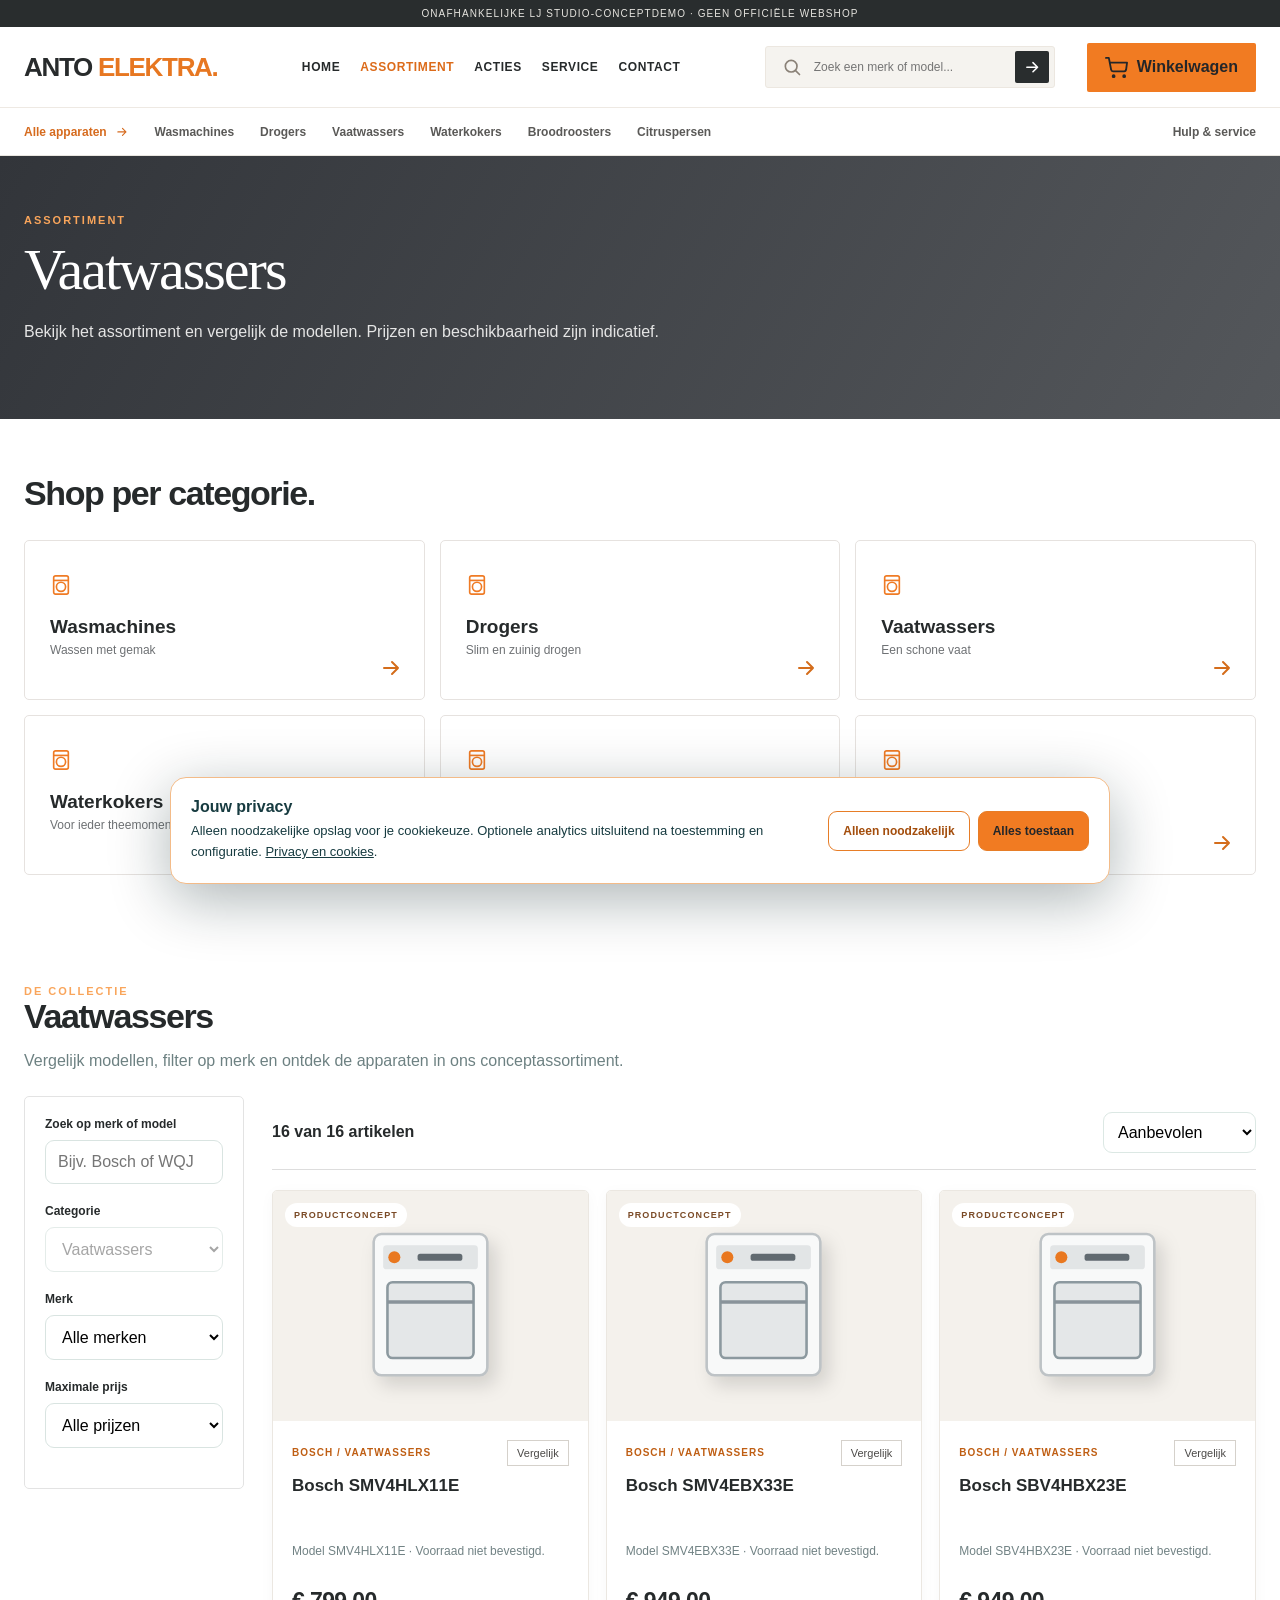
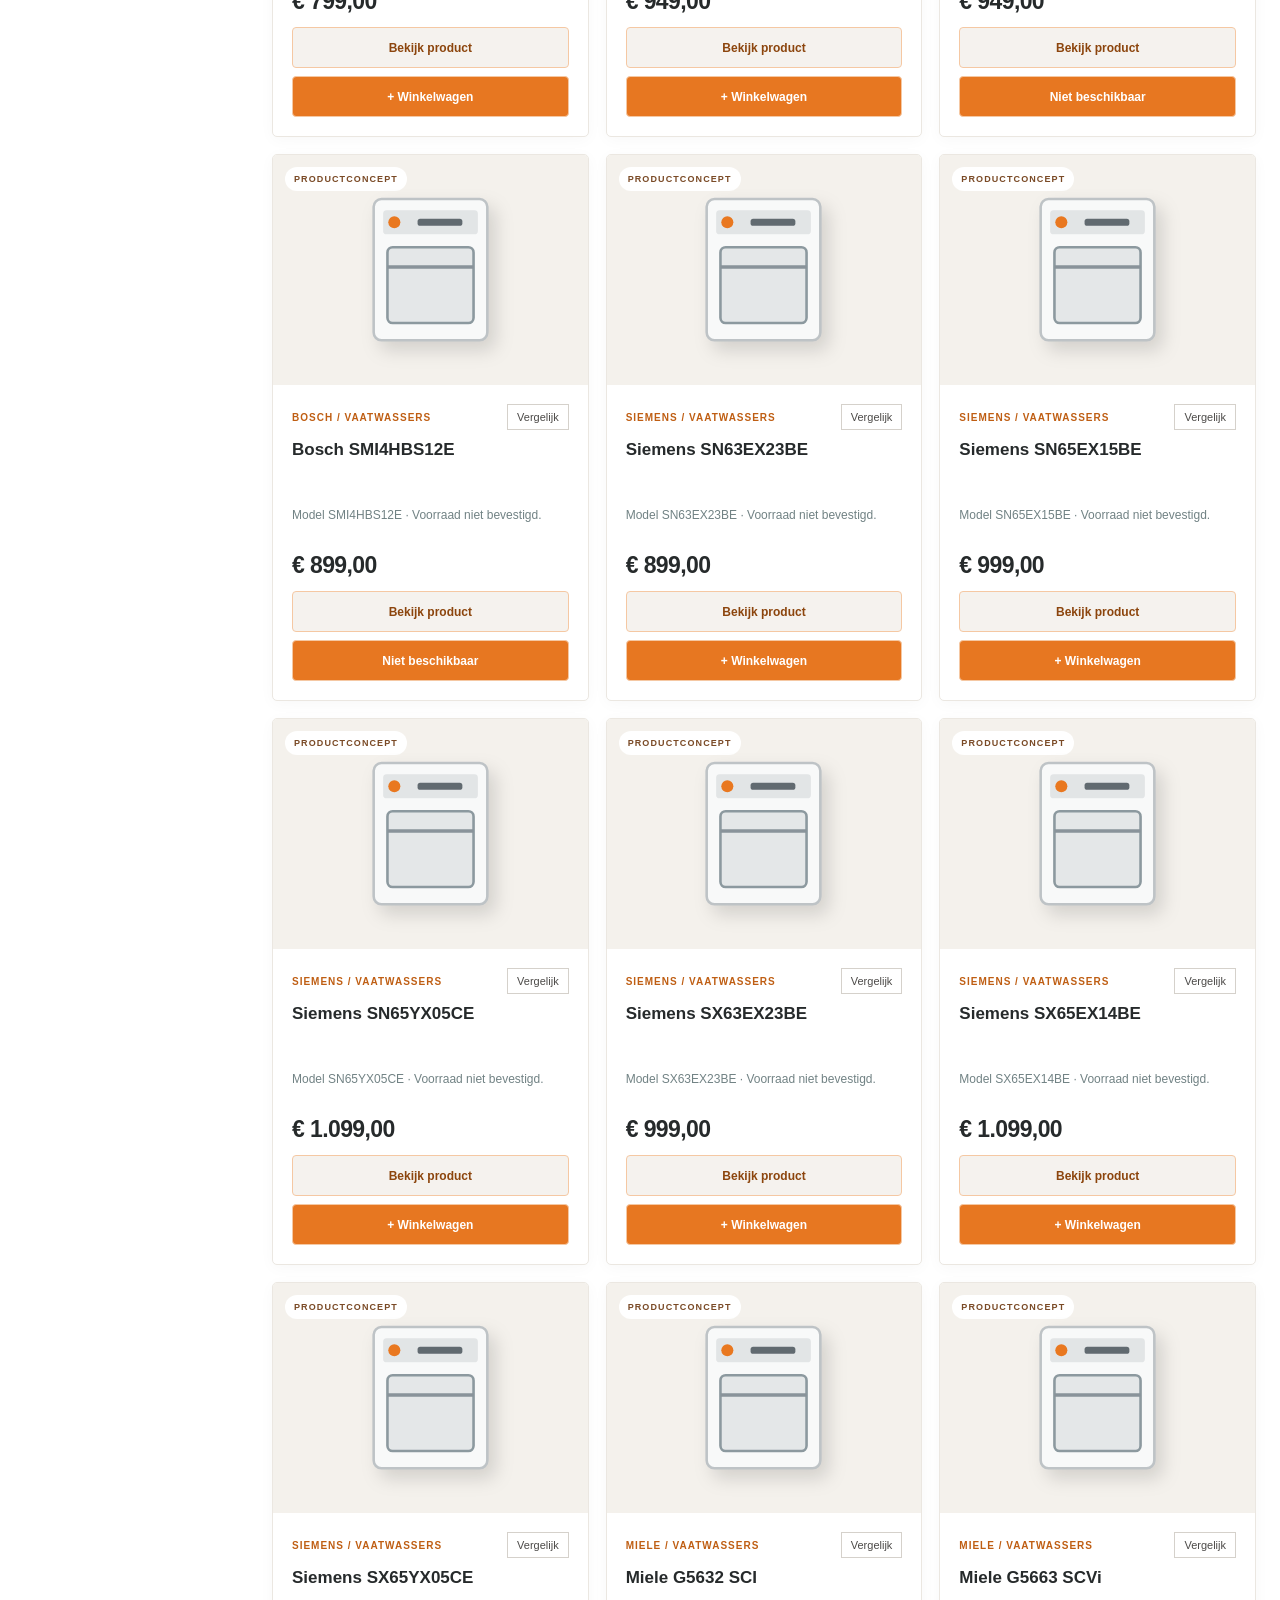
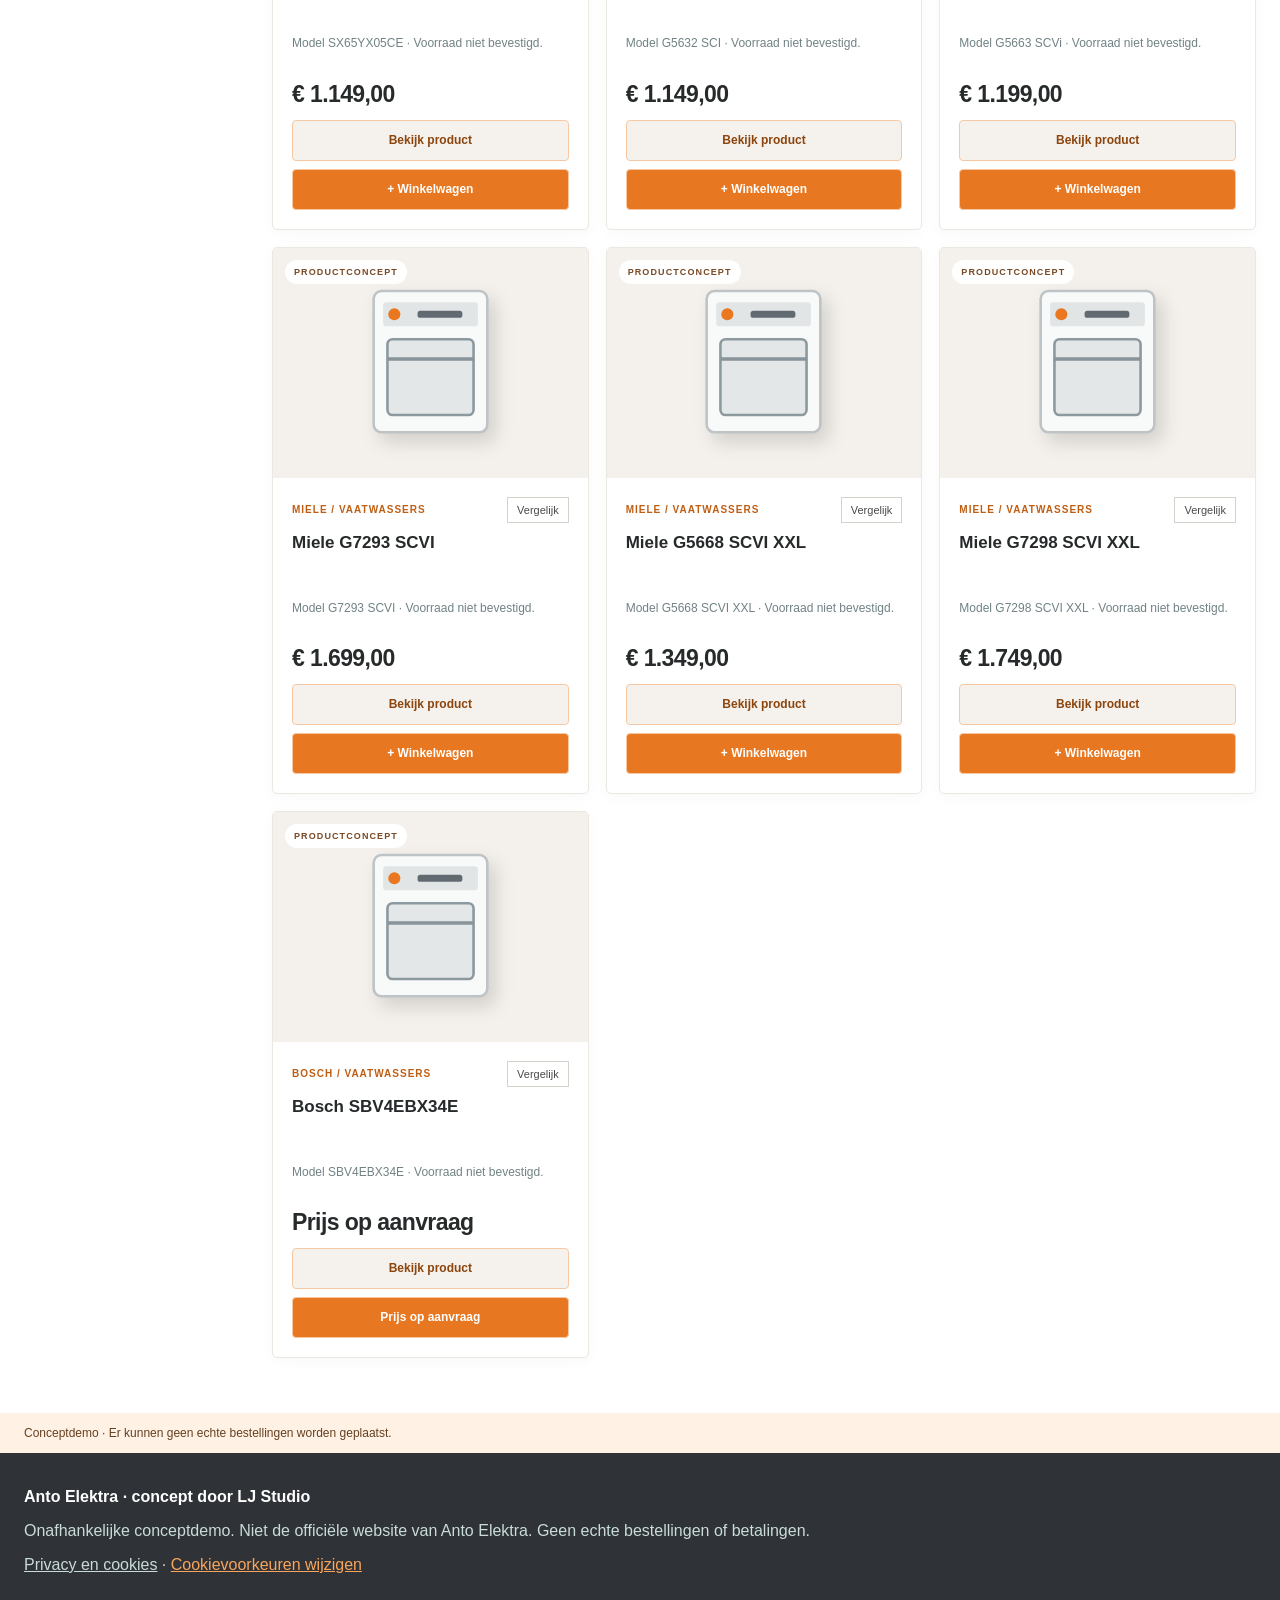
<file: assortiment/vaatwassers/index.html>
<!doctype html><html lang="nl"><head><meta charset="utf-8"><meta name="viewport" content="width=device-width,initial-scale=1"><meta name="robots" content="noindex,nofollow"><meta name="theme-color" content="#34373b"><title>Vaatwassers | Anto Elektra concept · LJ Studio</title><meta name="description" content="Bekijk vaatwassers in de conceptwebshop."><link rel="icon" href="../../assets/favicon.svg" type="image/svg+xml"><link rel="stylesheet" href="../../assets/style.css?v=20"></head><body><div class="top">ONAFHANKELIJKE LJ STUDIO-CONCEPTDEMO · GEEN OFFICIËLE WEBSHOP</div><header class="header"><div class="wrap head"><a class="brand" href="../../index.html" aria-label="Anto Elektra concept, home">ANTO<span> ELEKTRA.</span></a><nav class="site-nav" id="site-nav" aria-label="Hoofdnavigatie"><a href="../../index.html" >Home</a><a href="../../assortiment/index.html" aria-current="page">Assortiment</a><a href="../../index.html#acties">Acties</a><a href="../../service.html" >Service</a><a href="../../index.html#contact">Contact</a></nav><form class="premium-header-search" role="search" action="../../assortiment/index.html" method="get"><label class="sr-only" for="global-search">Zoek merk of model</label><svg viewBox="0 0 24 24" width="20" height="20" fill="none" stroke="currentColor" stroke-width="2" stroke-linecap="round" aria-hidden="true"><circle cx="11" cy="11" r="7"/><path d="m16 16 5 5"/></svg><input id="global-search" name="q" type="search" placeholder="Zoek een merk of model..." autocomplete="off"><button type="submit" aria-label="Zoeken"><svg class="ui-arrow" viewBox="0 0 24 24" width="18" height="18" fill="none" stroke="currentColor" stroke-width="2" stroke-linecap="round" stroke-linejoin="round" aria-hidden="true"><path d="M5 12h14m-6-6 6 6-6 6"/></svg></button></form><div class="header-controls"><button type="button" class="cart-btn" data-open-cart aria-label="Open winkelwagen"><svg viewBox="0 0 24 24" width="23" height="23" fill="none" stroke="currentColor" stroke-width="1.9" stroke-linecap="round" stroke-linejoin="round" aria-hidden="true"><circle cx="9" cy="21" r="1"/><circle cx="20" cy="21" r="1"/><path d="M1 2h3l2.4 12.3a2 2 0 0 0 2 1.7H20a2 2 0 0 0 2-1.6L23 7H5"/></svg><span class="cart-label">Winkelwagen</span><span class="header-cart-count" data-cart-count hidden>0</span></button><button class="menu-toggle" type="button" aria-label="Menu openen" aria-controls="site-nav" aria-expanded="false"><svg viewBox="0 0 24 24" width="23" height="23" fill="none" stroke="currentColor" stroke-width="2" stroke-linecap="round"><path d="M4 6h16M4 12h16M4 18h16"/></svg></button></div></div></header><nav class="premium-departments" aria-label="Winkelcategorieën"><div class="wrap premium-departments-inner"><a href="../../assortiment/index.html" class="premium-department-all">Alle apparaten <svg class="ui-arrow" viewBox="0 0 24 24" width="18" height="18" fill="none" stroke="currentColor" stroke-width="2" stroke-linecap="round" stroke-linejoin="round" aria-hidden="true"><path d="M5 12h14m-6-6 6 6-6 6"/></svg></a><a href="../../assortiment/wasmachines/">Wasmachines</a><a href="../../assortiment/drogers/">Drogers</a><a href="../../assortiment/vaatwassers/">Vaatwassers</a><a href="../../assortiment/waterkokers/">Waterkokers</a><a href="../../assortiment/broodroosters/">Broodroosters</a><a href="../../assortiment/citruspersen/">Citruspersen</a><a class="premium-department-service" href="../../service.html">Hulp & service</a></div></nav><main><section class="subhero"><div class="wrap"><div class="eyebrow">Assortiment</div><h1>Vaatwassers</h1><p>Bekijk het assortiment en vergelijk de modellen. Prijzen en beschikbaarheid zijn indicatief.</p></div></section><section class="section"><div class="wrap"><h2>Shop per categorie.</h2><div class="category-tiles"><a class="category-tile" href="../../assortiment/wasmachines/"><span class="tile-icon" aria-hidden="true"><svg viewBox="0 0 24 24" width="22" height="22" fill="none" stroke="currentColor" stroke-width="1.8"><rect x="4" y="2" width="16" height="20" rx="2"/><path d="M4 7h16"/><circle cx="12" cy="14" r="5"/></svg></span><span class="tile-label">Wasmachines</span><small>Wassen met gemak</small><span class="tile-arrow" aria-hidden="true"><svg class="ui-arrow" viewBox="0 0 24 24" width="17" height="17" fill="none" stroke="currentColor" stroke-width="2" stroke-linecap="round" stroke-linejoin="round" aria-hidden="true"><path d="M5 12h14m-6-6 6 6-6 6"/></svg></span></a><a class="category-tile" href="../../assortiment/drogers/"><span class="tile-icon" aria-hidden="true"><svg viewBox="0 0 24 24" width="22" height="22" fill="none" stroke="currentColor" stroke-width="1.8"><rect x="4" y="2" width="16" height="20" rx="2"/><path d="M4 7h16"/><circle cx="12" cy="14" r="5"/></svg></span><span class="tile-label">Drogers</span><small>Slim en zuinig drogen</small><span class="tile-arrow" aria-hidden="true"><svg class="ui-arrow" viewBox="0 0 24 24" width="17" height="17" fill="none" stroke="currentColor" stroke-width="2" stroke-linecap="round" stroke-linejoin="round" aria-hidden="true"><path d="M5 12h14m-6-6 6 6-6 6"/></svg></span></a><a class="category-tile" href="../../assortiment/vaatwassers/"><span class="tile-icon" aria-hidden="true"><svg viewBox="0 0 24 24" width="22" height="22" fill="none" stroke="currentColor" stroke-width="1.8"><rect x="4" y="2" width="16" height="20" rx="2"/><path d="M4 7h16"/><circle cx="12" cy="14" r="5"/></svg></span><span class="tile-label">Vaatwassers</span><small>Een schone vaat</small><span class="tile-arrow" aria-hidden="true"><svg class="ui-arrow" viewBox="0 0 24 24" width="17" height="17" fill="none" stroke="currentColor" stroke-width="2" stroke-linecap="round" stroke-linejoin="round" aria-hidden="true"><path d="M5 12h14m-6-6 6 6-6 6"/></svg></span></a><a class="category-tile" href="../../assortiment/waterkokers/"><span class="tile-icon" aria-hidden="true"><svg viewBox="0 0 24 24" width="22" height="22" fill="none" stroke="currentColor" stroke-width="1.8"><rect x="4" y="2" width="16" height="20" rx="2"/><path d="M4 7h16"/><circle cx="12" cy="14" r="5"/></svg></span><span class="tile-label">Waterkokers</span><small>Voor ieder theemoment</small><span class="tile-arrow" aria-hidden="true"><svg class="ui-arrow" viewBox="0 0 24 24" width="17" height="17" fill="none" stroke="currentColor" stroke-width="2" stroke-linecap="round" stroke-linejoin="round" aria-hidden="true"><path d="M5 12h14m-6-6 6 6-6 6"/></svg></span></a><a class="category-tile" href="../../assortiment/broodroosters/"><span class="tile-icon" aria-hidden="true"><svg viewBox="0 0 24 24" width="22" height="22" fill="none" stroke="currentColor" stroke-width="1.8"><rect x="4" y="2" width="16" height="20" rx="2"/><path d="M4 7h16"/><circle cx="12" cy="14" r="5"/></svg></span><span class="tile-label">Broodroosters</span><small>Een goede start</small><span class="tile-arrow" aria-hidden="true"><svg class="ui-arrow" viewBox="0 0 24 24" width="17" height="17" fill="none" stroke="currentColor" stroke-width="2" stroke-linecap="round" stroke-linejoin="round" aria-hidden="true"><path d="M5 12h14m-6-6 6 6-6 6"/></svg></span></a><a class="category-tile" href="../../assortiment/citruspersen/"><span class="tile-icon" aria-hidden="true"><svg viewBox="0 0 24 24" width="22" height="22" fill="none" stroke="currentColor" stroke-width="1.8"><rect x="4" y="2" width="16" height="20" rx="2"/><path d="M4 7h16"/><circle cx="12" cy="14" r="5"/></svg></span><span class="tile-label">Citruspersen</span><small>Vers geperst</small><span class="tile-arrow" aria-hidden="true"><svg class="ui-arrow" viewBox="0 0 24 24" width="17" height="17" fill="none" stroke="currentColor" stroke-width="2" stroke-linecap="round" stroke-linejoin="round" aria-hidden="true"><path d="M5 12h14m-6-6 6 6-6 6"/></svg></span></a></div></div></section><section class="section" id="producten" data-root="../../" data-catalog-data="../../data/products.json" data-category-slug="vaatwassers"><div class="wrap"><div class="eyebrow">DE COLLECTIE</div><h2>Vaatwassers</h2><p class="muted">Vergelijk modellen, filter op merk en ontdek de apparaten in ons conceptassortiment.</p><div class="premium-filter-mobile"><button type="button" id="filter-toggle" aria-controls="catalog-filters" aria-expanded="false">Filters tonen <svg class="ui-arrow" viewBox="0 0 24 24" width="18" height="18" fill="none" stroke="currentColor" stroke-width="2" stroke-linecap="round" stroke-linejoin="round" aria-hidden="true"><path d="M5 12h14m-6-6 6 6-6 6"/></svg></button><button type="button" id="clear-filters">Wis filters</button></div><div class="layout"><aside class="filters" id="catalog-filters"><div><label for="search">Zoek op merk of model</label><input id="search" type="search" placeholder="Bijv. Bosch of WQJ"></div><div><label for="category">Categorie</label><select id="category"><option value="">Alle categorieën</option><option>Wasmachines</option><option>Drogers</option><option>Vaatwassers</option></select></div><div><label for="brand">Merk</label><select id="brand"><option value="">Alle merken</option><option>Bosch</option><option>Siemens</option><option>Miele</option></select></div><div><label for="max-price">Maximale prijs</label><select id="max-price"><option value="">Alle prijzen</option><option value="800">Tot €800</option><option value="1000">Tot €1.000</option><option value="1500">Tot €1.500</option><option value="2500">Tot €2.500</option></select></div></aside><div><div class="catalog-top"><strong id="result-count">Producten laden…</strong><select id="sort" aria-label="Sorteren"><option value="default">Aanbevolen</option><option value="asc">Prijs laag–hoog</option><option value="desc">Prijs hoog–laag</option><option value="name">Naam A–Z</option></select></div><div class="cards" id="product-grid" aria-live="polite"></div><p id="empty" hidden>Geen producten gevonden. Pas je filters aan.</p></div></div></div></section><div class="notice"><div class="wrap">Conceptdemo · Er kunnen geen echte bestellingen worden geplaatst.</div></div></main><footer class="foot" id="contact"><div class="wrap"><strong>Anto Elektra · concept door LJ Studio</strong><p>Onafhankelijke conceptdemo. Niet de officiële website van Anto Elektra. Geen echte bestellingen of betalingen.</p><p><a href="../../privacy.html">Privacy en cookies</a> · <button type="button" data-cookie-settings class="cookie-link">Cookievoorkeuren wijzigen</button></p></div></footer><div id="cart-backdrop" class="drawer-backdrop" hidden></div><aside id="cart-drawer" class="drawer" role="dialog" aria-modal="true" aria-label="Winkelwagen" hidden><div class="drawer-head"><h2>Jouw winkelwagen</h2><button type="button" id="cart-close" aria-label="Sluit winkelwagen">✕</button></div><p class="muted">Demonstratie · afrekenen uitgeschakeld</p><div id="cart-lines" aria-live="polite"></div><div class="progress"><span id="shipping-progress" style="width:0"></span></div><p id="shipping-message" class="muted"></p><div class="totals" id="totals"></div><button type="button" class="primary" disabled style="width:100%;opacity:.65">Afrekenen niet beschikbaar</button></aside><div class="detail-backdrop" id="detail-backdrop" hidden><section class="detail" role="dialog" aria-modal="true" aria-label="Productdetails" id="detail-content"></section></div><div class="cookie-banner" id="cookie-banner" role="region" aria-label="Cookiekeuze" hidden><div><strong>Jouw privacy</strong><p>Alleen noodzakelijke opslag voor je cookiekeuze. Optionele analytics uitsluitend na toestemming en configuratie. <a href="../../privacy.html">Privacy en cookies</a>.</p></div><div class="cookie-actions"><button type="button" id="cookie-necessary">Alleen noodzakelijk</button><button type="button" id="cookie-accept">Alles toestaan</button></div></div><script src="../../assets/config.js" defer></script><script src="../../assets/consent.js" defer></script><script src="../../assets/site.js?v=1" defer></script><script src="../../assets/app.js?v=20" defer></script></body></html>
</file>
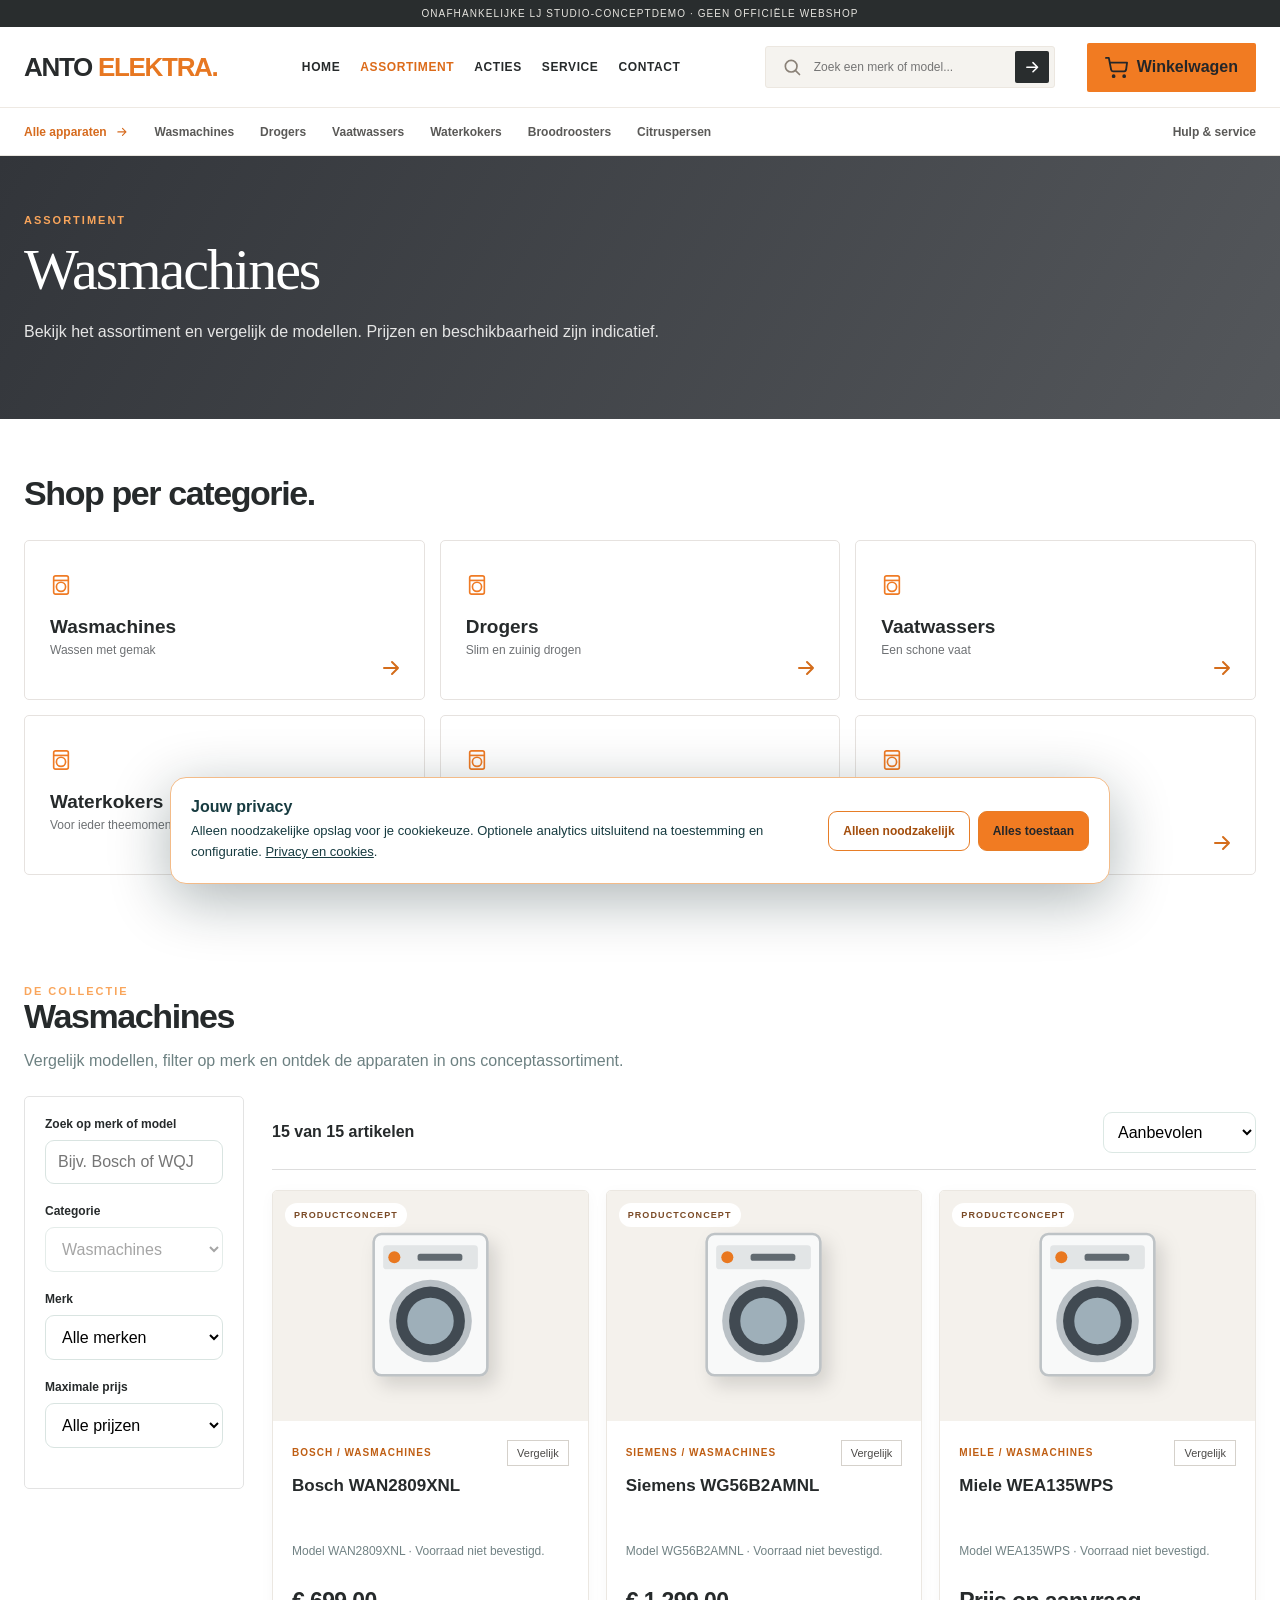
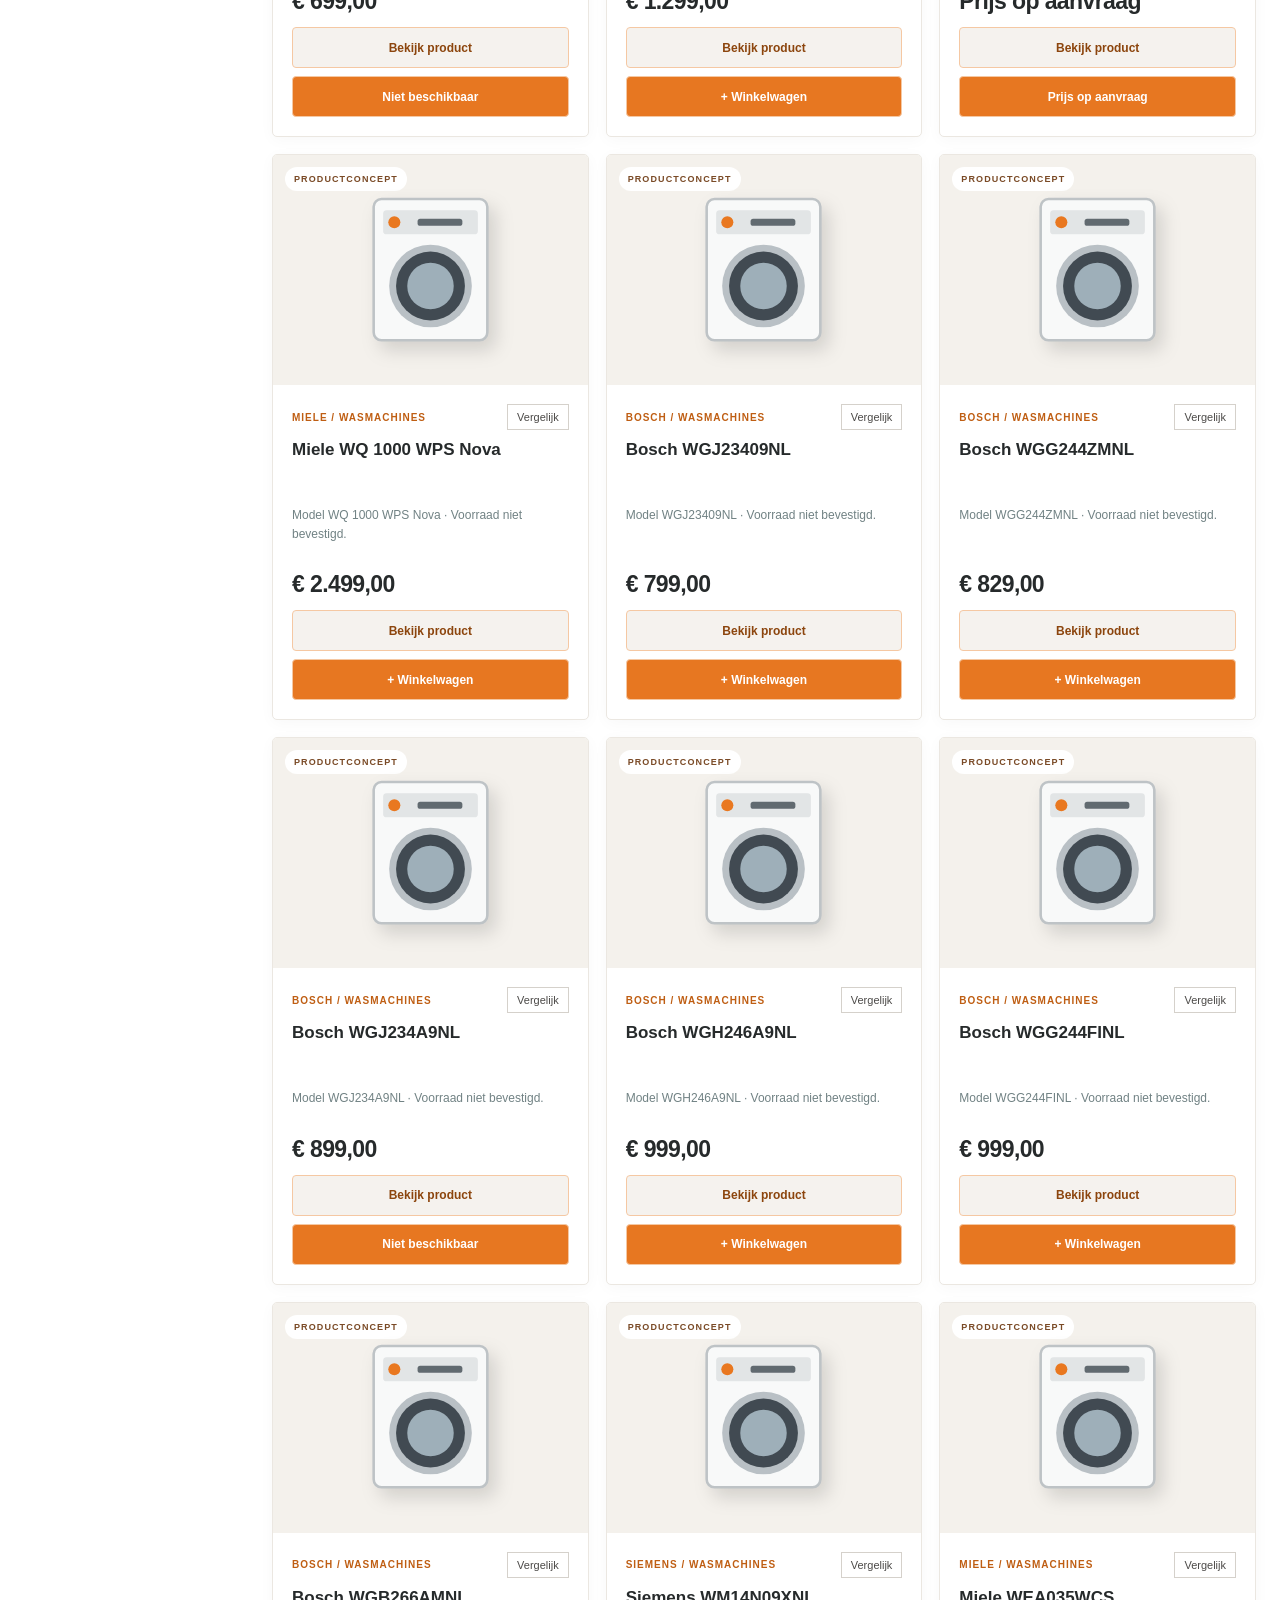
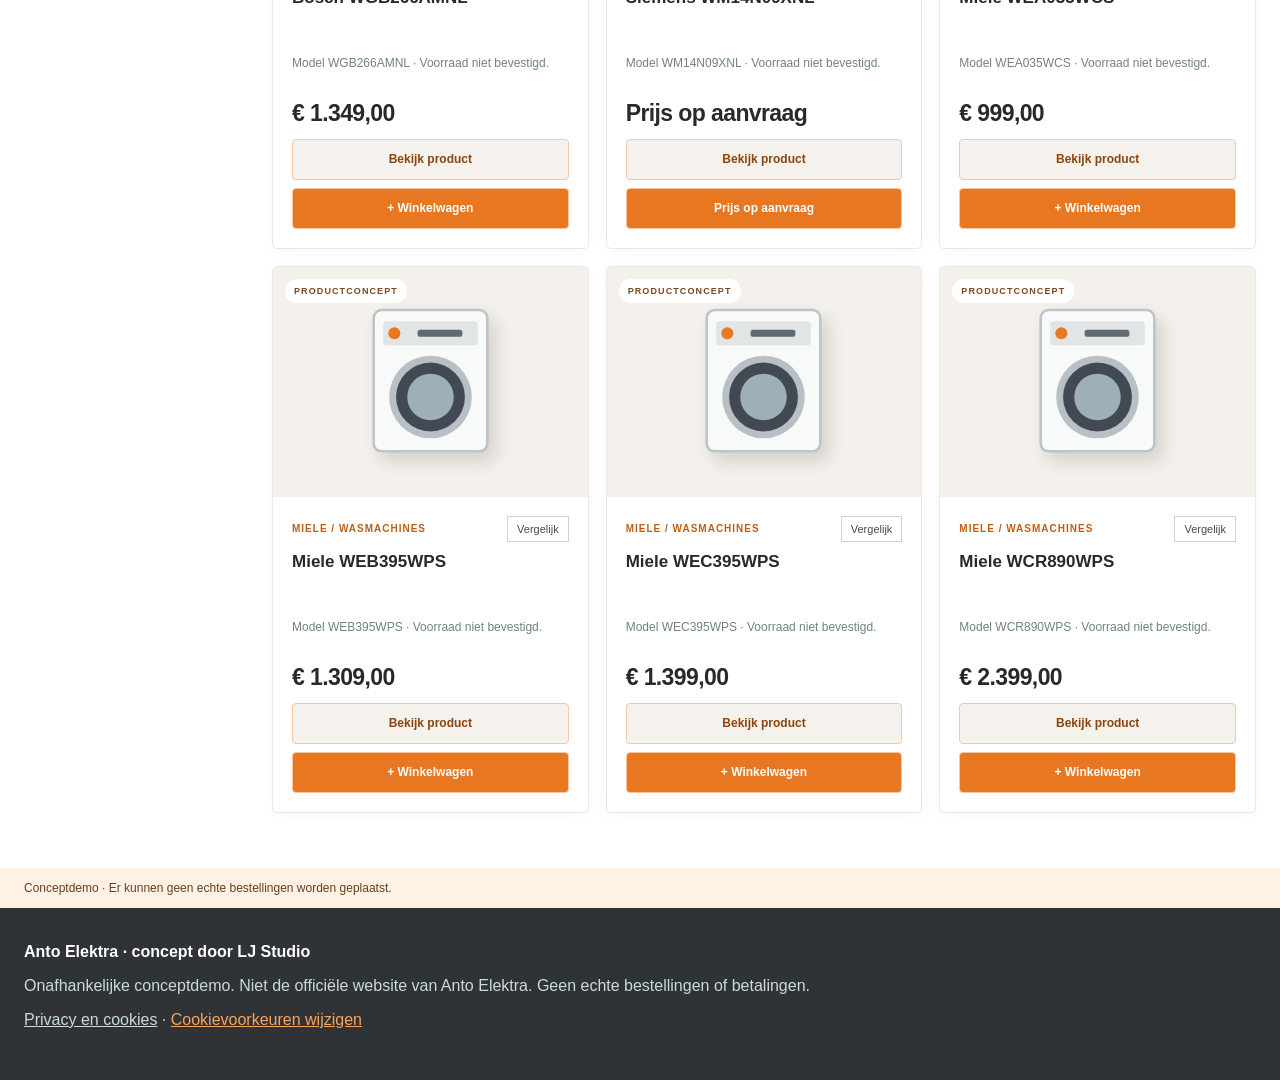
<file: assortiment/wasmachines/index.html>
<!doctype html><html lang="nl"><head><meta charset="utf-8"><meta name="viewport" content="width=device-width,initial-scale=1"><meta name="robots" content="noindex,nofollow"><meta name="theme-color" content="#34373b"><title>Wasmachines | Anto Elektra concept · LJ Studio</title><meta name="description" content="Bekijk wasmachines in de conceptwebshop."><link rel="icon" href="../../assets/favicon.svg" type="image/svg+xml"><link rel="stylesheet" href="../../assets/style.css?v=20"></head><body><div class="top">ONAFHANKELIJKE LJ STUDIO-CONCEPTDEMO · GEEN OFFICIËLE WEBSHOP</div><header class="header"><div class="wrap head"><a class="brand" href="../../index.html" aria-label="Anto Elektra concept, home">ANTO<span> ELEKTRA.</span></a><nav class="site-nav" id="site-nav" aria-label="Hoofdnavigatie"><a href="../../index.html" >Home</a><a href="../../assortiment/index.html" aria-current="page">Assortiment</a><a href="../../index.html#acties">Acties</a><a href="../../service.html" >Service</a><a href="../../index.html#contact">Contact</a></nav><form class="premium-header-search" role="search" action="../../assortiment/index.html" method="get"><label class="sr-only" for="global-search">Zoek merk of model</label><svg viewBox="0 0 24 24" width="20" height="20" fill="none" stroke="currentColor" stroke-width="2" stroke-linecap="round" aria-hidden="true"><circle cx="11" cy="11" r="7"/><path d="m16 16 5 5"/></svg><input id="global-search" name="q" type="search" placeholder="Zoek een merk of model..." autocomplete="off"><button type="submit" aria-label="Zoeken"><svg class="ui-arrow" viewBox="0 0 24 24" width="18" height="18" fill="none" stroke="currentColor" stroke-width="2" stroke-linecap="round" stroke-linejoin="round" aria-hidden="true"><path d="M5 12h14m-6-6 6 6-6 6"/></svg></button></form><div class="header-controls"><button type="button" class="cart-btn" data-open-cart aria-label="Open winkelwagen"><svg viewBox="0 0 24 24" width="23" height="23" fill="none" stroke="currentColor" stroke-width="1.9" stroke-linecap="round" stroke-linejoin="round" aria-hidden="true"><circle cx="9" cy="21" r="1"/><circle cx="20" cy="21" r="1"/><path d="M1 2h3l2.4 12.3a2 2 0 0 0 2 1.7H20a2 2 0 0 0 2-1.6L23 7H5"/></svg><span class="cart-label">Winkelwagen</span><span class="header-cart-count" data-cart-count hidden>0</span></button><button class="menu-toggle" type="button" aria-label="Menu openen" aria-controls="site-nav" aria-expanded="false"><svg viewBox="0 0 24 24" width="23" height="23" fill="none" stroke="currentColor" stroke-width="2" stroke-linecap="round"><path d="M4 6h16M4 12h16M4 18h16"/></svg></button></div></div></header><nav class="premium-departments" aria-label="Winkelcategorieën"><div class="wrap premium-departments-inner"><a href="../../assortiment/index.html" class="premium-department-all">Alle apparaten <svg class="ui-arrow" viewBox="0 0 24 24" width="18" height="18" fill="none" stroke="currentColor" stroke-width="2" stroke-linecap="round" stroke-linejoin="round" aria-hidden="true"><path d="M5 12h14m-6-6 6 6-6 6"/></svg></a><a href="../../assortiment/wasmachines/">Wasmachines</a><a href="../../assortiment/drogers/">Drogers</a><a href="../../assortiment/vaatwassers/">Vaatwassers</a><a href="../../assortiment/waterkokers/">Waterkokers</a><a href="../../assortiment/broodroosters/">Broodroosters</a><a href="../../assortiment/citruspersen/">Citruspersen</a><a class="premium-department-service" href="../../service.html">Hulp & service</a></div></nav><main><section class="subhero"><div class="wrap"><div class="eyebrow">Assortiment</div><h1>Wasmachines</h1><p>Bekijk het assortiment en vergelijk de modellen. Prijzen en beschikbaarheid zijn indicatief.</p></div></section><section class="section"><div class="wrap"><h2>Shop per categorie.</h2><div class="category-tiles"><a class="category-tile" href="../../assortiment/wasmachines/"><span class="tile-icon" aria-hidden="true"><svg viewBox="0 0 24 24" width="22" height="22" fill="none" stroke="currentColor" stroke-width="1.8"><rect x="4" y="2" width="16" height="20" rx="2"/><path d="M4 7h16"/><circle cx="12" cy="14" r="5"/></svg></span><span class="tile-label">Wasmachines</span><small>Wassen met gemak</small><span class="tile-arrow" aria-hidden="true"><svg class="ui-arrow" viewBox="0 0 24 24" width="17" height="17" fill="none" stroke="currentColor" stroke-width="2" stroke-linecap="round" stroke-linejoin="round" aria-hidden="true"><path d="M5 12h14m-6-6 6 6-6 6"/></svg></span></a><a class="category-tile" href="../../assortiment/drogers/"><span class="tile-icon" aria-hidden="true"><svg viewBox="0 0 24 24" width="22" height="22" fill="none" stroke="currentColor" stroke-width="1.8"><rect x="4" y="2" width="16" height="20" rx="2"/><path d="M4 7h16"/><circle cx="12" cy="14" r="5"/></svg></span><span class="tile-label">Drogers</span><small>Slim en zuinig drogen</small><span class="tile-arrow" aria-hidden="true"><svg class="ui-arrow" viewBox="0 0 24 24" width="17" height="17" fill="none" stroke="currentColor" stroke-width="2" stroke-linecap="round" stroke-linejoin="round" aria-hidden="true"><path d="M5 12h14m-6-6 6 6-6 6"/></svg></span></a><a class="category-tile" href="../../assortiment/vaatwassers/"><span class="tile-icon" aria-hidden="true"><svg viewBox="0 0 24 24" width="22" height="22" fill="none" stroke="currentColor" stroke-width="1.8"><rect x="4" y="2" width="16" height="20" rx="2"/><path d="M4 7h16"/><circle cx="12" cy="14" r="5"/></svg></span><span class="tile-label">Vaatwassers</span><small>Een schone vaat</small><span class="tile-arrow" aria-hidden="true"><svg class="ui-arrow" viewBox="0 0 24 24" width="17" height="17" fill="none" stroke="currentColor" stroke-width="2" stroke-linecap="round" stroke-linejoin="round" aria-hidden="true"><path d="M5 12h14m-6-6 6 6-6 6"/></svg></span></a><a class="category-tile" href="../../assortiment/waterkokers/"><span class="tile-icon" aria-hidden="true"><svg viewBox="0 0 24 24" width="22" height="22" fill="none" stroke="currentColor" stroke-width="1.8"><rect x="4" y="2" width="16" height="20" rx="2"/><path d="M4 7h16"/><circle cx="12" cy="14" r="5"/></svg></span><span class="tile-label">Waterkokers</span><small>Voor ieder theemoment</small><span class="tile-arrow" aria-hidden="true"><svg class="ui-arrow" viewBox="0 0 24 24" width="17" height="17" fill="none" stroke="currentColor" stroke-width="2" stroke-linecap="round" stroke-linejoin="round" aria-hidden="true"><path d="M5 12h14m-6-6 6 6-6 6"/></svg></span></a><a class="category-tile" href="../../assortiment/broodroosters/"><span class="tile-icon" aria-hidden="true"><svg viewBox="0 0 24 24" width="22" height="22" fill="none" stroke="currentColor" stroke-width="1.8"><rect x="4" y="2" width="16" height="20" rx="2"/><path d="M4 7h16"/><circle cx="12" cy="14" r="5"/></svg></span><span class="tile-label">Broodroosters</span><small>Een goede start</small><span class="tile-arrow" aria-hidden="true"><svg class="ui-arrow" viewBox="0 0 24 24" width="17" height="17" fill="none" stroke="currentColor" stroke-width="2" stroke-linecap="round" stroke-linejoin="round" aria-hidden="true"><path d="M5 12h14m-6-6 6 6-6 6"/></svg></span></a><a class="category-tile" href="../../assortiment/citruspersen/"><span class="tile-icon" aria-hidden="true"><svg viewBox="0 0 24 24" width="22" height="22" fill="none" stroke="currentColor" stroke-width="1.8"><rect x="4" y="2" width="16" height="20" rx="2"/><path d="M4 7h16"/><circle cx="12" cy="14" r="5"/></svg></span><span class="tile-label">Citruspersen</span><small>Vers geperst</small><span class="tile-arrow" aria-hidden="true"><svg class="ui-arrow" viewBox="0 0 24 24" width="17" height="17" fill="none" stroke="currentColor" stroke-width="2" stroke-linecap="round" stroke-linejoin="round" aria-hidden="true"><path d="M5 12h14m-6-6 6 6-6 6"/></svg></span></a></div></div></section><section class="section" id="producten" data-root="../../" data-catalog-data="../../data/products.json" data-category-slug="wasmachines"><div class="wrap"><div class="eyebrow">DE COLLECTIE</div><h2>Wasmachines</h2><p class="muted">Vergelijk modellen, filter op merk en ontdek de apparaten in ons conceptassortiment.</p><div class="premium-filter-mobile"><button type="button" id="filter-toggle" aria-controls="catalog-filters" aria-expanded="false">Filters tonen <svg class="ui-arrow" viewBox="0 0 24 24" width="18" height="18" fill="none" stroke="currentColor" stroke-width="2" stroke-linecap="round" stroke-linejoin="round" aria-hidden="true"><path d="M5 12h14m-6-6 6 6-6 6"/></svg></button><button type="button" id="clear-filters">Wis filters</button></div><div class="layout"><aside class="filters" id="catalog-filters"><div><label for="search">Zoek op merk of model</label><input id="search" type="search" placeholder="Bijv. Bosch of WQJ"></div><div><label for="category">Categorie</label><select id="category"><option value="">Alle categorieën</option><option>Wasmachines</option><option>Drogers</option><option>Vaatwassers</option></select></div><div><label for="brand">Merk</label><select id="brand"><option value="">Alle merken</option><option>Bosch</option><option>Siemens</option><option>Miele</option></select></div><div><label for="max-price">Maximale prijs</label><select id="max-price"><option value="">Alle prijzen</option><option value="800">Tot €800</option><option value="1000">Tot €1.000</option><option value="1500">Tot €1.500</option><option value="2500">Tot €2.500</option></select></div></aside><div><div class="catalog-top"><strong id="result-count">Producten laden…</strong><select id="sort" aria-label="Sorteren"><option value="default">Aanbevolen</option><option value="asc">Prijs laag–hoog</option><option value="desc">Prijs hoog–laag</option><option value="name">Naam A–Z</option></select></div><div class="cards" id="product-grid" aria-live="polite"></div><p id="empty" hidden>Geen producten gevonden. Pas je filters aan.</p></div></div></div></section><div class="notice"><div class="wrap">Conceptdemo · Er kunnen geen echte bestellingen worden geplaatst.</div></div></main><footer class="foot" id="contact"><div class="wrap"><strong>Anto Elektra · concept door LJ Studio</strong><p>Onafhankelijke conceptdemo. Niet de officiële website van Anto Elektra. Geen echte bestellingen of betalingen.</p><p><a href="../../privacy.html">Privacy en cookies</a> · <button type="button" data-cookie-settings class="cookie-link">Cookievoorkeuren wijzigen</button></p></div></footer><div id="cart-backdrop" class="drawer-backdrop" hidden></div><aside id="cart-drawer" class="drawer" role="dialog" aria-modal="true" aria-label="Winkelwagen" hidden><div class="drawer-head"><h2>Jouw winkelwagen</h2><button type="button" id="cart-close" aria-label="Sluit winkelwagen">✕</button></div><p class="muted">Demonstratie · afrekenen uitgeschakeld</p><div id="cart-lines" aria-live="polite"></div><div class="progress"><span id="shipping-progress" style="width:0"></span></div><p id="shipping-message" class="muted"></p><div class="totals" id="totals"></div><button type="button" class="primary" disabled style="width:100%;opacity:.65">Afrekenen niet beschikbaar</button></aside><div class="detail-backdrop" id="detail-backdrop" hidden><section class="detail" role="dialog" aria-modal="true" aria-label="Productdetails" id="detail-content"></section></div><div class="cookie-banner" id="cookie-banner" role="region" aria-label="Cookiekeuze" hidden><div><strong>Jouw privacy</strong><p>Alleen noodzakelijke opslag voor je cookiekeuze. Optionele analytics uitsluitend na toestemming en configuratie. <a href="../../privacy.html">Privacy en cookies</a>.</p></div><div class="cookie-actions"><button type="button" id="cookie-necessary">Alleen noodzakelijk</button><button type="button" id="cookie-accept">Alles toestaan</button></div></div><script src="../../assets/config.js" defer></script><script src="../../assets/consent.js" defer></script><script src="../../assets/site.js?v=1" defer></script><script src="../../assets/app.js?v=20" defer></script></body></html>
</file>
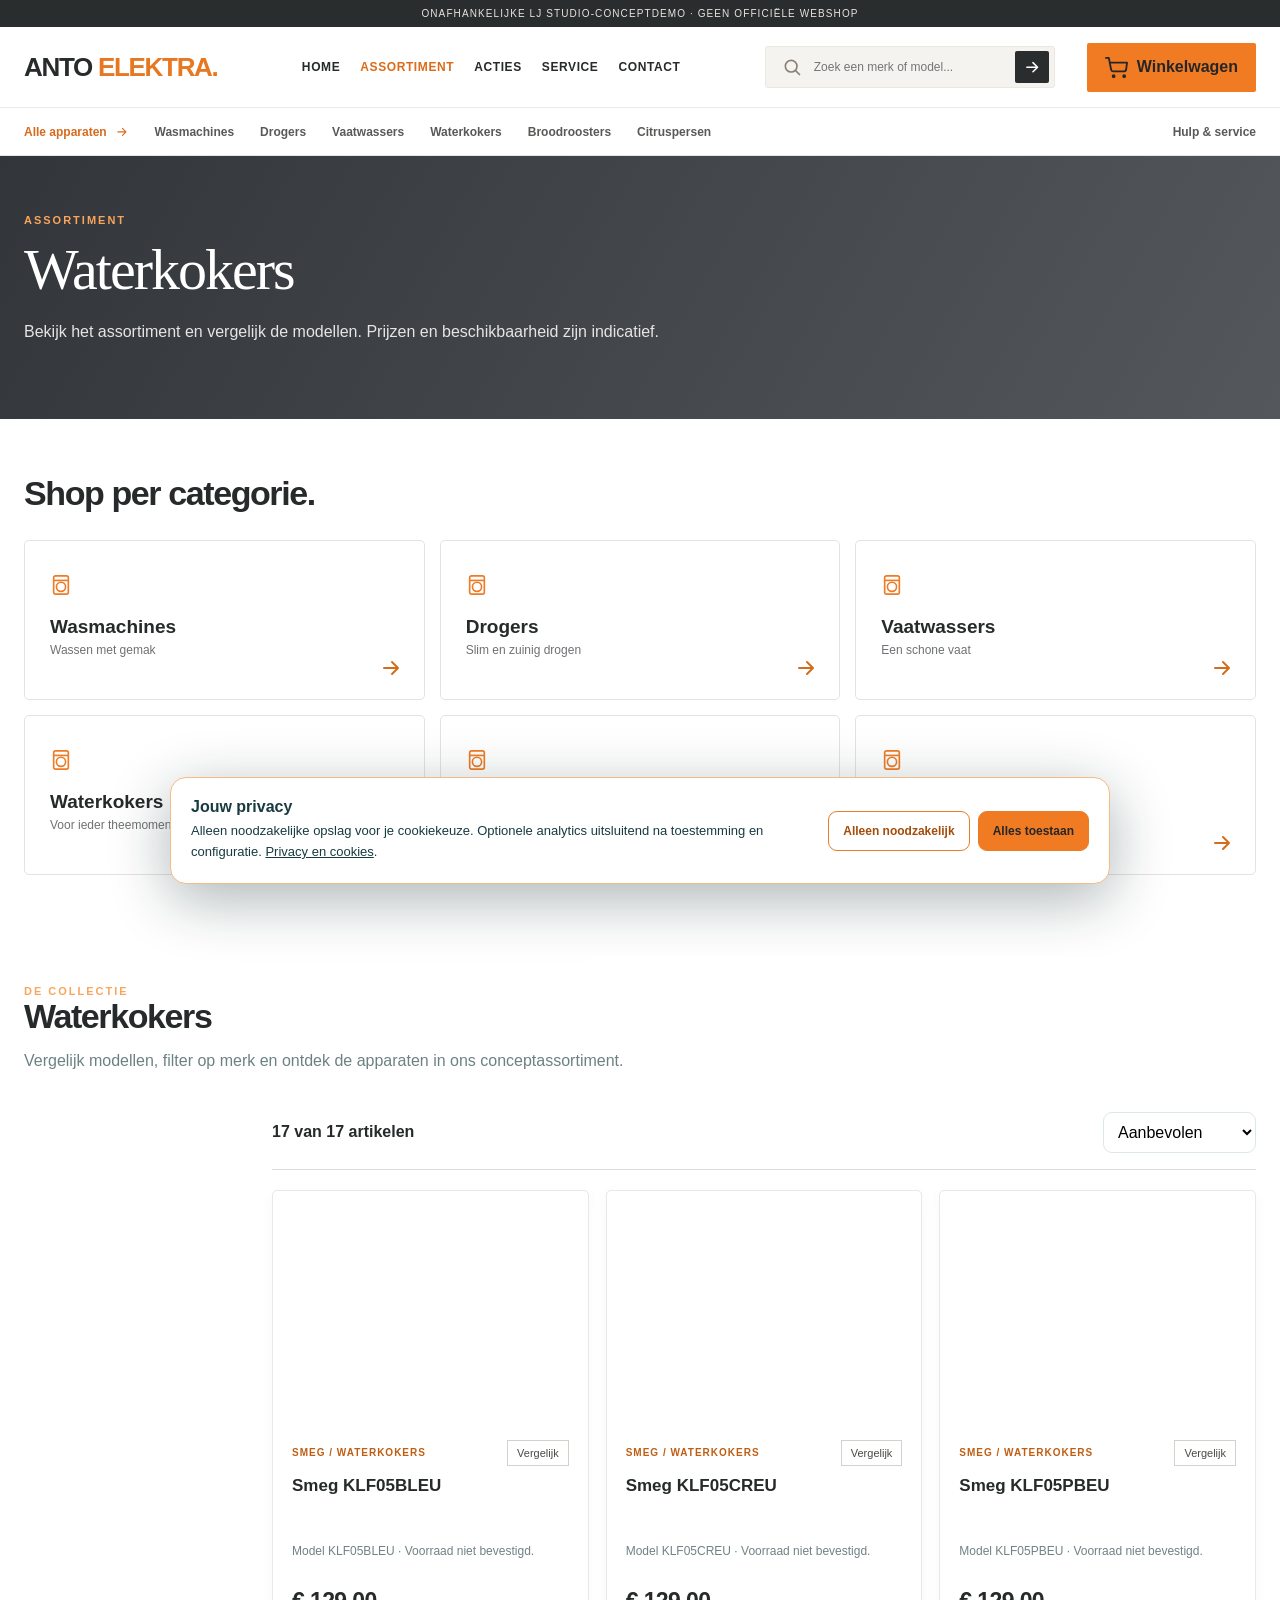
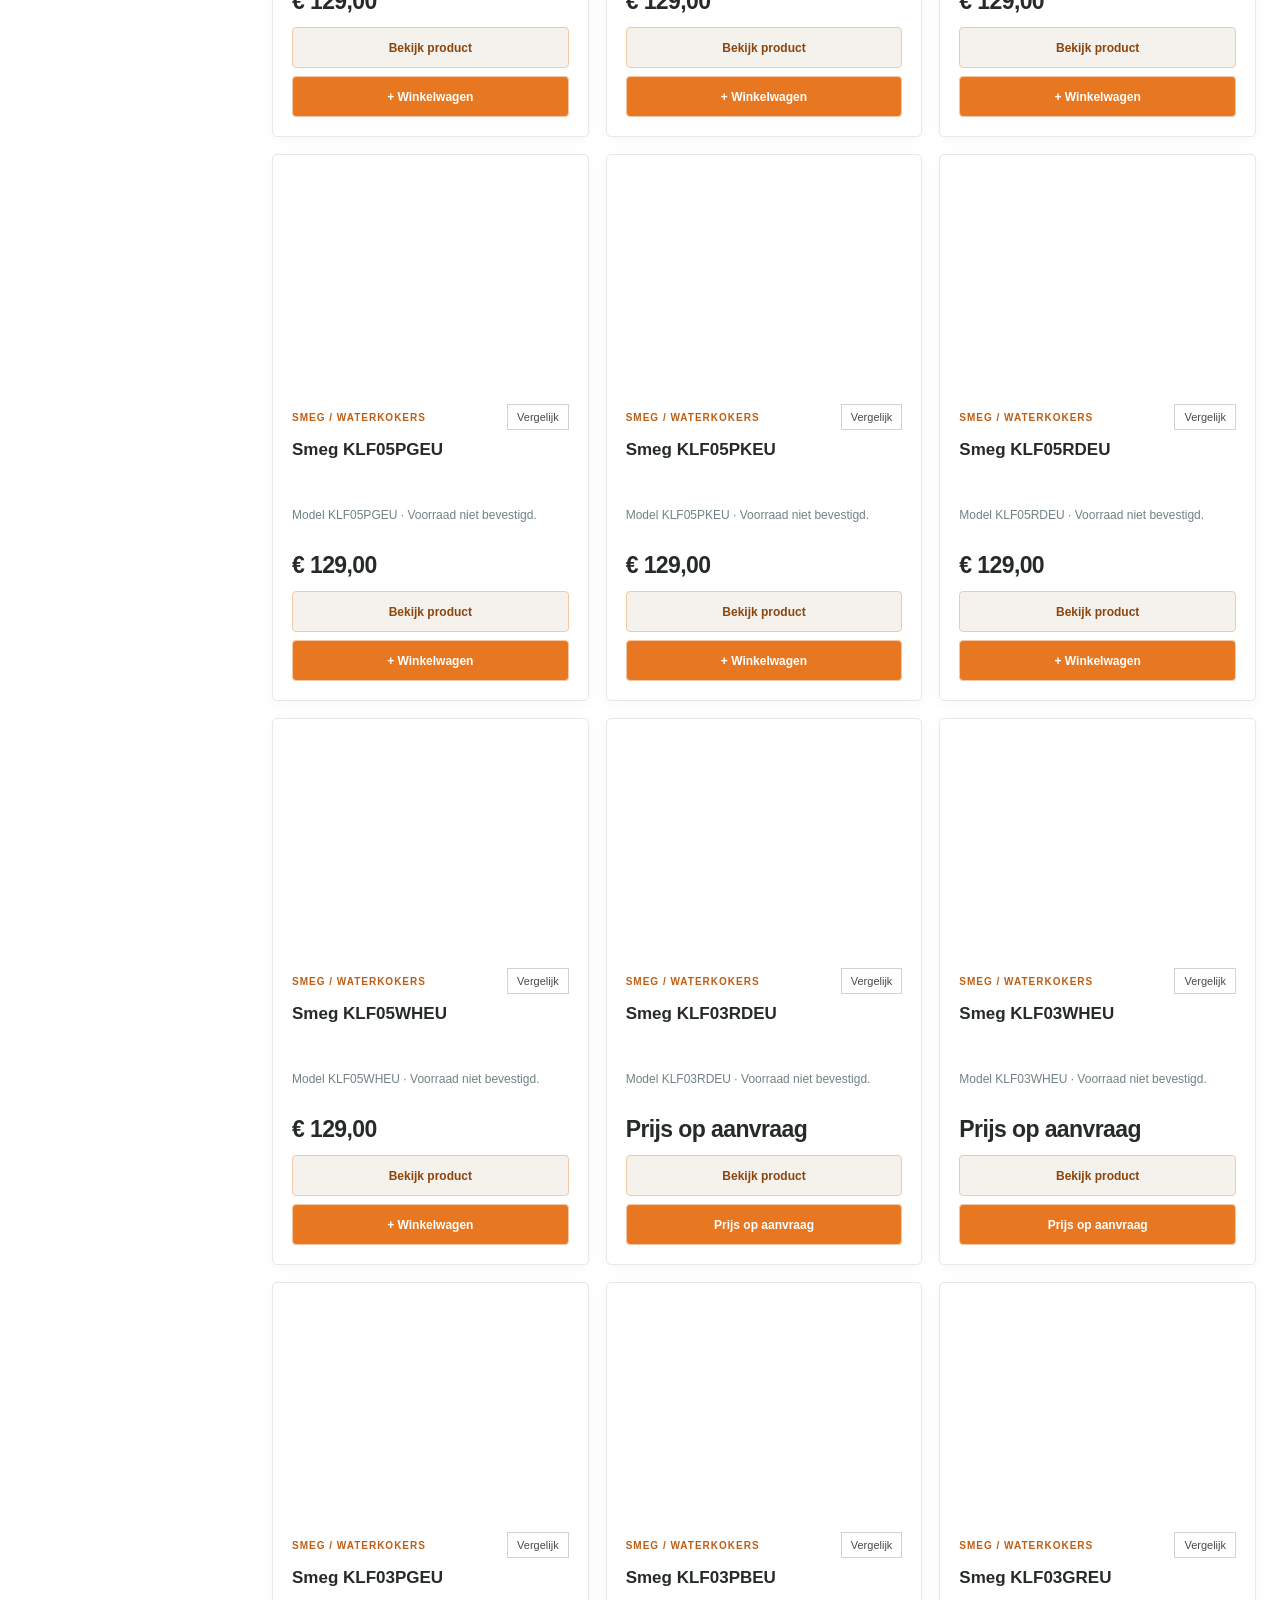
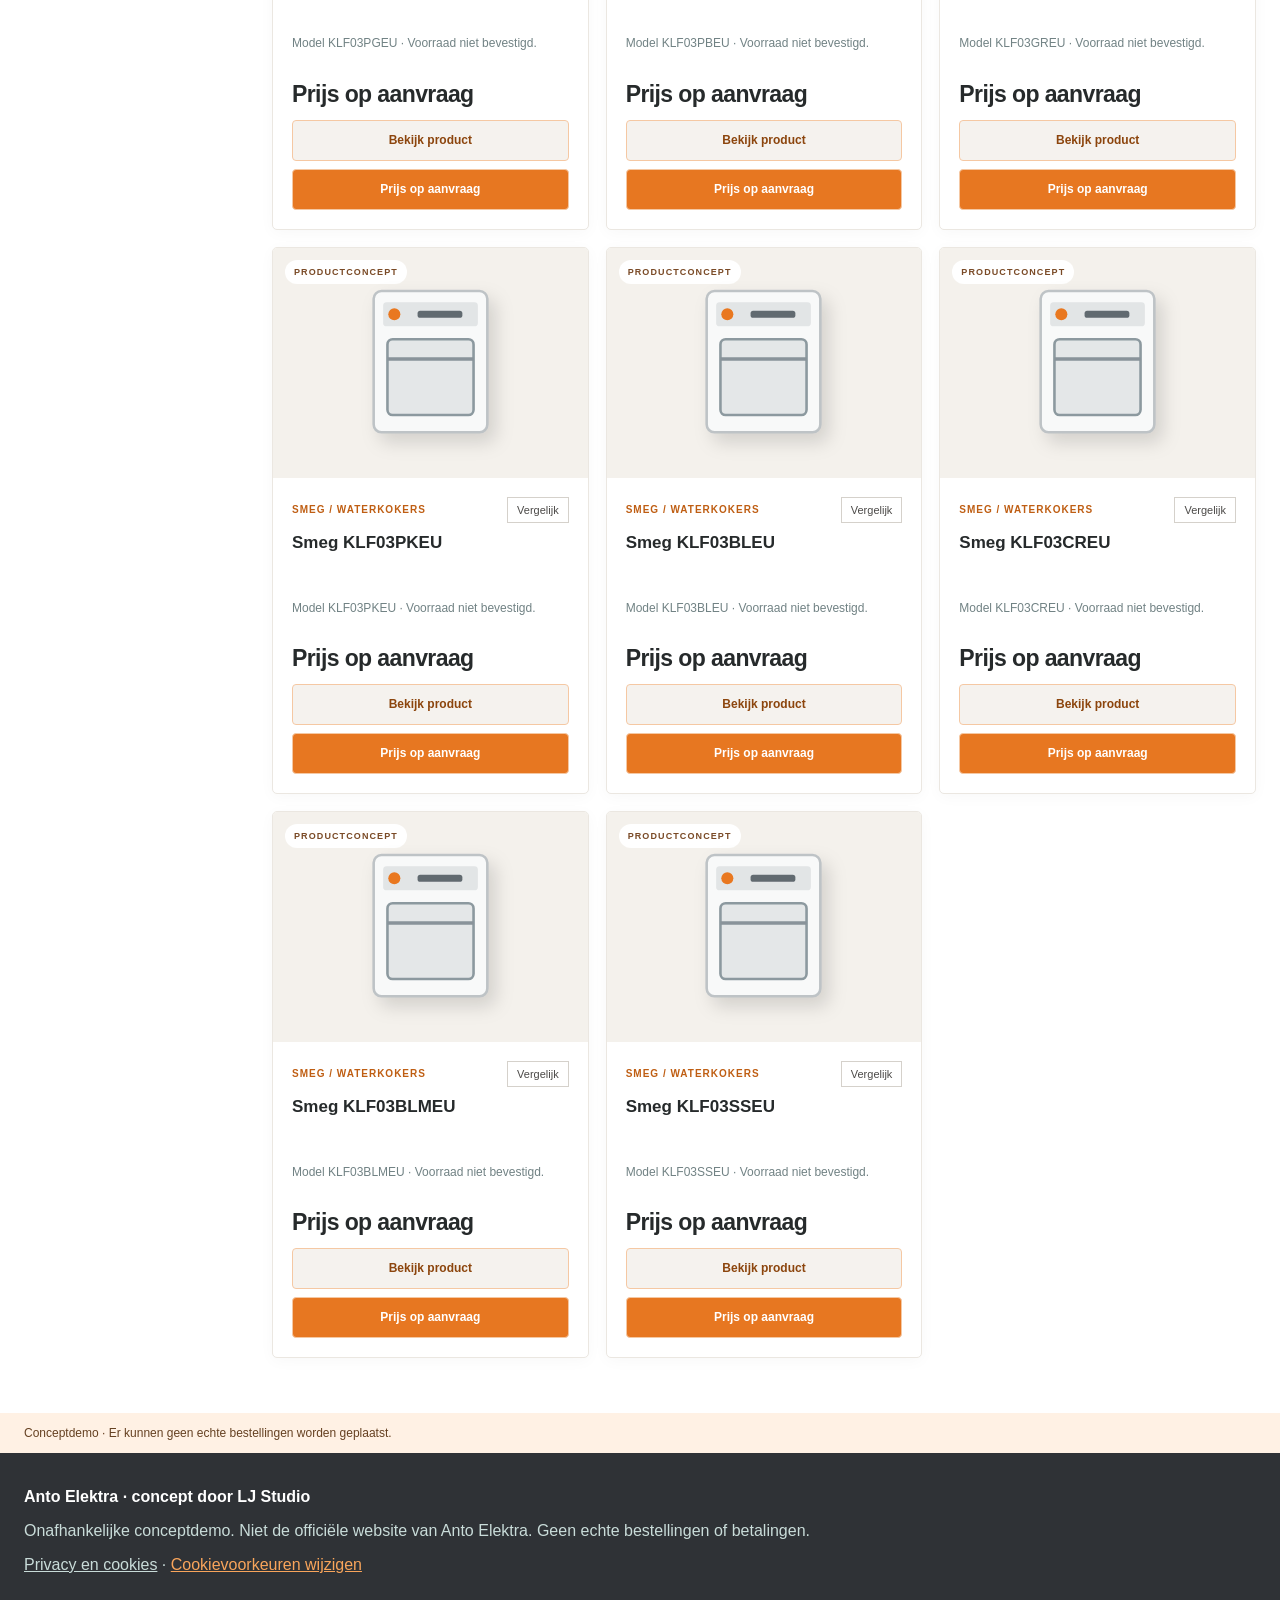
<file: assortiment/waterkokers/index.html>
<!doctype html><html lang="nl"><head><meta charset="utf-8"><meta name="viewport" content="width=device-width,initial-scale=1"><meta name="robots" content="noindex,nofollow"><meta name="theme-color" content="#34373b"><title>Waterkokers | Anto Elektra concept · LJ Studio</title><meta name="description" content="Bekijk waterkokers in de conceptwebshop."><link rel="icon" href="../../assets/favicon.svg" type="image/svg+xml"><link rel="stylesheet" href="../../assets/style.css?v=20"></head><body><div class="top">ONAFHANKELIJKE LJ STUDIO-CONCEPTDEMO · GEEN OFFICIËLE WEBSHOP</div><header class="header"><div class="wrap head"><a class="brand" href="../../index.html" aria-label="Anto Elektra concept, home">ANTO<span> ELEKTRA.</span></a><nav class="site-nav" id="site-nav" aria-label="Hoofdnavigatie"><a href="../../index.html" >Home</a><a href="../../assortiment/index.html" aria-current="page">Assortiment</a><a href="../../index.html#acties">Acties</a><a href="../../service.html" >Service</a><a href="../../index.html#contact">Contact</a></nav><form class="premium-header-search" role="search" action="../../assortiment/index.html" method="get"><label class="sr-only" for="global-search">Zoek merk of model</label><svg viewBox="0 0 24 24" width="20" height="20" fill="none" stroke="currentColor" stroke-width="2" stroke-linecap="round" aria-hidden="true"><circle cx="11" cy="11" r="7"/><path d="m16 16 5 5"/></svg><input id="global-search" name="q" type="search" placeholder="Zoek een merk of model..." autocomplete="off"><button type="submit" aria-label="Zoeken"><svg class="ui-arrow" viewBox="0 0 24 24" width="18" height="18" fill="none" stroke="currentColor" stroke-width="2" stroke-linecap="round" stroke-linejoin="round" aria-hidden="true"><path d="M5 12h14m-6-6 6 6-6 6"/></svg></button></form><div class="header-controls"><button type="button" class="cart-btn" data-open-cart aria-label="Open winkelwagen"><svg viewBox="0 0 24 24" width="23" height="23" fill="none" stroke="currentColor" stroke-width="1.9" stroke-linecap="round" stroke-linejoin="round" aria-hidden="true"><circle cx="9" cy="21" r="1"/><circle cx="20" cy="21" r="1"/><path d="M1 2h3l2.4 12.3a2 2 0 0 0 2 1.7H20a2 2 0 0 0 2-1.6L23 7H5"/></svg><span class="cart-label">Winkelwagen</span><span class="header-cart-count" data-cart-count hidden>0</span></button><button class="menu-toggle" type="button" aria-label="Menu openen" aria-controls="site-nav" aria-expanded="false"><svg viewBox="0 0 24 24" width="23" height="23" fill="none" stroke="currentColor" stroke-width="2" stroke-linecap="round"><path d="M4 6h16M4 12h16M4 18h16"/></svg></button></div></div></header><nav class="premium-departments" aria-label="Winkelcategorieën"><div class="wrap premium-departments-inner"><a href="../../assortiment/index.html" class="premium-department-all">Alle apparaten <svg class="ui-arrow" viewBox="0 0 24 24" width="18" height="18" fill="none" stroke="currentColor" stroke-width="2" stroke-linecap="round" stroke-linejoin="round" aria-hidden="true"><path d="M5 12h14m-6-6 6 6-6 6"/></svg></a><a href="../../assortiment/wasmachines/">Wasmachines</a><a href="../../assortiment/drogers/">Drogers</a><a href="../../assortiment/vaatwassers/">Vaatwassers</a><a href="../../assortiment/waterkokers/">Waterkokers</a><a href="../../assortiment/broodroosters/">Broodroosters</a><a href="../../assortiment/citruspersen/">Citruspersen</a><a class="premium-department-service" href="../../service.html">Hulp & service</a></div></nav><main><section class="subhero"><div class="wrap"><div class="eyebrow">Assortiment</div><h1>Waterkokers</h1><p>Bekijk het assortiment en vergelijk de modellen. Prijzen en beschikbaarheid zijn indicatief.</p></div></section><section class="section"><div class="wrap"><h2>Shop per categorie.</h2><div class="category-tiles"><a class="category-tile" href="../../assortiment/wasmachines/"><span class="tile-icon" aria-hidden="true"><svg viewBox="0 0 24 24" width="22" height="22" fill="none" stroke="currentColor" stroke-width="1.8"><rect x="4" y="2" width="16" height="20" rx="2"/><path d="M4 7h16"/><circle cx="12" cy="14" r="5"/></svg></span><span class="tile-label">Wasmachines</span><small>Wassen met gemak</small><span class="tile-arrow" aria-hidden="true"><svg class="ui-arrow" viewBox="0 0 24 24" width="17" height="17" fill="none" stroke="currentColor" stroke-width="2" stroke-linecap="round" stroke-linejoin="round" aria-hidden="true"><path d="M5 12h14m-6-6 6 6-6 6"/></svg></span></a><a class="category-tile" href="../../assortiment/drogers/"><span class="tile-icon" aria-hidden="true"><svg viewBox="0 0 24 24" width="22" height="22" fill="none" stroke="currentColor" stroke-width="1.8"><rect x="4" y="2" width="16" height="20" rx="2"/><path d="M4 7h16"/><circle cx="12" cy="14" r="5"/></svg></span><span class="tile-label">Drogers</span><small>Slim en zuinig drogen</small><span class="tile-arrow" aria-hidden="true"><svg class="ui-arrow" viewBox="0 0 24 24" width="17" height="17" fill="none" stroke="currentColor" stroke-width="2" stroke-linecap="round" stroke-linejoin="round" aria-hidden="true"><path d="M5 12h14m-6-6 6 6-6 6"/></svg></span></a><a class="category-tile" href="../../assortiment/vaatwassers/"><span class="tile-icon" aria-hidden="true"><svg viewBox="0 0 24 24" width="22" height="22" fill="none" stroke="currentColor" stroke-width="1.8"><rect x="4" y="2" width="16" height="20" rx="2"/><path d="M4 7h16"/><circle cx="12" cy="14" r="5"/></svg></span><span class="tile-label">Vaatwassers</span><small>Een schone vaat</small><span class="tile-arrow" aria-hidden="true"><svg class="ui-arrow" viewBox="0 0 24 24" width="17" height="17" fill="none" stroke="currentColor" stroke-width="2" stroke-linecap="round" stroke-linejoin="round" aria-hidden="true"><path d="M5 12h14m-6-6 6 6-6 6"/></svg></span></a><a class="category-tile" href="../../assortiment/waterkokers/"><span class="tile-icon" aria-hidden="true"><svg viewBox="0 0 24 24" width="22" height="22" fill="none" stroke="currentColor" stroke-width="1.8"><rect x="4" y="2" width="16" height="20" rx="2"/><path d="M4 7h16"/><circle cx="12" cy="14" r="5"/></svg></span><span class="tile-label">Waterkokers</span><small>Voor ieder theemoment</small><span class="tile-arrow" aria-hidden="true"><svg class="ui-arrow" viewBox="0 0 24 24" width="17" height="17" fill="none" stroke="currentColor" stroke-width="2" stroke-linecap="round" stroke-linejoin="round" aria-hidden="true"><path d="M5 12h14m-6-6 6 6-6 6"/></svg></span></a><a class="category-tile" href="../../assortiment/broodroosters/"><span class="tile-icon" aria-hidden="true"><svg viewBox="0 0 24 24" width="22" height="22" fill="none" stroke="currentColor" stroke-width="1.8"><rect x="4" y="2" width="16" height="20" rx="2"/><path d="M4 7h16"/><circle cx="12" cy="14" r="5"/></svg></span><span class="tile-label">Broodroosters</span><small>Een goede start</small><span class="tile-arrow" aria-hidden="true"><svg class="ui-arrow" viewBox="0 0 24 24" width="17" height="17" fill="none" stroke="currentColor" stroke-width="2" stroke-linecap="round" stroke-linejoin="round" aria-hidden="true"><path d="M5 12h14m-6-6 6 6-6 6"/></svg></span></a><a class="category-tile" href="../../assortiment/citruspersen/"><span class="tile-icon" aria-hidden="true"><svg viewBox="0 0 24 24" width="22" height="22" fill="none" stroke="currentColor" stroke-width="1.8"><rect x="4" y="2" width="16" height="20" rx="2"/><path d="M4 7h16"/><circle cx="12" cy="14" r="5"/></svg></span><span class="tile-label">Citruspersen</span><small>Vers geperst</small><span class="tile-arrow" aria-hidden="true"><svg class="ui-arrow" viewBox="0 0 24 24" width="17" height="17" fill="none" stroke="currentColor" stroke-width="2" stroke-linecap="round" stroke-linejoin="round" aria-hidden="true"><path d="M5 12h14m-6-6 6 6-6 6"/></svg></span></a></div></div></section><section class="section" id="producten" data-root="../../" data-catalog-data="../../data/products.json" data-category-slug="waterkokers"><div class="wrap"><div class="eyebrow">DE COLLECTIE</div><h2>Waterkokers</h2><p class="muted">Vergelijk modellen, filter op merk en ontdek de apparaten in ons conceptassortiment.</p><div class="premium-filter-mobile"><button type="button" id="filter-toggle" aria-controls="catalog-filters" aria-expanded="false">Filters tonen <svg class="ui-arrow" viewBox="0 0 24 24" width="18" height="18" fill="none" stroke="currentColor" stroke-width="2" stroke-linecap="round" stroke-linejoin="round" aria-hidden="true"><path d="M5 12h14m-6-6 6 6-6 6"/></svg></button><button type="button" id="clear-filters">Wis filters</button></div><div class="layout"><aside class="filters" id="catalog-filters"><div><label for="search">Zoek op merk of model</label><input id="search" type="search" placeholder="Bijv. Bosch of WQJ"></div><div><label for="category">Categorie</label><select id="category"><option value="">Alle categorieën</option><option>Wasmachines</option><option>Drogers</option><option>Vaatwassers</option></select></div><div><label for="brand">Merk</label><select id="brand"><option value="">Alle merken</option><option>Bosch</option><option>Siemens</option><option>Miele</option></select></div><div><label for="max-price">Maximale prijs</label><select id="max-price"><option value="">Alle prijzen</option><option value="800">Tot €800</option><option value="1000">Tot €1.000</option><option value="1500">Tot €1.500</option><option value="2500">Tot €2.500</option></select></div></aside><div><div class="catalog-top"><strong id="result-count">Producten laden…</strong><select id="sort" aria-label="Sorteren"><option value="default">Aanbevolen</option><option value="asc">Prijs laag–hoog</option><option value="desc">Prijs hoog–laag</option><option value="name">Naam A–Z</option></select></div><div class="cards" id="product-grid" aria-live="polite"></div><p id="empty" hidden>Geen producten gevonden. Pas je filters aan.</p></div></div></div></section><div class="notice"><div class="wrap">Conceptdemo · Er kunnen geen echte bestellingen worden geplaatst.</div></div></main><footer class="foot" id="contact"><div class="wrap"><strong>Anto Elektra · concept door LJ Studio</strong><p>Onafhankelijke conceptdemo. Niet de officiële website van Anto Elektra. Geen echte bestellingen of betalingen.</p><p><a href="../../privacy.html">Privacy en cookies</a> · <button type="button" data-cookie-settings class="cookie-link">Cookievoorkeuren wijzigen</button></p></div></footer><div id="cart-backdrop" class="drawer-backdrop" hidden></div><aside id="cart-drawer" class="drawer" role="dialog" aria-modal="true" aria-label="Winkelwagen" hidden><div class="drawer-head"><h2>Jouw winkelwagen</h2><button type="button" id="cart-close" aria-label="Sluit winkelwagen">✕</button></div><p class="muted">Demonstratie · afrekenen uitgeschakeld</p><div id="cart-lines" aria-live="polite"></div><div class="progress"><span id="shipping-progress" style="width:0"></span></div><p id="shipping-message" class="muted"></p><div class="totals" id="totals"></div><button type="button" class="primary" disabled style="width:100%;opacity:.65">Afrekenen niet beschikbaar</button></aside><div class="detail-backdrop" id="detail-backdrop" hidden><section class="detail" role="dialog" aria-modal="true" aria-label="Productdetails" id="detail-content"></section></div><div class="cookie-banner" id="cookie-banner" role="region" aria-label="Cookiekeuze" hidden><div><strong>Jouw privacy</strong><p>Alleen noodzakelijke opslag voor je cookiekeuze. Optionele analytics uitsluitend na toestemming en configuratie. <a href="../../privacy.html">Privacy en cookies</a>.</p></div><div class="cookie-actions"><button type="button" id="cookie-necessary">Alleen noodzakelijk</button><button type="button" id="cookie-accept">Alles toestaan</button></div></div><script src="../../assets/config.js" defer></script><script src="../../assets/consent.js" defer></script><script src="../../assets/site.js?v=1" defer></script><script src="../../assets/app.js?v=20" defer></script></body></html>
</file>
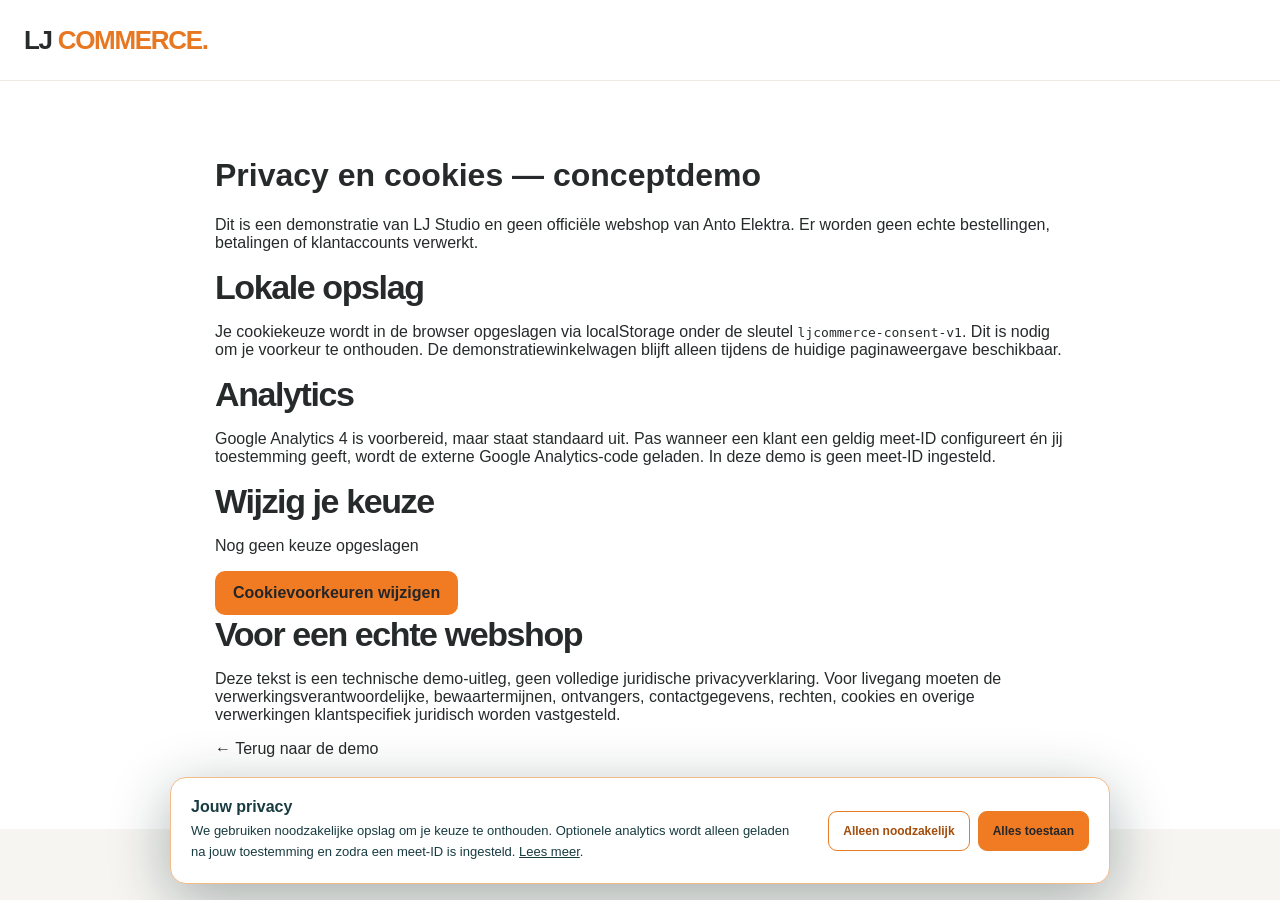
<file: privacy.html>
<!doctype html><html lang="nl"><head><meta charset="utf-8"><meta name="viewport" content="width=device-width,initial-scale=1"><meta name="robots" content="noindex,nofollow"><title>Privacy en cookies | LJ Commerce conceptdemo</title><meta name="description" content="Uitleg over de opslag en cookies in deze niet-commerciële LJ Commerce-demonstratie."><link rel="icon" href="assets/favicon.svg" type="image/svg+xml"><link rel="stylesheet" href="assets/style.css"><script src="assets/config.js" defer></script><script src="assets/consent.js" defer></script></head><body><header class="header"><div class="wrap head"><a class="brand" href="index.html">LJ<span> COMMERCE.</span></a></div></header><main class="wrap section" style="max-width:850px"><h1>Privacy en cookies — conceptdemo</h1><p>Dit is een demonstratie van LJ Studio en geen officiële webshop van Anto Elektra. Er worden geen echte bestellingen, betalingen of klantaccounts verwerkt.</p><h2>Lokale opslag</h2><p>Je cookiekeuze wordt in de browser opgeslagen via localStorage onder de sleutel <code>ljcommerce-consent-v1</code>. Dit is nodig om je voorkeur te onthouden. De demonstratiewinkelwagen blijft alleen tijdens de huidige paginaweergave beschikbaar.</p><h2>Analytics</h2><p>Google Analytics 4 is voorbereid, maar staat standaard uit. Pas wanneer een klant een geldig meet-ID configureert én jij toestemming geeft, wordt de externe Google Analytics-code geladen. In deze demo is geen meet-ID ingesteld.</p><h2>Wijzig je keuze</h2><p id="cookie-status">Nog geen keuze opgeslagen</p><button class="primary" type="button" data-cookie-settings>Cookievoorkeuren wijzigen</button><h2>Voor een echte webshop</h2><p>Deze tekst is een technische demo-uitleg, geen volledige juridische privacyverklaring. Voor livegang moeten de verwerkingsverantwoordelijke, bewaartermijnen, ontvangers, contactgegevens, rechten, cookies en overige verwerkingen klantspecifiek juridisch worden vastgesteld.</p><p><a href="index.html">← Terug naar de demo</a></p></main><div class="cookie-banner" id="cookie-banner" role="region" aria-label="Cookiekeuze" hidden><div><strong>Jouw privacy</strong><p>We gebruiken noodzakelijke opslag om je keuze te onthouden. Optionele analytics wordt alleen geladen na jouw toestemming en zodra een meet-ID is ingesteld. <a href="privacy.html">Lees meer</a>.</p></div><div class="cookie-actions"><button id="cookie-necessary" type="button">Alleen noodzakelijk</button><button id="cookie-accept" type="button">Alles toestaan</button></div></div></body></html>
</file>
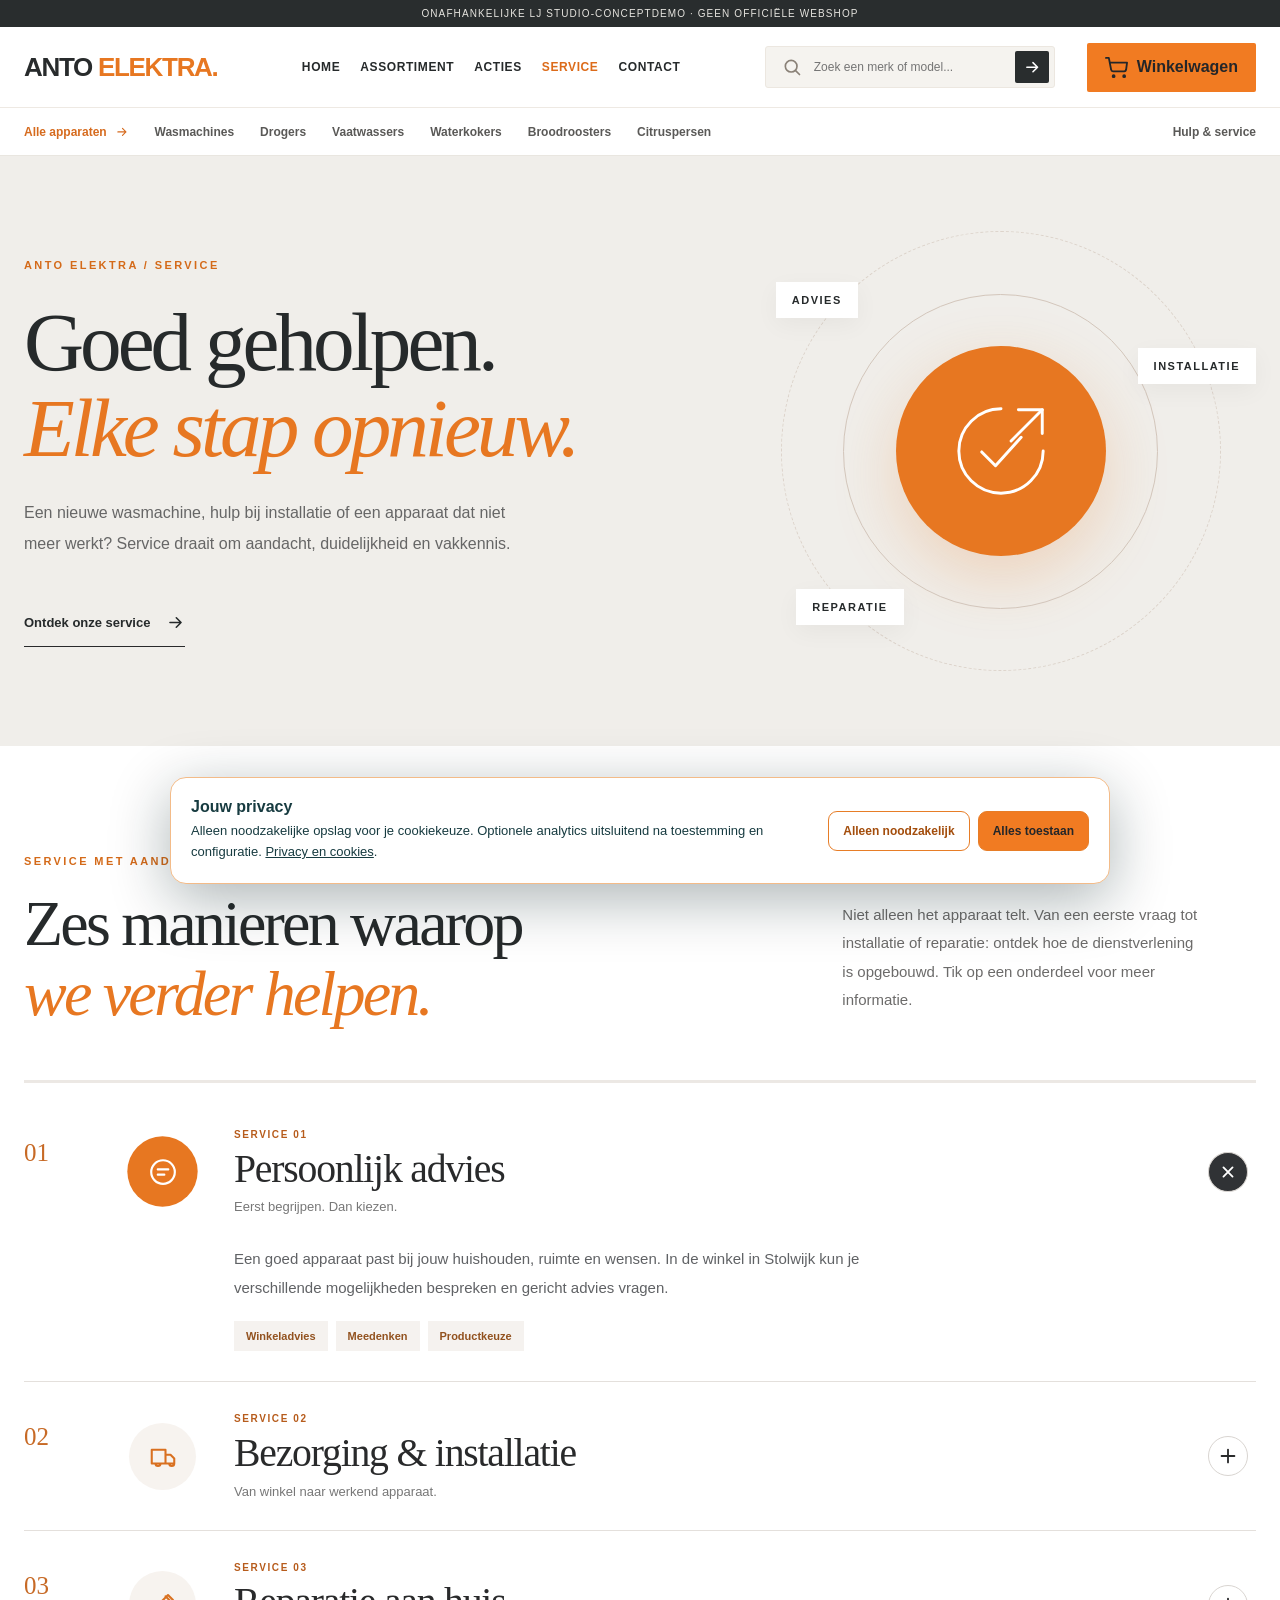
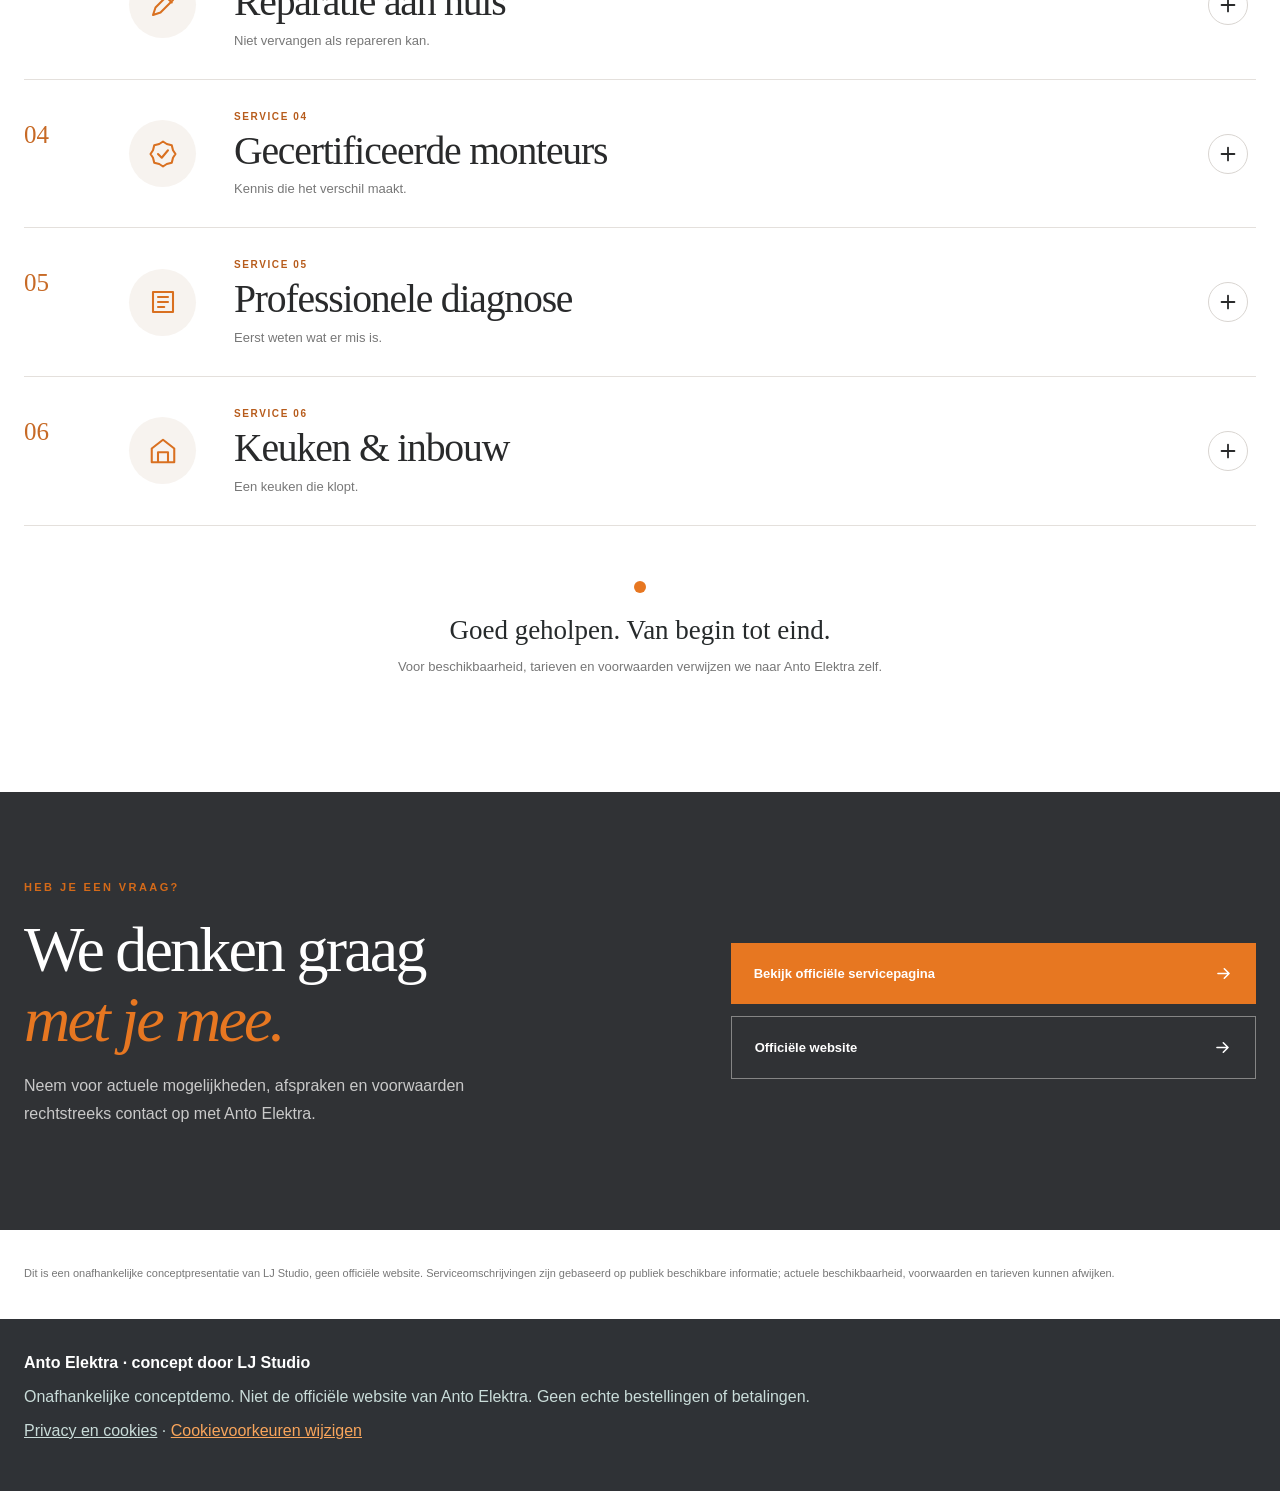
<file: service.html>
<!doctype html><html lang="nl"><head><meta charset="utf-8"><meta name="viewport" content="width=device-width,initial-scale=1"><meta name="robots" content="noindex,nofollow"><meta name="theme-color" content="#34373b"><title>Service | Anto Elektra concept · LJ Studio</title><meta name="description" content="Bekijk de service van Anto Elektra: advies, installatie en reparatie door eigen monteurs."><link rel="icon" href="assets/favicon.svg" type="image/svg+xml"><link rel="stylesheet" href="assets/style.css?v=20"></head><body><div class="top">ONAFHANKELIJKE LJ STUDIO-CONCEPTDEMO · GEEN OFFICIËLE WEBSHOP</div><header class="header"><div class="wrap head"><a class="brand" href="index.html" aria-label="Anto Elektra concept, home">ANTO<span> ELEKTRA.</span></a><nav class="site-nav" id="site-nav" aria-label="Hoofdnavigatie"><a href="index.html" >Home</a><a href="assortiment/index.html" >Assortiment</a><a href="index.html#acties">Acties</a><a href="service.html" aria-current="page">Service</a><a href="index.html#contact">Contact</a></nav><form class="premium-header-search" role="search" action="assortiment/index.html" method="get"><label class="sr-only" for="global-search">Zoek merk of model</label><svg viewBox="0 0 24 24" width="20" height="20" fill="none" stroke="currentColor" stroke-width="2" stroke-linecap="round" aria-hidden="true"><circle cx="11" cy="11" r="7"/><path d="m16 16 5 5"/></svg><input id="global-search" name="q" type="search" placeholder="Zoek een merk of model..." autocomplete="off"><button type="submit" aria-label="Zoeken"><svg class="ui-arrow" viewBox="0 0 24 24" width="18" height="18" fill="none" stroke="currentColor" stroke-width="2" stroke-linecap="round" stroke-linejoin="round" aria-hidden="true"><path d="M5 12h14m-6-6 6 6-6 6"/></svg></button></form><div class="header-controls"><a class="cart-btn" href="assortiment/index.html#winkelwagen" aria-label="Bekijk winkelwagen"><svg viewBox="0 0 24 24" width="23" height="23" fill="none" stroke="currentColor" stroke-width="1.9" stroke-linecap="round" stroke-linejoin="round" aria-hidden="true"><circle cx="9" cy="21" r="1"/><circle cx="20" cy="21" r="1"/><path d="M1 2h3l2.4 12.3a2 2 0 0 0 2 1.7H20a2 2 0 0 0 2-1.6L23 7H5"/></svg><span class="cart-label">Winkelwagen</span></a><button class="menu-toggle" type="button" aria-label="Menu openen" aria-controls="site-nav" aria-expanded="false"><svg viewBox="0 0 24 24" width="23" height="23" fill="none" stroke="currentColor" stroke-width="2" stroke-linecap="round"><path d="M4 6h16M4 12h16M4 18h16"/></svg></button></div></div></header><nav class="premium-departments" aria-label="Winkelcategorieën"><div class="wrap premium-departments-inner"><a href="assortiment/index.html" class="premium-department-all">Alle apparaten <svg class="ui-arrow" viewBox="0 0 24 24" width="18" height="18" fill="none" stroke="currentColor" stroke-width="2" stroke-linecap="round" stroke-linejoin="round" aria-hidden="true"><path d="M5 12h14m-6-6 6 6-6 6"/></svg></a><a href="assortiment/wasmachines/">Wasmachines</a><a href="assortiment/drogers/">Drogers</a><a href="assortiment/vaatwassers/">Vaatwassers</a><a href="assortiment/waterkokers/">Waterkokers</a><a href="assortiment/broodroosters/">Broodroosters</a><a href="assortiment/citruspersen/">Citruspersen</a><a class="premium-department-service" href="service.html">Hulp & service</a></div></nav><main><section class="service-hero-new"><div class="wrap service-hero-layout"><div class="service-reveal"><span class="service-overline">ANTO ELEKTRA / SERVICE</span><h1>Goed geholpen.<br><em>Elke stap opnieuw.</em></h1><p>Een nieuwe wasmachine, hulp bij installatie of een apparaat dat niet meer werkt? Service draait om aandacht, duidelijkheid en vakkennis.</p><a class="service-hero-link" href="#service-heading">Ontdek onze service <svg viewBox="0 0 24 24" width="19" height="19" fill="none" stroke="currentColor" stroke-width="2" stroke-linecap="round" stroke-linejoin="round" aria-hidden="true"><path d="M5 12h14m-6-6 6 6-6 6"/></svg></a></div><div class="service-hero-visual" aria-hidden="true"><div class="service-orbit service-orbit-one"></div><div class="service-orbit service-orbit-two"></div><div class="service-hero-core"><svg viewBox="0 0 120 120" width="110" height="110" fill="none" stroke="currentColor" stroke-width="3.2" stroke-linecap="round" stroke-linejoin="round"><path d="M60 14a46 46 0 1 0 46 46"/><path d="M79 15h26v26"/><path d="M105 15 71 49"/><path d="m39 61 15 15 28-31"/></svg></div><span class="service-orbit-label service-orbit-label-a">ADVIES</span><span class="service-orbit-label service-orbit-label-b">INSTALLATIE</span><span class="service-orbit-label service-orbit-label-c">REPARATIE</span></div></div></section><section class="service-experience" aria-labelledby="service-heading"><div class="wrap"><div class="service-intro service-reveal"><div><span class="service-overline">SERVICE MET AANDACHT</span><h2 id="service-heading">Zes manieren waarop<br><em>we verder helpen.</em></h2></div><p>Niet alleen het apparaat telt. Van een eerste vraag tot installatie of reparatie: ontdek hoe de dienstverlening is opgebouwd. Tik op een onderdeel voor meer informatie.</p></div><div class="service-progress" aria-hidden="true"><span class="service-progress-fill"></span></div><div class="service-journey"><article class="service-step service-reveal" style="--step:0" id="service-1"><div class="service-step-index"><span>01</span></div><div class="service-step-content"><button type="button" class="service-step-trigger" aria-expanded="true" aria-controls="service-panel-1"><span class="service-step-icon"><svg viewBox="0 0 24 24" width="30" height="30" fill="none" stroke="currentColor" stroke-width="1.65" stroke-linecap="round" stroke-linejoin="round" aria-hidden="true"><circle cx="12" cy="12" r="9"/><path d="M8 10h8M8 14h5"/></svg></span><span class="service-step-titles"><span class="service-step-label">SERVICE 01</span><strong>Persoonlijk advies</strong><span class="service-step-subtitle">Eerst begrijpen. Dan kiezen.</span></span><span class="service-step-toggle" aria-hidden="true"><svg viewBox="0 0 24 24" width="22" height="22" fill="none" stroke="currentColor" stroke-width="2" stroke-linecap="round"><path d="M12 5v14M5 12h14"/></svg></span></button><div class="service-step-panel" id="service-panel-1" ><div class="service-step-panel-inner"><p>Een goed apparaat past bij jouw huishouden, ruimte en wensen. In de winkel in Stolwijk kun je verschillende mogelijkheden bespreken en gericht advies vragen.</p><div class="service-step-tags"><span>Winkeladvies</span><span>Meedenken</span><span>Productkeuze</span></div></div></div></div></article><article class="service-step service-reveal" style="--step:1" id="service-2"><div class="service-step-index"><span>02</span></div><div class="service-step-content"><button type="button" class="service-step-trigger" aria-expanded="false" aria-controls="service-panel-2"><span class="service-step-icon"><svg viewBox="0 0 24 24" width="30" height="30" fill="none" stroke="currentColor" stroke-width="1.65" stroke-linecap="round" stroke-linejoin="round" aria-hidden="true"><path d="M3 7h11v11H3zM14 11h4l3 3v4h-7M6 18a2 2 0 1 0 4 0m7 0a2 2 0 1 0 4 0"/></svg></span><span class="service-step-titles"><span class="service-step-label">SERVICE 02</span><strong>Bezorging & installatie</strong><span class="service-step-subtitle">Van winkel naar werkend apparaat.</span></span><span class="service-step-toggle" aria-hidden="true"><svg viewBox="0 0 24 24" width="22" height="22" fill="none" stroke="currentColor" stroke-width="2" stroke-linecap="round"><path d="M12 5v14M5 12h14"/></svg></span></button><div class="service-step-panel" id="service-panel-2" hidden><div class="service-step-panel-inner"><p>De installateurs van Anto Elektra bezorgen en installeren nieuwe apparatuur bij klanten thuis. Informeer vooraf naar mogelijkheden, aansluitingen en eventuele kosten.</p><div class="service-step-tags"><span>Bezorging</span><span>Aansluiten</span><span>Uitleg</span></div></div></div></div></article><article class="service-step service-reveal" style="--step:2" id="service-3"><div class="service-step-index"><span>03</span></div><div class="service-step-content"><button type="button" class="service-step-trigger" aria-expanded="false" aria-controls="service-panel-3"><span class="service-step-icon"><svg viewBox="0 0 24 24" width="30" height="30" fill="none" stroke="currentColor" stroke-width="1.65" stroke-linecap="round" stroke-linejoin="round" aria-hidden="true"><path d="m14 5 5 5M4 20l6-2 10-10-4-4L6 14l-2 6Z"/></svg></span><span class="service-step-titles"><span class="service-step-label">SERVICE 03</span><strong>Reparatie aan huis</strong><span class="service-step-subtitle">Niet vervangen als repareren kan.</span></span><span class="service-step-toggle" aria-hidden="true"><svg viewBox="0 0 24 24" width="22" height="22" fill="none" stroke="currentColor" stroke-width="2" stroke-linecap="round"><path d="M12 5v14M5 12h14"/></svg></span></button><div class="service-step-panel" id="service-panel-3" hidden><div class="service-step-panel-inner"><p>Bij een storing kan een monteur langskomen om het apparaat te inspecteren en waar mogelijk vakkundig te repareren. De mogelijkheden hangen af van het apparaat en de storing.</p><div class="service-step-tags"><span>Inspectie</span><span>Reparatie</span><span>Nazorg</span></div></div></div></div></article><article class="service-step service-reveal" style="--step:3" id="service-4"><div class="service-step-index"><span>04</span></div><div class="service-step-content"><button type="button" class="service-step-trigger" aria-expanded="false" aria-controls="service-panel-4"><span class="service-step-icon"><svg viewBox="0 0 24 24" width="30" height="30" fill="none" stroke="currentColor" stroke-width="1.65" stroke-linecap="round" stroke-linejoin="round" aria-hidden="true"><path d="m12 2 3 2 4 1 1 4 2 3-2 3-1 4-4 1-3 2-3-2-4-1-1-4-2-3 2-3 1-4 4-1z"/><path d="m8 12 3 3 5-6"/></svg></span><span class="service-step-titles"><span class="service-step-label">SERVICE 04</span><strong>Gecertificeerde monteurs</strong><span class="service-step-subtitle">Kennis die het verschil maakt.</span></span><span class="service-step-toggle" aria-hidden="true"><svg viewBox="0 0 24 24" width="22" height="22" fill="none" stroke="currentColor" stroke-width="2" stroke-linecap="round"><path d="M12 5v14M5 12h14"/></svg></span></button><div class="service-step-panel" id="service-panel-4" hidden><div class="service-step-panel-inner"><p>Volgens de officiële servicepagina werken er Miele- en Bosch-gecertificeerde monteurs met meer dan 30 jaar ervaring, ook voor reparaties tijdens de garantieperiode.</p><div class="service-step-tags"><span>Vakmanschap</span><span>Ervaring</span><span>Merkkennis</span></div></div></div></div></article><article class="service-step service-reveal" style="--step:4" id="service-5"><div class="service-step-index"><span>05</span></div><div class="service-step-content"><button type="button" class="service-step-trigger" aria-expanded="false" aria-controls="service-panel-5"><span class="service-step-icon"><svg viewBox="0 0 24 24" width="30" height="30" fill="none" stroke="currentColor" stroke-width="1.65" stroke-linecap="round" stroke-linejoin="round" aria-hidden="true"><path d="M4 4h16v16H4zM8 8h8M8 12h8M8 16h5"/></svg></span><span class="service-step-titles"><span class="service-step-label">SERVICE 05</span><strong>Professionele diagnose</strong><span class="service-step-subtitle">Eerst weten wat er mis is.</span></span><span class="service-step-toggle" aria-hidden="true"><svg viewBox="0 0 24 24" width="22" height="22" fill="none" stroke="currentColor" stroke-width="2" stroke-linecap="round"><path d="M12 5v14M5 12h14"/></svg></span></button><div class="service-step-panel" id="service-panel-5" hidden><div class="service-step-panel-inner"><p>Met professionele diagnoseapparatuur kunnen storingen gericht worden onderzocht en kan worden bepaald welke onderdelen of vervolgstappen passend zijn.</p><div class="service-step-tags"><span>Storingsonderzoek</span><span>Diagnose</span><span>Oplossing</span></div></div></div></div></article><article class="service-step service-reveal" style="--step:5" id="service-6"><div class="service-step-index"><span>06</span></div><div class="service-step-content"><button type="button" class="service-step-trigger" aria-expanded="false" aria-controls="service-panel-6"><span class="service-step-icon"><svg viewBox="0 0 24 24" width="30" height="30" fill="none" stroke="currentColor" stroke-width="1.65" stroke-linecap="round" stroke-linejoin="round" aria-hidden="true"><path d="M3 10 12 3l9 7v11H3zM8 21v-8h8v8"/></svg></span><span class="service-step-titles"><span class="service-step-label">SERVICE 06</span><strong>Keuken & inbouw</strong><span class="service-step-subtitle">Een keuken die klopt.</span></span><span class="service-step-toggle" aria-hidden="true"><svg viewBox="0 0 24 24" width="22" height="22" fill="none" stroke="currentColor" stroke-width="2" stroke-linecap="round"><path d="M12 5v14M5 12h14"/></svg></span></button><div class="service-step-panel" id="service-panel-6" hidden><div class="service-step-panel-inner"><p>Advies over vrijstaande en ingebouwde keukenapparatuur. De officiële website noemt ook een samenwerking met BKI Bouw voor keukens op maat.</p><div class="service-step-tags"><span>Inbouwapparatuur</span><span>Keukenadvies</span><span>Maatwerk</span></div></div></div></div></article></div><div class="service-journey-end service-reveal"><span class="service-end-dot"></span><strong>Goed geholpen. Van begin tot eind.</strong><p>Voor beschikbaarheid, tarieven en voorwaarden verwijzen we naar Anto Elektra zelf.</p></div></div></section><section class="service-outro"><div class="wrap service-outro-layout"><div class="service-reveal"><span class="service-overline">HEB JE EEN VRAAG?</span><h2>We denken graag<br><em>met je mee.</em></h2><p>Neem voor actuele mogelijkheden, afspraken en voorwaarden rechtstreeks contact op met Anto Elektra.</p></div><div class="service-outro-actions service-reveal"><a class="service-contact-primary" href="https://www.antoelektra.nl/service/" target="_blank" rel="noopener noreferrer">Bekijk officiële servicepagina <svg viewBox="0 0 24 24" width="19" height="19" fill="none" stroke="currentColor" stroke-width="2" stroke-linecap="round" stroke-linejoin="round" aria-hidden="true"><path d="M5 12h14m-6-6 6 6-6 6"/></svg></a><a class="service-contact-secondary" href="https://www.antoelektra.nl/" target="_blank" rel="noopener noreferrer">Officiële website <svg viewBox="0 0 24 24" width="19" height="19" fill="none" stroke="currentColor" stroke-width="2" stroke-linecap="round" stroke-linejoin="round" aria-hidden="true"><path d="M5 12h14m-6-6 6 6-6 6"/></svg></a></div></div></section><div class="wrap service-disclaimer"><p>Dit is een onafhankelijke conceptpresentatie van LJ Studio, geen officiële website. Serviceomschrijvingen zijn gebaseerd op publiek beschikbare informatie; actuele beschikbaarheid, voorwaarden en tarieven kunnen afwijken.</p></div></main><footer class="foot" id="contact"><div class="wrap"><strong>Anto Elektra · concept door LJ Studio</strong><p>Onafhankelijke conceptdemo. Niet de officiële website van Anto Elektra. Geen echte bestellingen of betalingen.</p><p><a href="privacy.html">Privacy en cookies</a> · <button type="button" data-cookie-settings class="cookie-link">Cookievoorkeuren wijzigen</button></p></div></footer><button class="back-to-top" type="button" aria-label="Terug naar boven" title="Terug naar boven"><svg viewBox="0 0 24 24" width="21" height="21" fill="none" stroke="currentColor" stroke-width="2.2" stroke-linecap="round" stroke-linejoin="round" aria-hidden="true"><path d="m5 14 7-7 7 7M12 7v13"/></svg></button><div class="cookie-banner" id="cookie-banner" role="region" aria-label="Cookiekeuze" hidden><div><strong>Jouw privacy</strong><p>Alleen noodzakelijke opslag voor je cookiekeuze. Optionele analytics uitsluitend na toestemming en configuratie. <a href="privacy.html">Privacy en cookies</a>.</p></div><div class="cookie-actions"><button type="button" id="cookie-necessary">Alleen noodzakelijk</button><button type="button" id="cookie-accept">Alles toestaan</button></div></div><script src="assets/config.js" defer></script><script src="assets/consent.js" defer></script><script src="assets/site.js?v=3" defer></script></body></html>
</file>
<file: assets/style.css>
:root{font-family:Inter,system-ui,-apple-system,sans-serif;color:#12252a;background:#f6f8f8;font-synthesis:none}*{box-sizing:border-box}body{margin:0}button,input,select{font:inherit}button{cursor:pointer}a{color:inherit;text-decoration:none}.wrap{max-width:1320px;margin:auto;padding:0 24px}.top{background:#123b42;color:#d9efea;text-align:center;padding:10px;font-size:12px}.header{position:sticky;top:0;background:#fff;z-index:20;border-bottom:1px solid #e1e8e7}.head{display:flex;align-items:center;gap:24px;min-height:78px}.brand{font-weight:900;font-size:23px;letter-spacing:-1px}.brand span{color:#008b80}.head nav{display:flex;gap:20px;font-size:13px;font-weight:700;margin-left:auto}.cart-btn,.primary{background:#087e75;color:#fff;border:0;border-radius:10px;padding:13px 18px;font-weight:800}.cart-btn{white-space:nowrap}.hero{background:#0c3339;color:white;overflow:hidden}.hero-inner{display:grid;grid-template-columns:1.3fr 1fr;gap:35px;align-items:center;min-height:390px}.eyebrow{text-transform:uppercase;letter-spacing:2px;color:#8ce1d2;font-size:11px;font-weight:900}.hero h1{font-size:clamp(36px,5vw,68px);line-height:1.02;letter-spacing:-2.5px;margin:16px 0}.hero p{color:#c4d9d7;line-height:1.7;max-width:550px}.hero-art{height:310px;display:grid;place-items:center;font-size:190px;filter:drop-shadow(0 20px 35px #031b20);color:#c4e8e2}.hero-art svg{width:260px;height:260px}.hero .primary{background:#ffac62;color:#192c2d;display:inline-block;margin-top:15px}.notice{background:#e6f4ef;color:#23584f;padding:13px 0;font-size:12px}.section{padding:55px 0}.section h2{font-size:34px;letter-spacing:-1.4px;margin:0 0 8px}.muted{color:#6d8182}.layout{display:grid;grid-template-columns:220px minmax(0,1fr);gap:28px;margin-top:26px}.filters{background:white;border:1px solid #e2e9e8;border-radius:16px;padding:20px;align-self:start;position:sticky;top:98px}.filters label{display:block;font-weight:800;font-size:12px;margin:0 0 9px}.filters select,.filters input{width:100%;padding:12px;border:1px solid #d9e4e1;border-radius:9px;margin-bottom:20px;background:white}.catalog-top{display:flex;align-items:center;justify-content:space-between;gap:12px;margin-bottom:16px}.catalog-top select{padding:10px;border:1px solid #dce8e4;border-radius:9px}.cards{display:grid;grid-template-columns:repeat(3,minmax(0,1fr));gap:17px}.product{background:white;border:1px solid #e0e8e6;border-radius:16px;overflow:hidden;display:flex;flex-direction:column;min-width:0}.product-art{height:190px;background:linear-gradient(145deg,#e6f1ef,#f9fbfb);display:grid;place-items:center;position:relative}.product-art svg{width:125px;height:145px}.product-art small{position:absolute;top:12px;left:12px;font-size:9px;font-weight:900;letter-spacing:1px;background:#fff;border-radius:30px;padding:7px 9px}.product-body{padding:19px;display:flex;flex-direction:column;flex:1}.product-body .category{color:#00867c;font-size:10px;text-transform:uppercase;font-weight:900;letter-spacing:1px}.product-body h3{font-size:16px;margin:8px 0;min-height:39px}.product-body p{font-size:12px;line-height:1.6;color:#718284}.product-bottom{margin-top:auto;padding-top:15px}.price{font-size:23px;font-weight:900;letter-spacing:-.6px}.product-actions{display:flex;gap:8px;margin-top:12px}.product-actions button{flex:1;padding:11px 8px;border-radius:8px;font-weight:800;font-size:12px;border:1px solid #b8d9d3;background:#edf9f6;color:#087c72}.product-actions button.add{background:#087e75;color:white}.product-actions button:disabled{background:#e9eeee;color:#6b7776;cursor:not-allowed}.drawer-backdrop{position:fixed;inset:0;background:#061c2088;z-index:30}.drawer{position:fixed;right:0;top:0;bottom:0;width:min(460px,100vw);background:white;z-index:31;padding:24px;overflow:auto;box-shadow:-10px 0 50px #061c2033}.drawer-head{display:flex;justify-content:space-between;align-items:center}.drawer-head button,.close{border:0;background:#eff5f2;padding:10px;border-radius:9px}.cart-line{border-bottom:1px solid #e1e9e6;padding:18px 0;display:flex;justify-content:space-between;gap:10px}.qty{display:flex;align-items:center;gap:9px;margin-top:10px}.qty button{width:29px;height:29px;border:1px solid #cde1dc;background:white;border-radius:7px}.qty input{width:42px;text-align:center;border:1px solid #cde1dc;border-radius:7px;padding:5px}.totals{margin-top:25px;border-top:2px solid #123b42;padding-top:14px}.totals div{display:flex;justify-content:space-between;margin:12px 0}.progress{height:8px;border-radius:20px;background:#e0e9e6;overflow:hidden}.progress span{height:100%;display:block;background:#078d7d}.foot{background:#102d33;color:#c9dcd9;padding:35px 0;margin-top:35px}.foot strong{color:white}.detail-backdrop{position:fixed;inset:0;background:#061c20a8;z-index:40;display:grid;place-items:center;padding:18px}.detail{background:white;border-radius:18px;padding:28px;max-width:520px;width:100%;max-height:90vh;overflow:auto}.detail h2{margin:8px 0}.detail p{line-height:1.7}.detail .close{float:right}[hidden]{display:none!important}@media(max-width:950px){.cards{grid-template-columns:repeat(2,minmax(0,1fr))}.head nav{display:none}.hero-inner{grid-template-columns:1fr}.hero-art{display:none}}@media(max-width:600px){.wrap{padding:0 16px}.head{min-height:66px;gap:10px}.brand{font-size:19px}.cart-btn{margin-left:auto;font-size:12px;padding:11px}.hero-inner{min-height:310px}.hero h1{letter-spacing:-1.7px}.section{padding:36px 0}.section h2{font-size:28px}.layout{display:block}.filters{position:static;margin-bottom:20px;display:grid;grid-template-columns:1fr 1fr;gap:0 12px}.filters label{grid-column:span 1}.filters select,.filters input{margin-bottom:12px}.cards{gap:10px}.product-art{height:140px}.product-art svg{width:90px;height:110px}.product-body{padding:12px}.product-body h3{font-size:13px;min-height:34px}.product-body p{font-size:10px}.price{font-size:18px}.product-actions{flex-direction:column}.catalog-top{align-items:flex-start}.catalog-top select{max-width:145px;font-size:11px}}
/* Masterprompt 3.0 consent UI */.cookie-banner{position:fixed;left:16px;right:16px;bottom:16px;z-index:100;background:#fff;color:#173b40;border:1px solid #b5d8d2;box-shadow:0 15px 60px #071e2255;border-radius:16px;padding:20px;max-width:940px;margin:auto;display:flex;align-items:center;gap:24px}.cookie-banner[hidden]{display:none!important}.cookie-banner strong{font-size:16px}.cookie-banner p{font-size:13px;line-height:1.6;margin:5px 0 0}.cookie-banner a{text-decoration:underline}.cookie-actions{display:flex;gap:8px;flex-shrink:0}.cookie-actions button{padding:12px 14px;border:1px solid #0b7d72;border-radius:9px;background:#fff;color:#07594f;font-size:12px;font-weight:800}.cookie-actions button:last-child{background:#087e75;color:#fff}.cookie-link{background:none;border:0;color:inherit;text-decoration:underline;padding:0}.cookie-actions button:focus-visible,.cookie-link:focus-visible,a:focus-visible,button:focus-visible,input:focus-visible,select:focus-visible{outline:3px solid #f6a251;outline-offset:3px}@media(max-width:650px){.cookie-banner{display:block;padding:17px;bottom:8px;left:8px;right:8px}.cookie-actions{margin-top:14px;flex-wrap:wrap}.cookie-actions button{flex:1;min-width:130px}}
/* Anto Elektra concept: anthracite grey + orange */
:root{color:#292d31;background:#f5f5f4}body{background:#f5f5f4}.top{background:#292d31;color:#f5f5f5}.header{border-bottom:1px solid #e2e2e2}.brand{color:#383b3f}.brand span{color:#f17b22}.hero{background:linear-gradient(120deg,#32353a 0%,#51565a 100%)}.hero .eyebrow,.eyebrow{color:#f9a55b!important}.hero p{color:#e2e2e2}.hero .primary,.primary,.cart-btn,.product-actions button.add,.cookie-actions button:last-child{background:#f17b22;color:#242629}.hero .primary:hover,.primary:hover,.cart-btn:hover,.product-actions button.add:hover{background:#ff983d}.notice{background:#fff1e4;color:#654021}.product-body .category{color:#bf5e13}.product-actions button{background:#fff3e9;border-color:#f5c8a3;color:#8c450d}.filters,.product{border-color:#e3e3e3}.product-art{background:linear-gradient(145deg,#e7e7e7,#fafafa)}.product-art small{color:#7a4a26}.progress span{background:#f17b22}.foot{background:#2f3236}.cookie-actions button{border-color:#e77d27;color:#a34d0c}.cookie-banner{border-color:#f3bb88}.cookie-link{color:#f9a55b}.cart-btn{display:inline-flex;align-items:center;gap:9px}.cart-btn svg{flex-shrink:0}.cart-count{display:grid;place-items:center;background:#292d31;color:white;min-width:23px;height:23px;border-radius:50%;font-size:11px;padding:0 5px}.floating-cart{position:fixed;right:17px;bottom:90px;z-index:22;width:60px;height:60px;border-radius:50%;border:0;background:#f17b22;color:#242629;box-shadow:0 12px 35px #0004;display:flex;align-items:center;justify-content:center}.floating-cart[hidden]{display:none!important}.floating-cart svg{width:29px;height:29px}.floating-cart span{position:absolute;top:-5px;right:-5px;background:#33373b;color:white;border-radius:50%;min-width:23px;height:23px;display:grid;place-items:center;font-size:11px;font-weight:900;padding:0 5px}.promo-section{background:#fff}.promo-grid{display:grid;grid-template-columns:repeat(3,minmax(0,1fr));gap:18px;margin-top:25px}.promo-card{border:1px solid #e9ded5;border-radius:18px;background:#fcfaf8;padding:25px;display:flex;flex-direction:column;min-height:250px}.promo-kicker{font-size:11px;letter-spacing:1.3px;font-weight:900;color:#c46418}.promo-card h3{font-size:25px;line-height:1.2;margin:14px 0}.promo-card p{font-size:13px;line-height:1.7;color:#626568}.promo-date{font-size:11px;font-weight:700;color:#7e6c60;margin-top:auto;padding-top:15px}.promo-card a{font-size:12px;font-weight:900;color:#b65a12;margin-top:12px;text-decoration:underline}.promo-disclaimer{font-size:11px;color:#727272;margin-top:18px}@media(max-width:900px){.promo-grid{grid-template-columns:1fr 1fr}}@media(max-width:600px){.cart-label{display:none}.cart-btn{padding:11px}.promo-grid{grid-template-columns:1fr}.promo-card{min-height:0}.floating-cart{bottom:78px;right:12px;width:54px;height:54px}}

/* Multi-page navigation and compact controls */
.head{position:relative}.header-controls{display:flex;align-items:center;gap:9px;margin-left:12px}.head nav{margin-left:auto}.menu-toggle{display:none;border:1px solid #dedede;background:#fff;color:#34373b;width:45px;height:45px;border-radius:11px;align-items:center;justify-content:center}.head nav a[aria-current="page"]{color:#dc6b1a}.back-to-top{position:fixed;bottom:18px;right:18px;width:43px;height:43px;border-radius:13px;border:1px solid #e6b58d;background:#fff;color:#b95710;box-shadow:0 6px 20px #0002;z-index:24;display:grid;place-items:center;opacity:0;pointer-events:none;transform:translateY(8px);transition:opacity .2s,transform .2s}.back-to-top.is-visible{opacity:1;pointer-events:auto;transform:none}.floating-cart{bottom:74px}.category-tiles{display:grid;grid-template-columns:repeat(3,minmax(0,1fr));gap:15px;margin-top:27px}.category-tile{background:white;border:1px solid #e6e2df;border-radius:16px;padding:25px;min-height:160px;display:flex;flex-direction:column;position:relative;transition:transform .2s,box-shadow .2s}.category-tile:hover{transform:translateY(-3px);box-shadow:0 12px 30px #0001}.tile-icon{font-size:31px;color:#ef7b25;line-height:1.3}.tile-label{font-weight:900;font-size:19px;margin-top:10px}.category-tile small{font-size:12px;color:#6e7174;margin-top:5px}.tile-arrow{position:absolute;right:21px;bottom:19px;color:#d46d1b;font-size:23px}.subhero{background:linear-gradient(120deg,#32353a,#54575b);color:white;padding:76px 0}.subhero h1{font-size:clamp(34px,5vw,58px);letter-spacing:-2px;line-height:1.08;max-width:760px;margin:13px 0}.subhero p{max-width:660px;color:#e5e5e5;line-height:1.7}.service-grid{display:grid;grid-template-columns:repeat(3,minmax(0,1fr));gap:17px;margin-top:30px}.service-card{padding:27px;background:white;border:1px solid #e7e2df;border-radius:17px}.service-num{font-size:12px;color:#c35e16;font-weight:900;letter-spacing:2px}.service-card h3{font-size:21px;margin:18px 0 9px}.service-card p{font-size:14px;color:#6e7174;line-height:1.75}.service-teaser{background:#363a3e;color:white}.service-teaser p{color:#d5d5d5;max-width:700px;line-height:1.8}.service-teaser .primary{display:inline-block;margin:16px 14px 0 0}.hero-secondary{display:inline-block;color:#fff;text-decoration:underline;text-underline-offset:5px;margin:16px 0 0 12px;font-weight:700}.foot a{text-decoration:underline}.cart-btn{text-decoration:none}@media(max-width:950px){.menu-toggle{display:flex}.head nav{display:none;position:absolute;top:100%;left:0;right:0;background:white;box-shadow:0 18px 30px #0002;border-top:1px solid #eee;padding:14px 24px;flex-direction:column;gap:0}.head nav.is-open{display:flex}.head nav a{padding:14px 6px;border-bottom:1px solid #f1f1f1}.header-controls{margin-left:auto}.category-tiles,.service-grid{grid-template-columns:repeat(2,minmax(0,1fr))}}@media(max-width:600px){.head{gap:6px}.brand{font-size:17px;letter-spacing:-.8px}.header-controls{gap:6px}.cart-btn{width:43px;height:43px;display:flex;align-items:center;justify-content:center;padding:0}.menu-toggle{width:43px;height:43px}.category-tiles,.service-grid{grid-template-columns:1fr 1fr;gap:9px}.category-tile{padding:15px;min-height:146px}.tile-label{font-size:15px}.tile-icon{font-size:24px}.tile-arrow{right:12px;bottom:12px}.service-grid{grid-template-columns:1fr}.subhero{padding:46px 0}.back-to-top{right:13px;bottom:14px;width:40px;height:40px}.floating-cart{bottom:66px;right:12px}}

/* LJ Commerce 2026: retail editorial redesign, intentionally distinct from agency cards/hero */
:root{font-family:Arial,Helvetica,sans-serif;color:#292a2b;background:#f6f5f2}body{background:#f6f5f2}.top{font-size:10px;letter-spacing:1.2px;padding:8px}.header{background:#f6f5f2}.head{min-height:73px}.brand{font-family:Arial,sans-serif;font-size:26px;letter-spacing:-1.8px}.head nav{font-size:12px;text-transform:uppercase;letter-spacing:.6px}.head nav a:hover{color:#d76816}.cart-btn{border-radius:2px}.editorial-home .retail-kicker{font-size:11px;font-weight:900;letter-spacing:2px;color:#dd6c17;display:block}.retail-hero{display:grid;grid-template-columns:52% 48%;min-height:610px;background:#f1efeb}.retail-hero-copy{padding:clamp(45px,7vw,105px) clamp(24px,6vw,105px);display:flex;flex-direction:column;align-items:flex-start;justify-content:center}.retail-hero-copy h1{font-family:Georgia,Times,serif;font-size:clamp(56px,6.4vw,105px);letter-spacing:-5px;line-height:.99;font-weight:400;margin:30px 0}.retail-hero-copy h1 em{color:#df731d;font-weight:400}.retail-hero-copy>p{max-width:450px;line-height:1.8;font-size:16px;color:#626365}.retail-hero-actions{display:flex;align-items:center;gap:22px;flex-wrap:wrap;margin-top:30px}.retail-button{background:#e87821;color:#fff;padding:17px 23px;font-size:12px;font-weight:900;letter-spacing:.4px;display:inline-flex;gap:24px;align-items:center;justify-content:space-between}.retail-button:hover{background:#b9530c}.retail-text-link{font-size:12px;font-weight:800;border-bottom:1px solid #777;padding-bottom:5px}.retail-hero-caption{font-size:10px;color:#8d8b88;margin-top:42px}.retail-hero-scene{background:#e4e1dc;min-height:520px;position:relative;overflow:hidden;display:grid;place-items:center}.scene-orbit{position:absolute;width:660px;height:660px;border:1px solid #cac5be;border-radius:50%;left:50%;top:50%;transform:translate(-50%,-50%);box-shadow:0 0 0 80px #ffffff20,0 0 0 180px #ffffff10}.scene-washer{position:relative;width:min(60%,340px);max-height:470px;filter:drop-shadow(35px 30px 25px #0003);transform:rotate(-5deg)}.scene-label{position:absolute;z-index:2;font-size:12px;letter-spacing:1.7px;line-height:1.4;color:#5c5b59}.scene-label b{font-size:15px;color:#292a2b}.scene-label-top{top:55px;left:40px}.scene-label-bottom{bottom:55px;right:40px;text-align:right}.orange-dot{display:inline-block;background:#df731d;width:8px;height:8px;border-radius:50%;margin-right:8px}.retail-trust{display:grid;grid-template-columns:repeat(4,1fr);border-top:1px solid #dedbd6;border-bottom:1px solid #dedbd6;background:#fff}.retail-trust span{text-align:center;padding:22px 10px;font-size:12px;font-weight:800;border-right:1px solid #e7e5e1}.retail-trust span:last-child{border:0}.retail-categories,.retail-offers{padding:90px max(24px,calc((100vw - 1200px)/2))}.retail-section-heading{display:flex;justify-content:space-between;align-items:end;gap:20px;margin-bottom:35px}.retail-section-heading h2{font-family:Georgia,Times,serif;font-weight:400;font-size:clamp(37px,4vw,65px);letter-spacing:-2px;margin:12px 0 0}.retail-section-heading>a{font-size:12px;font-weight:900;text-decoration:underline;text-underline-offset:5px}.retail-category-list{border-top:1px solid #cac7c2}.retail-category-row{display:grid;grid-template-columns:80px 1fr 170px 50px;align-items:center;min-height:100px;border-bottom:1px solid #cac7c2;transition:padding .2s,background .2s}.retail-category-row:hover{background:#fff;padding:0 16px}.retail-category-number{color:#dd6c17;font-size:12px;font-weight:900}.retail-category-name{font-family:Georgia,Times,serif;font-size:clamp(27px,3vw,45px);letter-spacing:-1px}.retail-category-view{font-size:12px;color:#777}.retail-category-arrow{font-size:25px;color:#d96d1d;text-align:right}.retail-feature{display:grid;grid-template-columns:1fr 1fr;background:#303235;color:#fff;min-height:450px}.retail-feature-block{padding:clamp(40px,7vw,95px);display:flex;flex-direction:column;align-items:flex-start;justify-content:center}.retail-feature-block h2{font:400 clamp(37px,4.2vw,62px)/1.12 Georgia,serif;letter-spacing:-2px;margin:20px 0}.retail-feature-block h2 em{color:#ee893b}.retail-feature-block p{font-size:14px;line-height:1.8;color:#d0d0d0;max-width:470px}.retail-feature-block .retail-button{margin-top:20px}.retail-feature-graphic{background:#e87720;position:relative;overflow:hidden;display:flex;flex-direction:column;align-items:center;justify-content:center;color:#fff}.retail-feature-graphic>span{font-size:14px;letter-spacing:8px;z-index:1}.retail-feature-graphic strong{font-size:clamp(45px,6vw,95px);line-height:.88;letter-spacing:-5px;z-index:1;text-align:center;margin-top:24px}.feature-ring{position:absolute;width:460px;height:460px;border:2px solid #ffffff55;border-radius:50%;box-shadow:0 0 0 80px #ffffff18,0 0 0 170px #ffffff10}.retail-offers{background:#fff}.retail-offer-list{border-top:1px solid #dedbd6}.retail-offer-list a{display:grid;grid-template-columns:180px 1fr 175px;align-items:center;gap:20px;padding:32px 0;border-bottom:1px solid #dedbd6}.retail-offer-list a span{font-size:11px;font-weight:800;color:#bc611a}.retail-offer-list a strong{font:400 27px Georgia,serif}.retail-offer-list a span:last-child{text-align:right}.retail-fineprint{font-size:11px;color:#777;line-height:1.7;margin-top:24px}.foot{margin-top:0}.editorial-home .retail-offers+.foot{margin-top:0}@media(max-width:950px){.retail-hero{grid-template-columns:1fr 1fr}.retail-hero-copy{padding:50px 28px}.retail-hero-copy h1{font-size:clamp(45px,6vw,65px);letter-spacing:-3px}.retail-feature-block{padding:45px 30px}.retail-categories,.retail-offers{padding:65px 28px}}@media(max-width:650px){.retail-hero{grid-template-columns:1fr}.retail-hero-copy{padding:55px 20px 42px}.retail-hero-copy h1{font-size:clamp(55px,12vw,79px);letter-spacing:-3px;margin:25px 0}.retail-hero-copy>p{font-size:14px}.retail-hero-caption{margin-top:30px}.retail-hero-scene{min-height:350px}.scene-washer{width:210px;height:310px}.scene-orbit{width:420px;height:420px}.scene-label-top{top:24px;left:20px}.scene-label-bottom{bottom:24px;right:20px}.retail-trust{grid-template-columns:1fr 1fr}.retail-trust span{padding:17px 8px;font-size:10px;border-bottom:1px solid #e7e5e1}.retail-categories,.retail-offers{padding:56px 18px}.retail-section-heading{align-items:start;flex-direction:column;gap:12px}.retail-section-heading h2{font-size:41px}.retail-category-row{grid-template-columns:35px 1fr 30px;min-height:78px}.retail-category-name{font-size:29px}.retail-category-view{display:none}.retail-feature{grid-template-columns:1fr}.retail-feature-block{padding:55px 22px}.retail-feature-graphic{min-height:260px}.retail-offer-list a{grid-template-columns:1fr;gap:10px;padding:25px 0}.retail-offer-list a strong{font-size:24px}.retail-offer-list a span:last-child{text-align:left}.head{min-height:64px}}

/* Retail product-first improvements */
.retail-bestsellers{padding:72px max(24px,calc((100vw - 1200px)/2));background:#fff}.retail-product-feature{display:grid;grid-template-columns:repeat(3,minmax(0,1fr));gap:14px}.retail-featured-product{background:#f5f4f1;min-height:380px;padding:23px;display:flex;flex-direction:column;position:relative;transition:background .2s,transform .2s}.retail-featured-product:hover{background:#f0e8df;transform:translateY(-3px)}.retail-featured-product .feature-index{font-size:10px;color:#d46a1a;letter-spacing:1.4px;font-weight:900}.retail-featured-product .feature-product-art{height:245px;display:grid;place-items:center}.retail-featured-product .feature-product-art svg{width:150px;height:170px;filter:drop-shadow(10px 12px 12px #0002)}.retail-featured-product strong{font:400 30px Georgia,serif}.retail-featured-product>span:last-child{font-size:12px;margin-top:10px;color:#bd5b10;font-weight:900}.catalog-top{padding:16px 0;border-bottom:1px solid #ddd;margin-bottom:20px}.product{border-radius:5px;box-shadow:0 3px 15px #00000008;transition:box-shadow .2s,transform .2s}.product:hover{box-shadow:0 10px 28px #00000012;transform:translateY(-2px)}.product-art{height:230px}.product-art svg{width:155px;height:175px;filter:drop-shadow(7px 9px 9px #0002)}.product-body h3{font-size:17px;line-height:1.4;min-height:48px}.product-actions button{border-radius:4px}.product-actions button.add{background:#e87821;color:#fff}.header-cart-count{display:grid;place-items:center;min-width:20px;height:20px;border-radius:50%;background:#2e3235;color:white;font-size:10px}.header-cart-count[hidden]{display:none}.cart-opened{overflow:hidden}.drawer{z-index:35}.drawer-backdrop{z-index:34}.detail-backdrop{z-index:40}.service-grid .service-card{border-radius:5px}.category-tile{border-radius:5px}.filters{border-radius:5px}.catalog-top select{background:#fff}.subhero{padding:58px 0}.subhero h1{font-family:Georgia,serif;font-weight:400}.back-to-top{z-index:25}@media(max-width:950px){.retail-bestsellers{padding:55px 28px}.retail-featured-product{min-height:315px;padding:16px}.retail-featured-product .feature-product-art{height:190px}.retail-featured-product .feature-product-art svg{width:125px}}@media(max-width:600px){.retail-bestsellers{padding:45px 16px}.retail-product-feature{grid-template-columns:1fr 1fr;gap:9px}.retail-featured-product{min-height:255px;padding:13px}.retail-featured-product .feature-product-art{height:150px}.retail-featured-product .feature-product-art svg{width:110px;height:130px}.retail-featured-product strong{font-size:22px}.retail-featured-product:nth-child(3){grid-column:1/-1;min-height:190px}.retail-featured-product:nth-child(3) .feature-product-art{height:110px}.product-art{height:155px}.product-art svg{width:100px;height:120px}.product-body h3{font-size:13px;min-height:38px}.header-cart-count{position:absolute;top:-4px;right:42px}.header-controls{position:relative}}

/* Masterprompt 3.0: SVG arrows, no font/emoji arrow glyphs */
.ui-arrow{display:inline-block;vertical-align:middle;flex:none;width:1.15em;height:1.15em;stroke:currentColor;overflow:visible}.retail-button,.retail-text-link,.retail-section-heading>a,.retail-featured-product>span:last-child,.retail-offer-list a span:last-child,.promo-card a{display:inline-flex;align-items:center;gap:7px}.retail-category-arrow .ui-arrow,.tile-arrow .ui-arrow{width:24px;height:24px}.retail-category-arrow,.tile-arrow{display:flex;align-items:center;justify-content:flex-end}.retail-featured-product>span:last-child .ui-arrow{width:15px;height:15px}.detail a .ui-arrow{width:15px;height:15px}.ui-arrow-external{width:1.05em;height:1.05em}@media(max-width:600px){.retail-category-arrow .ui-arrow,.tile-arrow .ui-arrow{width:19px;height:19px}}

/* Premium animated service experience - accessible progressive enhancement */
.service-hero-new{background:#f0eeea;overflow:hidden}.service-hero-layout{display:grid;grid-template-columns:1.15fr .85fr;min-height:590px;align-items:center;gap:30px}.service-overline{font-size:11px;letter-spacing:2.4px;font-weight:900;color:#d46a19}.service-hero-new h1{font:400 clamp(54px,6.5vw,98px)/1.03 Georgia,serif;letter-spacing:-4px;margin:27px 0}.service-hero-new h1 em,.service-intro h2 em,.service-outro h2 em{color:#e77721;font-weight:400}.service-hero-new p{max-width:520px;font-size:16px;line-height:1.9;color:#666}.service-hero-link{display:inline-flex;gap:16px;align-items:center;border-bottom:1px solid #292a2b;padding:14px 0;font-size:13px;font-weight:900;margin-top:24px}.service-hero-link svg,.service-contact-primary svg,.service-contact-secondary svg{flex-shrink:0}.service-hero-visual{min-height:470px;display:grid;place-items:center;position:relative;isolation:isolate}.service-orbit{position:absolute;border:1px solid #d3c6bb;border-radius:50%;aspect-ratio:1}.service-orbit-one{width:315px;animation:service-spin 35s linear infinite}.service-orbit-two{width:440px;border-style:dashed;opacity:.65;animation:service-spin 65s linear infinite reverse}.service-hero-core{width:210px;height:210px;background:#e77721;color:#fff;border-radius:50%;display:grid;place-items:center;box-shadow:0 22px 65px #e777213b;animation:service-float 5s ease-in-out infinite}.service-orbit-label{position:absolute;font-size:11px;font-weight:900;letter-spacing:1.5px;background:#fff;padding:12px 16px;box-shadow:0 7px 24px #0000000b}.service-orbit-label-a{top:14%;left:6%}.service-orbit-label-b{top:28%;right:0}.service-orbit-label-c{bottom:13%;left:10%}.service-experience{padding:105px 0;background:#fff}.service-intro{display:grid;grid-template-columns:1.3fr .7fr;gap:50px;align-items:end;margin-bottom:50px}.service-intro h2,.service-outro h2{font:400 clamp(43px,5vw,76px)/1.1 Georgia,serif;letter-spacing:-2.8px;margin:20px 0 0}.service-intro p{font-size:15px;line-height:1.9;color:#6c6b6a;max-width:360px}.service-progress{height:3px;background:#ece8e4;overflow:hidden;margin-bottom:15px}.service-progress-fill{display:block;width:0;height:100%;background:#e77721;transition:width .2s linear}.service-step{display:grid;grid-template-columns:105px 1fr;border-bottom:1px solid #e4e0dc}.service-step-index{padding-top:41px;color:#c76a26;font:400 25px Georgia,serif}.service-step-trigger{width:100%;display:grid;grid-template-columns:90px 1fr 48px;align-items:center;text-align:left;gap:15px;padding:31px 0;border:0;background:transparent;color:#292a2b}.service-step-icon{width:67px;height:67px;display:grid;place-items:center;background:#f7f3ef;color:#d97020;border-radius:50%;transition:background .25s,color .25s,transform .25s}.service-step-trigger:hover .service-step-icon,.service-step-trigger[aria-expanded=true] .service-step-icon{background:#e77721;color:#fff;transform:scale(1.05)}.service-step-titles{display:flex;flex-direction:column;gap:8px}.service-step-label{font-size:10px;letter-spacing:1.6px;font-weight:900;color:#b75c1c}.service-step-titles strong{font:400 clamp(28px,3.1vw,45px)/1.1 Georgia,serif;letter-spacing:-1.2px}.service-step-subtitle{font-size:13px;color:#777}.service-step-toggle{width:40px;height:40px;border:1px solid #d9d5d1;border-radius:50%;display:grid;place-items:center;transition:transform .3s,background .3s}.service-step-trigger[aria-expanded=true] .service-step-toggle{transform:rotate(45deg);background:#303235;color:#fff}.service-step-panel{padding:0 70px 30px 105px}.service-step-panel-inner{max-width:660px;animation:service-panel-in .35s ease both}.service-step-panel p{font-size:15px;line-height:1.9;color:#606265;margin:0 0 19px}.service-step-tags{display:flex;gap:8px;flex-wrap:wrap}.service-step-tags span{font-size:11px;font-weight:800;padding:9px 12px;background:#f5f2ef;color:#92521f}.service-journey-end{text-align:center;padding:55px 15px 0}.service-end-dot{display:block;width:12px;height:12px;background:#e77721;border-radius:50%;margin:0 auto 22px}.service-journey-end strong{font:400 27px Georgia,serif}.service-journey-end p{font-size:13px;color:#777}.service-outro{background:#303235;color:white;padding:85px 0}.service-outro-layout{display:grid;grid-template-columns:1fr .8fr;align-items:center;gap:50px}.service-outro p{color:#c9c9c9;line-height:1.8;max-width:470px}.service-outro-actions{display:flex;flex-direction:column;gap:12px}.service-contact-primary,.service-contact-secondary{padding:21px 23px;display:flex;justify-content:space-between;align-items:center;font-weight:900;font-size:13px;gap:15px}.service-contact-primary{background:#e77721;color:#fff}.service-contact-secondary{border:1px solid #858585;color:#fff}.service-disclaimer{padding-top:23px;padding-bottom:25px}.service-disclaimer p{font-size:11px;line-height:1.7;color:#777}.service-reveal{opacity:1;transform:none}.service-motion .service-reveal{opacity:0;transform:translateY(30px);transition:opacity .75s ease,transform .75s cubic-bezier(.2,.75,.2,1);transition-delay:calc(var(--step,0)*55ms)}.service-motion .service-reveal.is-visible{opacity:1;transform:none}@keyframes service-spin{to{transform:rotate(360deg)}}@keyframes service-float{50%{transform:translateY(-12px)}}@keyframes service-panel-in{from{opacity:0;transform:translateY(-9px)}to{opacity:1;transform:none}}@media(max-width:900px){.service-hero-layout{grid-template-columns:1fr 1fr;min-height:500px}.service-hero-visual{min-height:350px}.service-orbit-one{width:230px}.service-orbit-two{width:330px}.service-hero-core{width:150px;height:150px}.service-hero-core svg{width:85px}.service-intro{grid-template-columns:1fr}.service-outro-layout{grid-template-columns:1fr}}@media(max-width:650px){.service-hero-layout{grid-template-columns:1fr;gap:0;padding-top:54px}.service-hero-new h1{font-size:clamp(47px,11vw,66px);letter-spacing:-2.5px}.service-hero-new p{font-size:14px}.service-hero-visual{min-height:290px}.service-orbit-one{width:215px}.service-orbit-two{width:290px}.service-hero-core{width:135px;height:135px}.service-orbit-label{font-size:9px;padding:9px 10px}.service-orbit-label-a{left:0}.service-orbit-label-b{right:0}.service-experience{padding:58px 0}.service-intro{gap:10px;margin-bottom:28px}.service-intro h2,.service-outro h2{font-size:clamp(38px,9vw,55px);letter-spacing:-2px}.service-step{grid-template-columns:38px 1fr}.service-step-index{font-size:15px;padding-top:35px}.service-step-trigger{grid-template-columns:47px 1fr 33px;gap:8px;padding:22px 0}.service-step-icon{width:42px;height:42px}.service-step-icon svg{width:23px;height:23px}.service-step-titles strong{font-size:clamp(23px,6vw,31px)}.service-step-subtitle{font-size:11px}.service-step-toggle{width:30px;height:30px}.service-step-toggle svg{width:17px;height:17px}.service-step-panel{padding:0 0 24px 0}.service-step-panel p{font-size:13px}.service-outro{padding:60px 0}.service-journey-end strong{font-size:23px}}@media(prefers-reduced-motion:reduce){.service-orbit,.service-hero-core{animation:none!important}.service-motion .service-reveal{opacity:1;transform:none;transition:none}.service-step-panel-inner{animation:none}.service-step-icon,.service-step-toggle{transition:none}}

/* ANTO / independent premium retail direction v20 */
:root{--anto-ink:#262a2b;--anto-orange:#ec7828;--anto-cream:#f6f2ec}body{color:var(--anto-ink);background:#fff}.top{background:#292d2e;color:#e6e4df;letter-spacing:.11em;font-size:10px}.header{background:#fff;border-bottom:1px solid #eee9e3}.head{min-height:80px}.brand{font-weight:900;letter-spacing:-1.3px;color:#282b2c}.brand span{color:#e77721}.premium-header-search{display:flex;align-items:center;gap:10px;background:#f5f3ef;border:1px solid #ece7e0;border-radius:3px;padding:0 5px 0 16px;margin-left:auto;max-width:290px;width:100%;height:42px}.premium-header-search>svg{flex:none;color:#8a8177}.premium-header-search input{width:100%;min-width:0;border:0;outline:0;background:transparent;font-size:12px;color:#252525}.premium-header-search button{border:0;background:#292d2e;color:#fff;display:grid;place-items:center;height:32px;width:34px;border-radius:2px;flex:none}.premium-departments{background:#fff;border-bottom:1px solid #e9e6e0}.premium-departments-inner{display:flex;align-items:center;gap:26px;min-height:47px;white-space:nowrap;overflow-x:auto;scrollbar-width:none}.premium-departments-inner::-webkit-scrollbar{display:none}.premium-departments a{font-size:12px;font-weight:700;color:#5a5957}.premium-departments a:hover{color:#e77721}.premium-departments .premium-department-all{display:inline-flex;align-items:center;gap:8px;color:#d66b1e}.premium-departments .premium-department-service{margin-left:auto}.sr-only{position:absolute!important;width:1px!important;height:1px!important;padding:0!important;margin:-1px!important;overflow:hidden!important;clip:rect(0,0,0,0)!important;white-space:nowrap!important;border:0!important}.anto-home{background:#fff}.anto-hero{background:#f2efe9;overflow:hidden}.anto-hero-grid{display:grid;grid-template-columns:1.12fr .88fr;min-height:600px;align-items:stretch}.anto-hero-content{padding:94px 35px 65px 0;display:flex;flex-direction:column;align-items:flex-start;justify-content:center}.anto-eyebrow{font-size:10px;letter-spacing:2.2px;font-weight:900;color:#b7652a}.anto-status-dot{display:inline-block;width:7px;height:7px;border-radius:50%;background:#e77721;margin-right:7px}.anto-hero h1{font:400 clamp(56px,6vw,90px)/1.05 Georgia,serif;letter-spacing:-3.8px;margin:25px 0 24px}.anto-hero h1 em,.anto-section-head h2 em,.anto-editorial h2 em{color:#df7328;font-weight:400}.anto-hero-content>p{font-size:16px;line-height:1.85;color:#5e5d59;max-width:510px}.anto-hero-ctas{display:flex;align-items:center;gap:28px;flex-wrap:wrap;margin-top:22px}.anto-solid-btn{background:#292d2e;color:#fff;padding:18px 23px;display:inline-flex;align-items:center;gap:23px;font-size:12px;font-weight:900}.anto-solid-btn:hover{background:#e77721}.anto-quiet-link{display:inline-flex;align-items:center;gap:10px;font-weight:900;font-size:12px}.anto-hero-small{display:flex;gap:18px;flex-wrap:wrap;margin-top:70px;font-size:9px;letter-spacing:1.3px;font-weight:900;color:#88817b}.anto-hero-art{position:relative;display:flex;justify-content:center;align-items:center;background:#e6dfd4;overflow:hidden;isolation:isolate;min-height:520px}.anto-art-circle{position:absolute;width:530px;height:530px;border:1px solid #d4c9bb;border-radius:50%;box-shadow:0 0 0 70px #e9e3da,0 0 0 71px #d5cbbd}.anto-art-machine{position:relative;width:250px;height:356px;border-radius:15px;background:linear-gradient(125deg,#fff 0%,#eee 55%,#b8bdc1 100%);border:2px solid #c9cbcb;box-shadow:23px 30px 40px #30261a35,-10px -5px 30px #fff7;transform:rotate(-5deg);animation:anto-machine-float 6s ease-in-out infinite}.anto-machine-top{height:68px;background:#f9f9f9;margin:14px 12px;border-radius:5px;display:flex;align-items:center;justify-content:space-around}.anto-machine-top span{width:30px;height:30px;border:7px solid #c2c5c6;border-radius:50%;background:#5e666b}.anto-machine-top i{width:76px;height:20px;background:#434a50;border-radius:3px}.anto-machine-top b{width:10px;height:10px;background:#e77721;border-radius:50%}.anto-machine-door{position:relative;width:194px;height:194px;border:16px solid #e8eaeb;border-radius:50%;margin:17px auto;background:radial-gradient(circle at 35% 30%,#7e9baa,#2c3c47 65%,#182027);box-shadow:inset 0 0 0 8px #242b31,0 0 0 3px #b7bec2;overflow:hidden}.anto-machine-water{position:absolute;inset:38% -30% -15%;border-radius:50%;background:#97b7c5a8;transform:rotate(-25deg)}.anto-machine-foot{width:150px;height:8px;border-radius:3px;background:#d1d5d6;margin:12px auto}.anto-art-caption{position:absolute;bottom:37px;left:30px;display:flex;flex-direction:column;gap:4px;font-size:10px;letter-spacing:1.3px;color:#4b4b49}.anto-art-caption strong{font-size:12px}.anto-art-index{position:absolute;right:30px;top:28px;font-size:11px;font-weight:900;color:#8d8177}.anto-marquee{background:#292d2e;color:#fff}.anto-marquee .wrap{display:flex;justify-content:space-between;gap:20px;padding-top:18px;padding-bottom:18px}.anto-marquee span{font-size:10px;font-weight:800;letter-spacing:1.3px}.anto-shop-intro{padding-top:105px;padding-bottom:105px}.anto-section-head{display:flex;align-items:end;justify-content:space-between;gap:40px;margin-bottom:44px}.anto-section-head h2,.anto-editorial h2{font:400 clamp(43px,5.2vw,72px)/1.06 Georgia,serif;letter-spacing:-2.6px;margin:15px 0 0}.anto-section-head>p{font-size:14px;line-height:1.9;color:#76716c;max-width:290px}.anto-category-grid{display:grid;grid-template-columns:repeat(3,minmax(0,1fr));gap:12px}.anto-category-card{display:flex;flex-direction:column;background:#f4f1ec;min-height:370px;padding:24px;position:relative;overflow:hidden;transition:background .2s,transform .25s}.anto-category-card:nth-child(2),.anto-category-card:nth-child(5){background:#ece8e2}.anto-category-card:nth-child(3),.anto-category-card:nth-child(6){background:#e9e4dc}.anto-category-card:hover{background:#ead6c3;transform:translateY(-4px)}.anto-category-top{display:flex;align-items:center;justify-content:space-between;font-size:10px;letter-spacing:1.2px;font-weight:900;color:#9a7051}.anto-category-icon{display:grid;place-items:center;flex:1;color:#41484b}.anto-category-icon svg{width:145px;height:155px;filter:drop-shadow(10px 12px 10px #0002);transition:transform .35s}.anto-category-card:hover .anto-category-icon svg{transform:translateY(-7px) scale(1.06)}.anto-category-card h3{font:400 32px Georgia,serif;margin:0 0 14px}.anto-category-action{display:inline-flex;align-items:center;gap:10px;font-size:12px;font-weight:800;color:#b35b22}.anto-editorial{background:#292d2e;color:#fff}.anto-editorial-grid{display:grid;grid-template-columns:1fr 1fr;min-height:490px}.anto-editorial-copy{padding:90px 65px 90px 0;display:flex;flex-direction:column;align-items:flex-start;justify-content:center}.anto-editorial-copy>p{line-height:1.85;color:#bfbfbc;max-width:480px;margin:24px 0 30px}.anto-editorial-copy .anto-solid-btn{background:#e77721}.anto-editorial-visual{display:flex;flex-direction:column;justify-content:center;align-items:center;gap:32px;background:#3a3e3e;overflow:hidden}.anto-editorial-disc{display:grid;place-items:center;width:245px;height:245px;border-radius:50%;background:#e77721;box-shadow:0 0 0 48px #e7772114,0 0 0 100px #e777210b;animation:anto-machine-float 7s ease-in-out infinite}.anto-editorial-disc svg{width:160px;color:white}.anto-editorial-visual>span{font-size:10px;letter-spacing:2px;font-weight:900}.anto-search-cta{display:grid;grid-template-columns:1fr 1fr;gap:60px;align-items:center;padding-top:90px;padding-bottom:90px}.anto-search-cta h2{font:400 56px Georgia,serif;margin:12px 0}.anto-search-cta p{color:#777;line-height:1.8;max-width:400px}.anto-search-cta form{display:flex;align-items:center;gap:12px;border-bottom:2px solid #292d2e;padding:15px 0}.anto-search-cta form input{border:0;outline:0;width:100%;min-width:0;font-size:13px}.anto-search-cta form button{border:0;background:#e77721;color:#fff;min-width:42px;height:42px;display:grid;place-items:center}.anto-demo-note{padding-bottom:30px}.anto-demo-note p{font-size:11px;color:#888;line-height:1.7}.premium-filter-mobile{display:none}.catalog-top{display:flex;align-items:center;justify-content:space-between;gap:12px}.catalog-top select{max-width:220px}.filters{position:sticky;top:150px;align-self:start}.product{overflow:hidden;border:1px solid #ebe7e1!important;background:#fff!important}.product-art{background:#f4f1ec!important;position:relative}.product-art small{letter-spacing:1.1px}.product-body{padding:19px!important}.product-body h3{font-weight:800}.product-body p{line-height:1.6}.product-actions{display:grid;grid-template-columns:1fr;gap:8px}.product-actions button{min-height:41px}.product-actions button[data-detail]{background:#f5f2ee}.product-actions .add{background:#e77721!important}.premium-product-topline{display:flex;justify-content:space-between;gap:8px;align-items:center}.premium-compare{font-size:11px;border:1px solid #d5d1cb;background:white;color:#4c4a48;padding:6px 9px;cursor:pointer}.premium-compare[aria-pressed=true]{background:#292d2e;color:#fff}.premium-compare-panel{position:sticky;bottom:0;background:#292d2e;color:#fff;z-index:18;display:flex;justify-content:space-between;gap:15px;align-items:center;padding:14px 18px;box-shadow:0 -5px 25px #0002}.premium-compare-panel[hidden]{display:none}.premium-compare-panel button{background:#e77721;color:white;border:0;padding:9px 15px;font-size:12px;font-weight:800}.premium-compare-list{font-size:12px;line-height:1.6}.premium-product-link{border:0;background:transparent;text-decoration:underline;text-underline-offset:3px;font-size:12px;color:#9c521d;padding:0;cursor:pointer}.premium-filter-mobile button{border:1px solid #d8d2c9;background:#fff;padding:12px 15px;font-size:12px;font-weight:800}.premium-filter-mobile button:first-child{display:inline-flex;align-items:center;gap:10px}.premium-empty-reset{display:inline-block;margin-top:12px;border:1px solid #292d2e;padding:10px 15px;background:#fff;cursor:pointer}.detail{max-height:90vh;overflow:auto}.detail h2{font-family:Georgia,serif}.premium-detail-meta{display:grid;grid-template-columns:1fr 1fr;gap:10px;margin:18px 0}.premium-detail-meta div{background:#f5f2ee;padding:12px}.premium-detail-meta span{display:block;color:#777;font-size:11px;margin-bottom:5px}.premium-detail-meta strong{font-size:14px}.premium-detail-notice{font-size:12px;line-height:1.6;color:#7d736b}.header .premium-header-search{flex:1}.header .head{gap:20px}@keyframes anto-machine-float{50%{transform:translateY(-11px) rotate(-5deg)}}@media(max-width:1050px){.head nav.site-nav{gap:11px}.premium-header-search{max-width:225px}.premium-departments-inner{gap:18px}.anto-hero-grid{min-height:540px}.anto-hero-content{padding-top:65px}.anto-hero h1{font-size:65px}.anto-art-machine{transform:scale(.85) rotate(-5deg)}.anto-category-card{min-height:320px}}@media(max-width:760px){.premium-header-search{max-width:none;order:3;flex-basis:100%;margin:0 0 12px}.head{flex-wrap:wrap;gap:10px}.header .head{min-height:65px}.head .brand{margin-right:auto}.premium-departments-inner{min-height:43px}.premium-departments a{font-size:11px}.anto-hero-grid{grid-template-columns:1fr}.anto-hero-content{padding:65px 0 50px}.anto-hero h1{font-size:clamp(50px,10vw,72px)}.anto-hero-art{min-height:390px}.anto-hero-small{margin-top:42px}.anto-marquee .wrap{overflow-x:auto;white-space:nowrap;gap:28px}.anto-shop-intro{padding-top:65px;padding-bottom:65px}.anto-category-grid{grid-template-columns:repeat(2,minmax(0,1fr))}.anto-section-head{align-items:start;flex-direction:column;gap:12px}.anto-editorial-grid{grid-template-columns:1fr}.anto-editorial-copy{padding:65px 0}.anto-editorial-visual{min-height:300px}.anto-search-cta{grid-template-columns:1fr;gap:15px;padding-top:60px;padding-bottom:60px}.premium-filter-mobile{display:flex;gap:9px;justify-content:space-between;margin:0 0 16px}.filters{display:none;position:static}.filters.premium-filters-open{display:block}.layout{display:block!important}.catalog-top{margin-top:15px}}@media(max-width:480px){.anto-hero h1{letter-spacing:-2.5px}.anto-hero-content>p{font-size:14px}.anto-hero-art{min-height:325px}.anto-art-machine{transform:scale(.72) rotate(-5deg)}.anto-art-caption{bottom:15px;left:15px}.anto-art-circle{width:340px;height:340px}.anto-hero-small{gap:12px;font-size:8px}.anto-category-grid{gap:9px}.anto-category-card{min-height:240px;padding:13px}.anto-category-icon svg{width:93px;height:100px}.anto-category-card h3{font-size:23px}.anto-category-top{font-size:9px}.anto-category-action{font-size:10px}.anto-section-head h2,.anto-editorial h2{font-size:44px}.anto-editorial-disc{width:160px;height:160px}.anto-editorial-disc svg{width:100px}.anto-search-cta h2{font-size:45px}.premium-departments-inner{gap:18px}.premium-compare-panel{flex-wrap:wrap}.product-actions button{font-size:11px}}@media(prefers-reduced-motion:reduce){.anto-art-machine,.anto-editorial-disc{animation:none!important}.anto-category-card,.anto-category-icon svg{transition:none!important}}

/* Accessible model comparison */
.premium-compare-panel{max-height:45vh;overflow:auto;align-items:flex-start}.premium-compare-panel>div{flex:1;min-width:0}.premium-compare-table{display:grid;gap:0;margin-top:12px;border:1px solid #626665;min-width:480px;max-width:880px}.premium-compare-table [role=row]{display:flex;border-bottom:1px solid #626665}.premium-compare-table [role=row]:last-child{border-bottom:0}.premium-compare-table [role=cell]{padding:9px 12px;flex:1;min-width:0;font-size:11px;overflow-wrap:anywhere}.premium-compare-table strong[role=cell]{flex:0 0 110px;color:#e9b68f}.premium-compare-hint{font-size:11px;color:#c9c9c9}.premium-compare-panel>button{position:sticky;top:0}.premium-product-topline .category{font-size:10px}.premium-product-topline .premium-compare{white-space:nowrap}.product-art small{font-size:9px}.product-body .price{font-weight:900}.premium-header-search:focus-within{outline:2px solid #e77721;outline-offset:2px}.anto-solid-btn:focus-visible,.anto-category-card:focus-visible,.premium-departments a:focus-visible,.premium-compare:focus-visible{outline:3px solid #e77721;outline-offset:3px}@media(max-width:620px){.premium-compare-panel{display:block}.premium-compare-panel>button{margin-top:12px}.premium-compare-table{min-width:0;overflow-x:auto}.premium-compare-table [role=cell]{font-size:10px;padding:7px 5px}.premium-compare-table strong[role=cell]{flex-basis:75px}}
</file>
